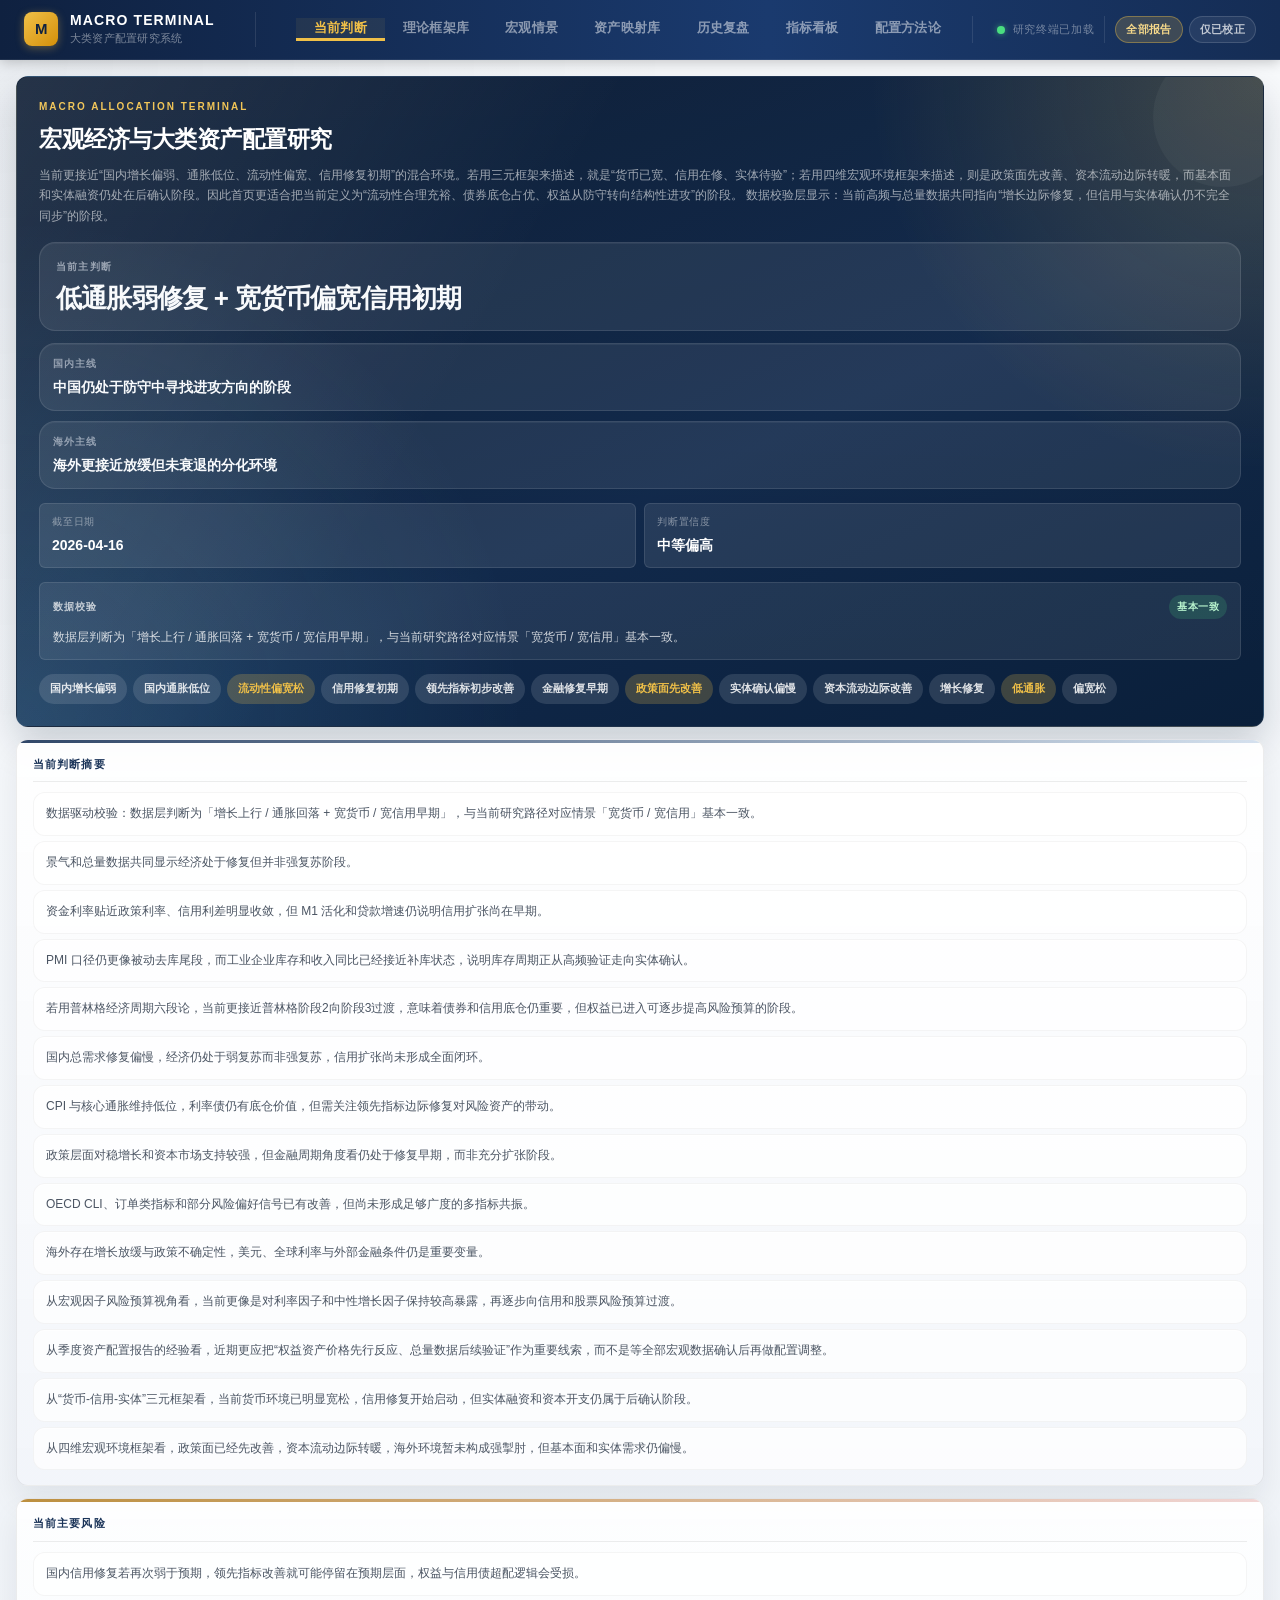
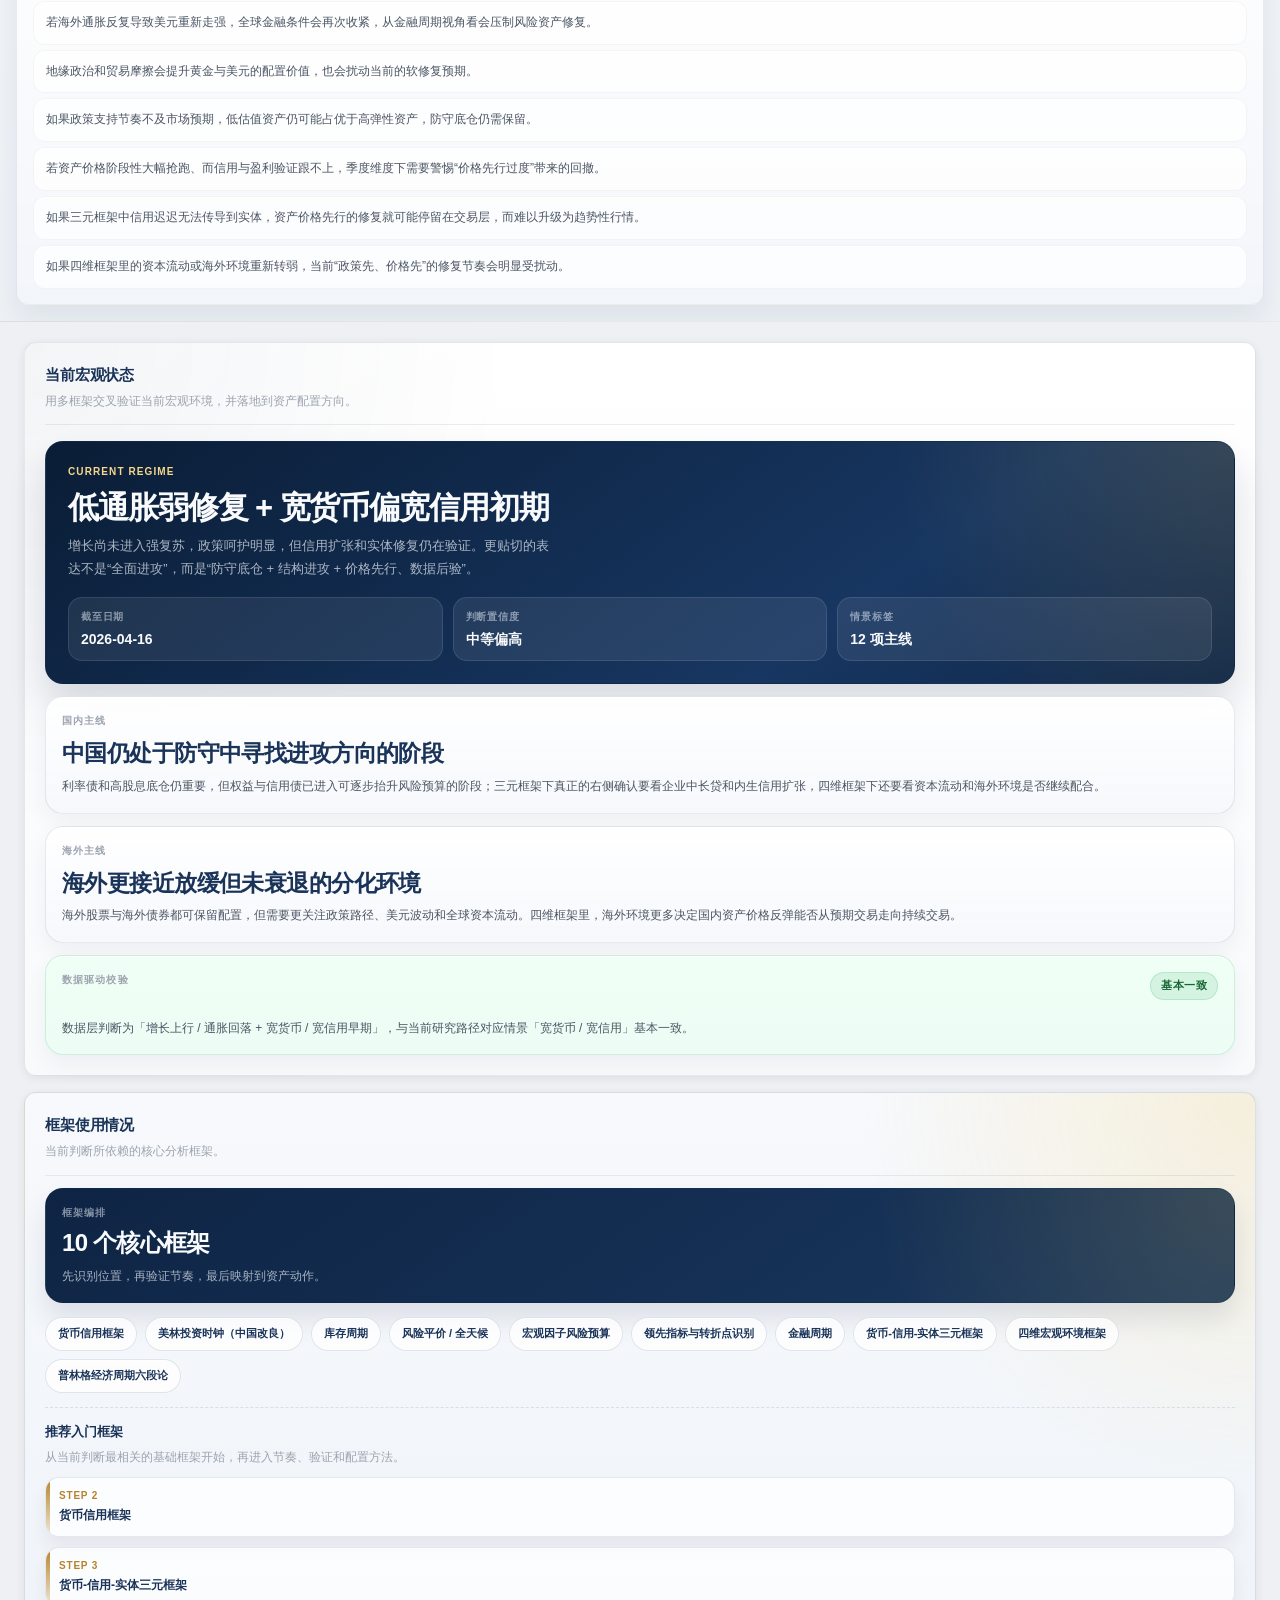
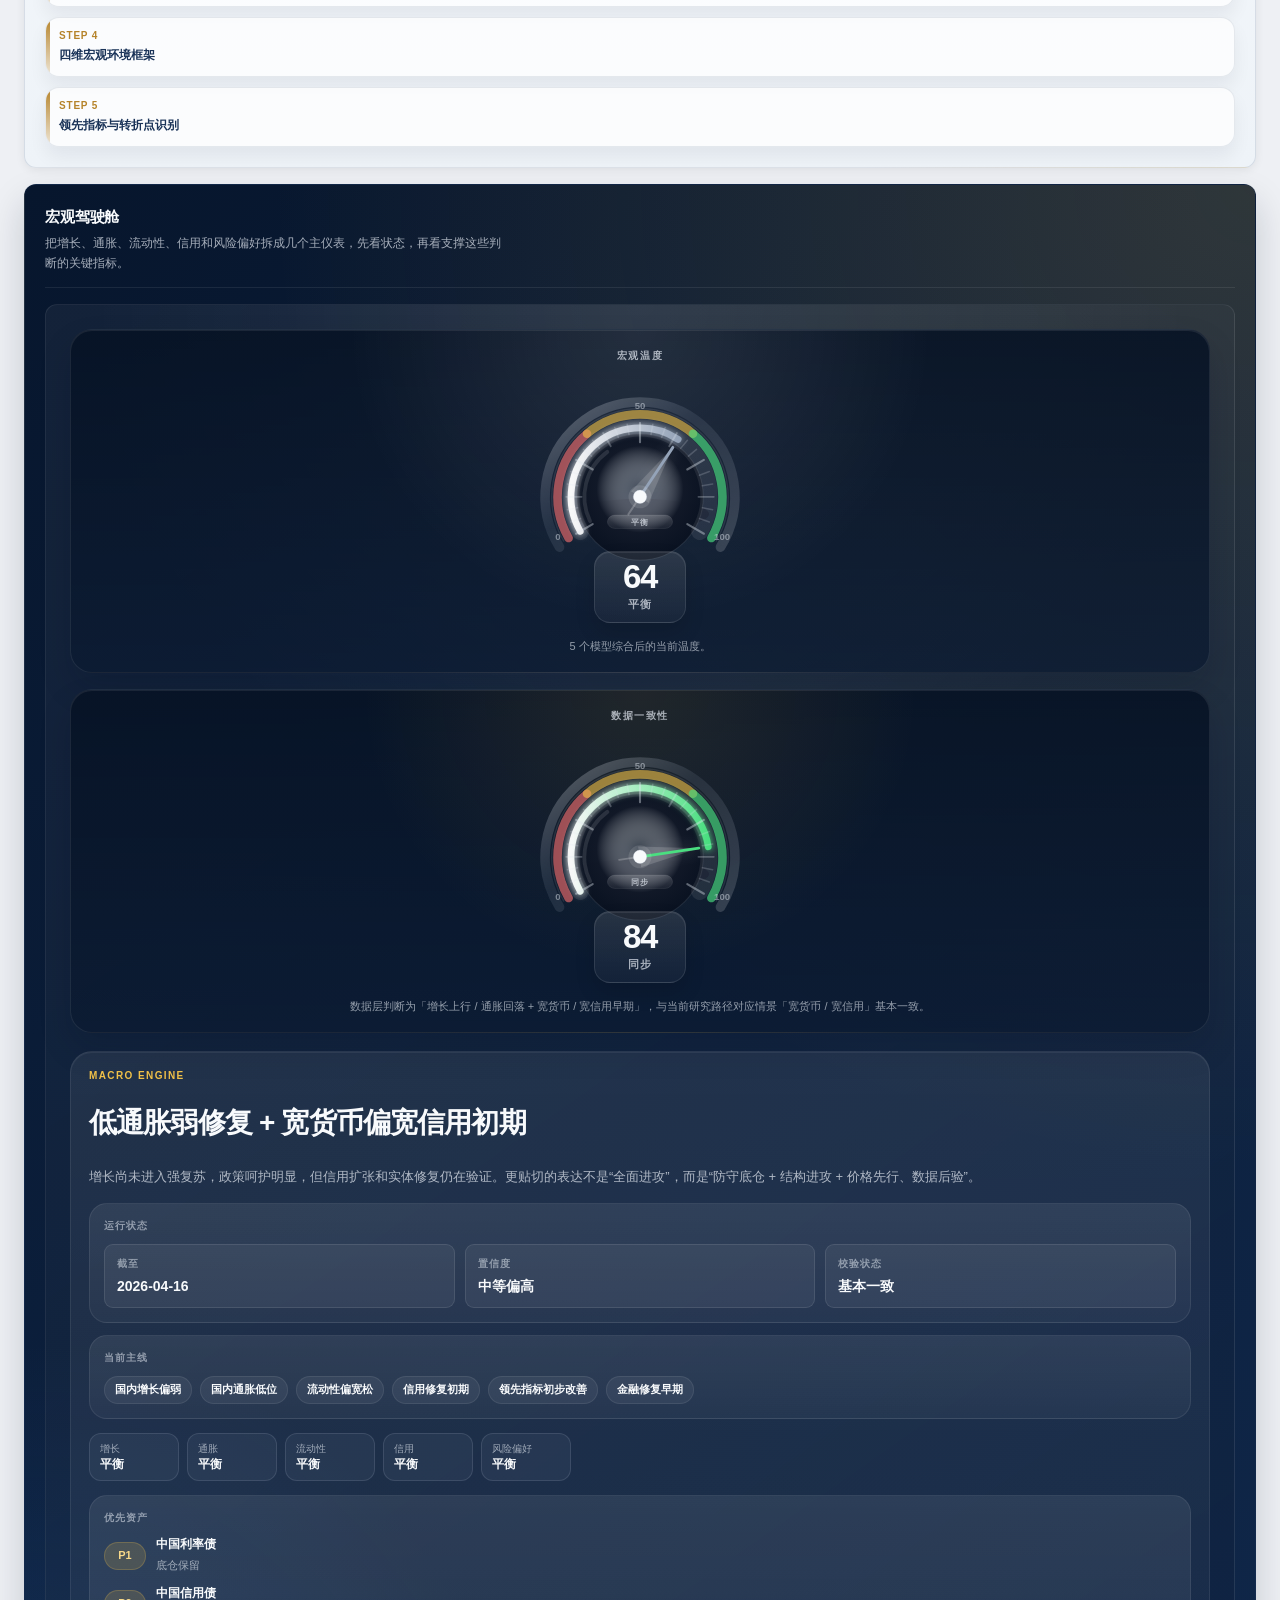
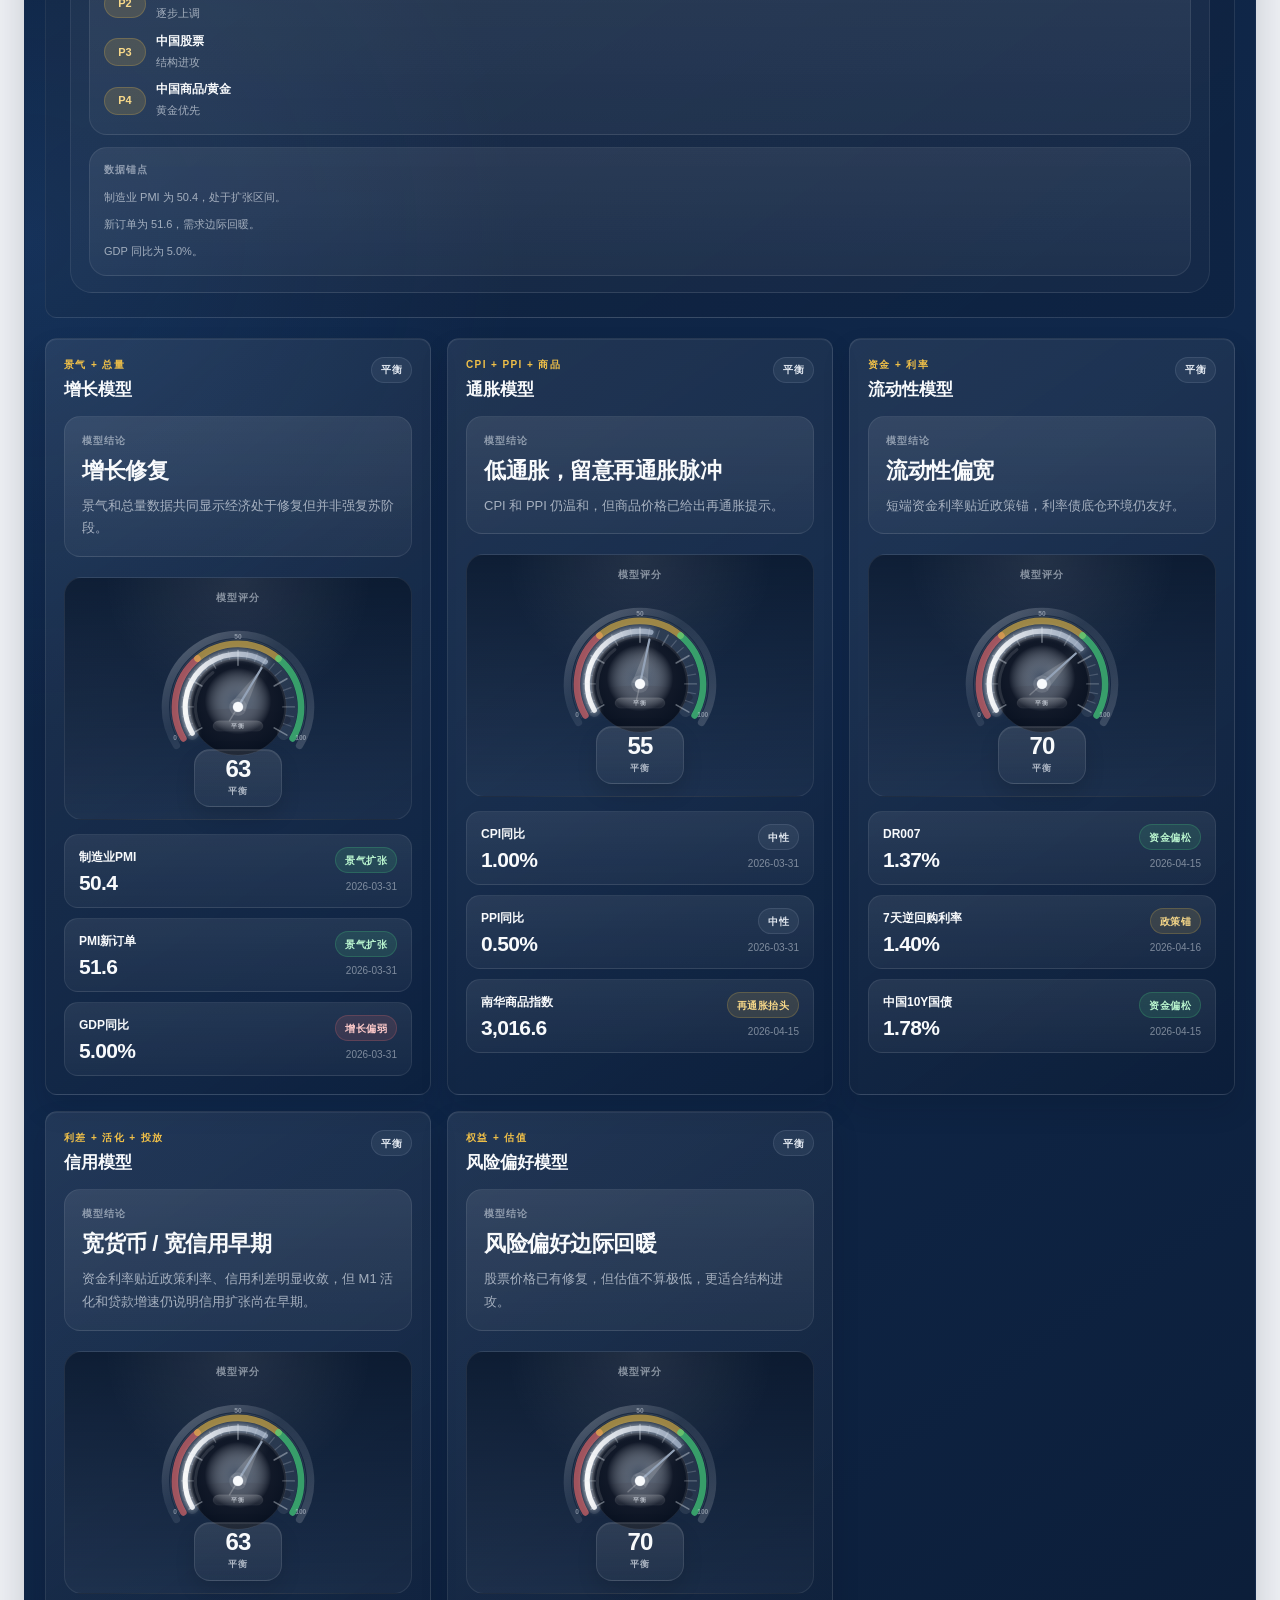
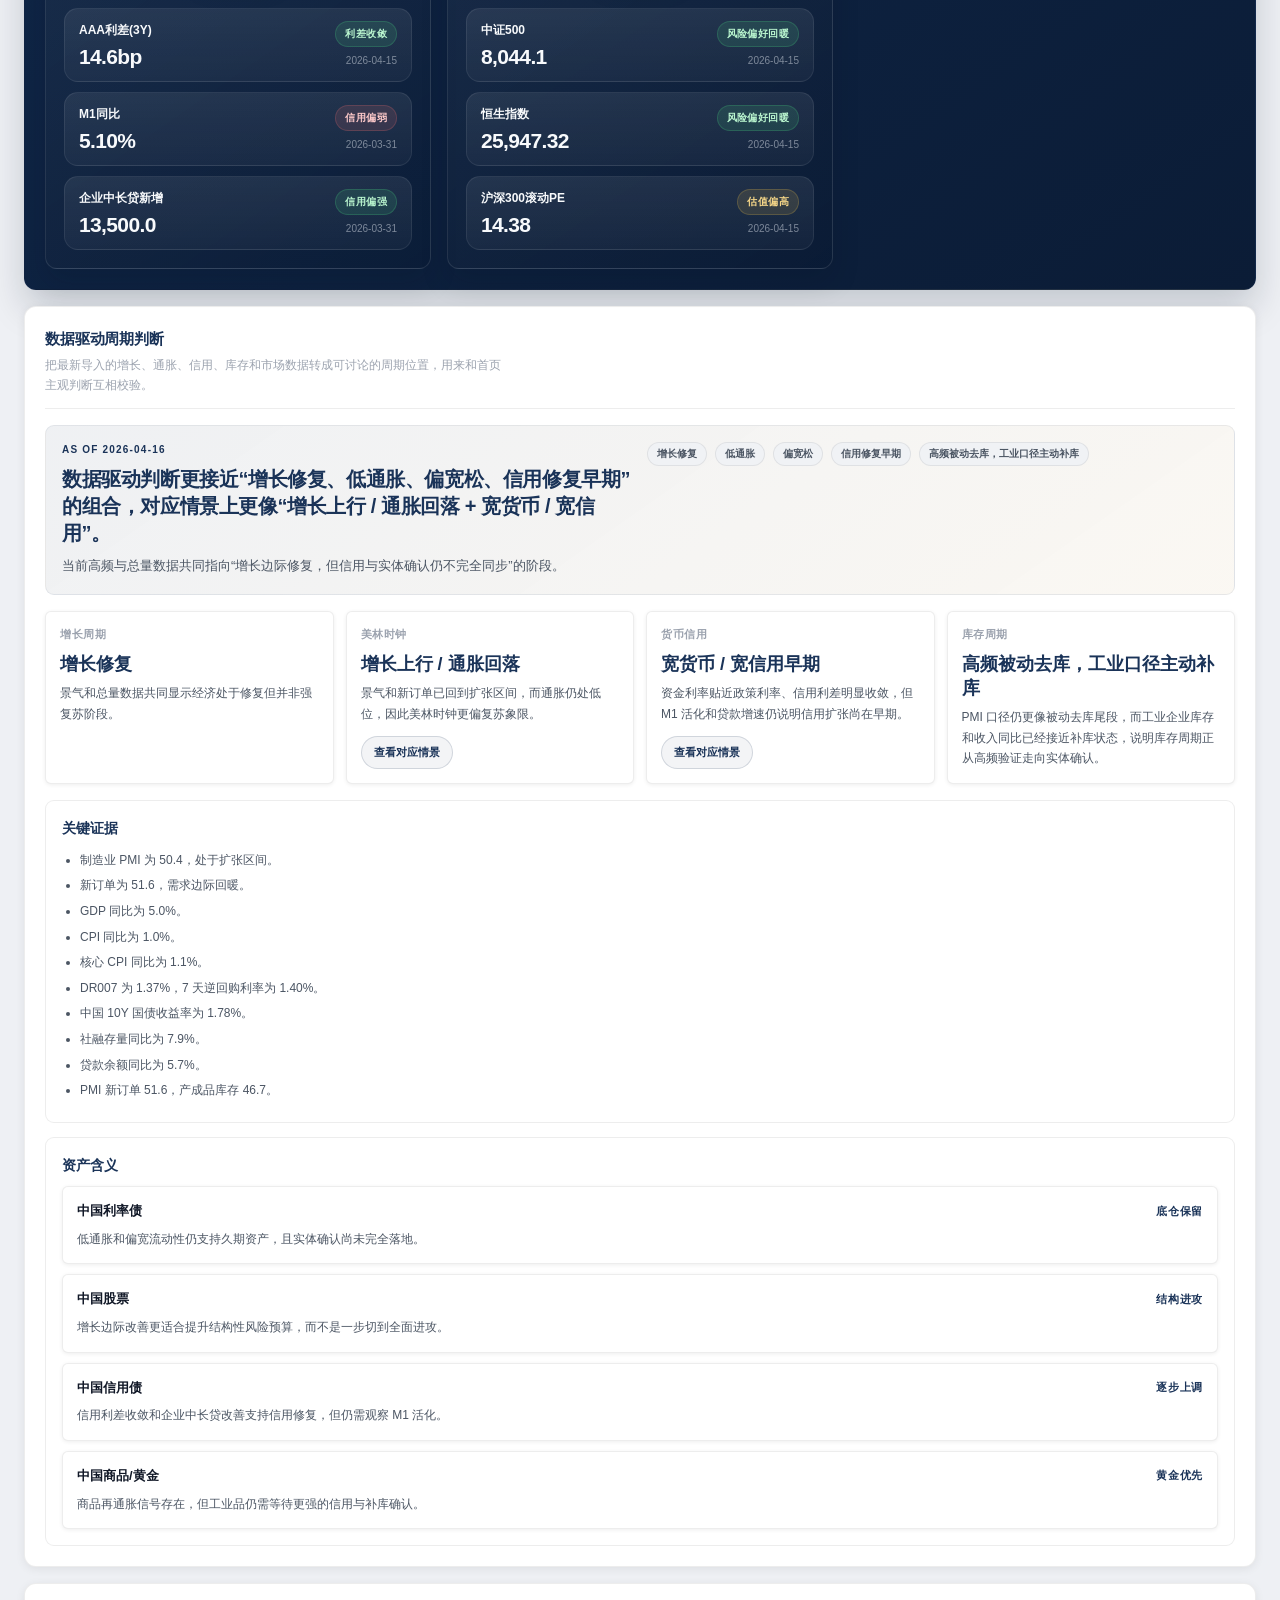
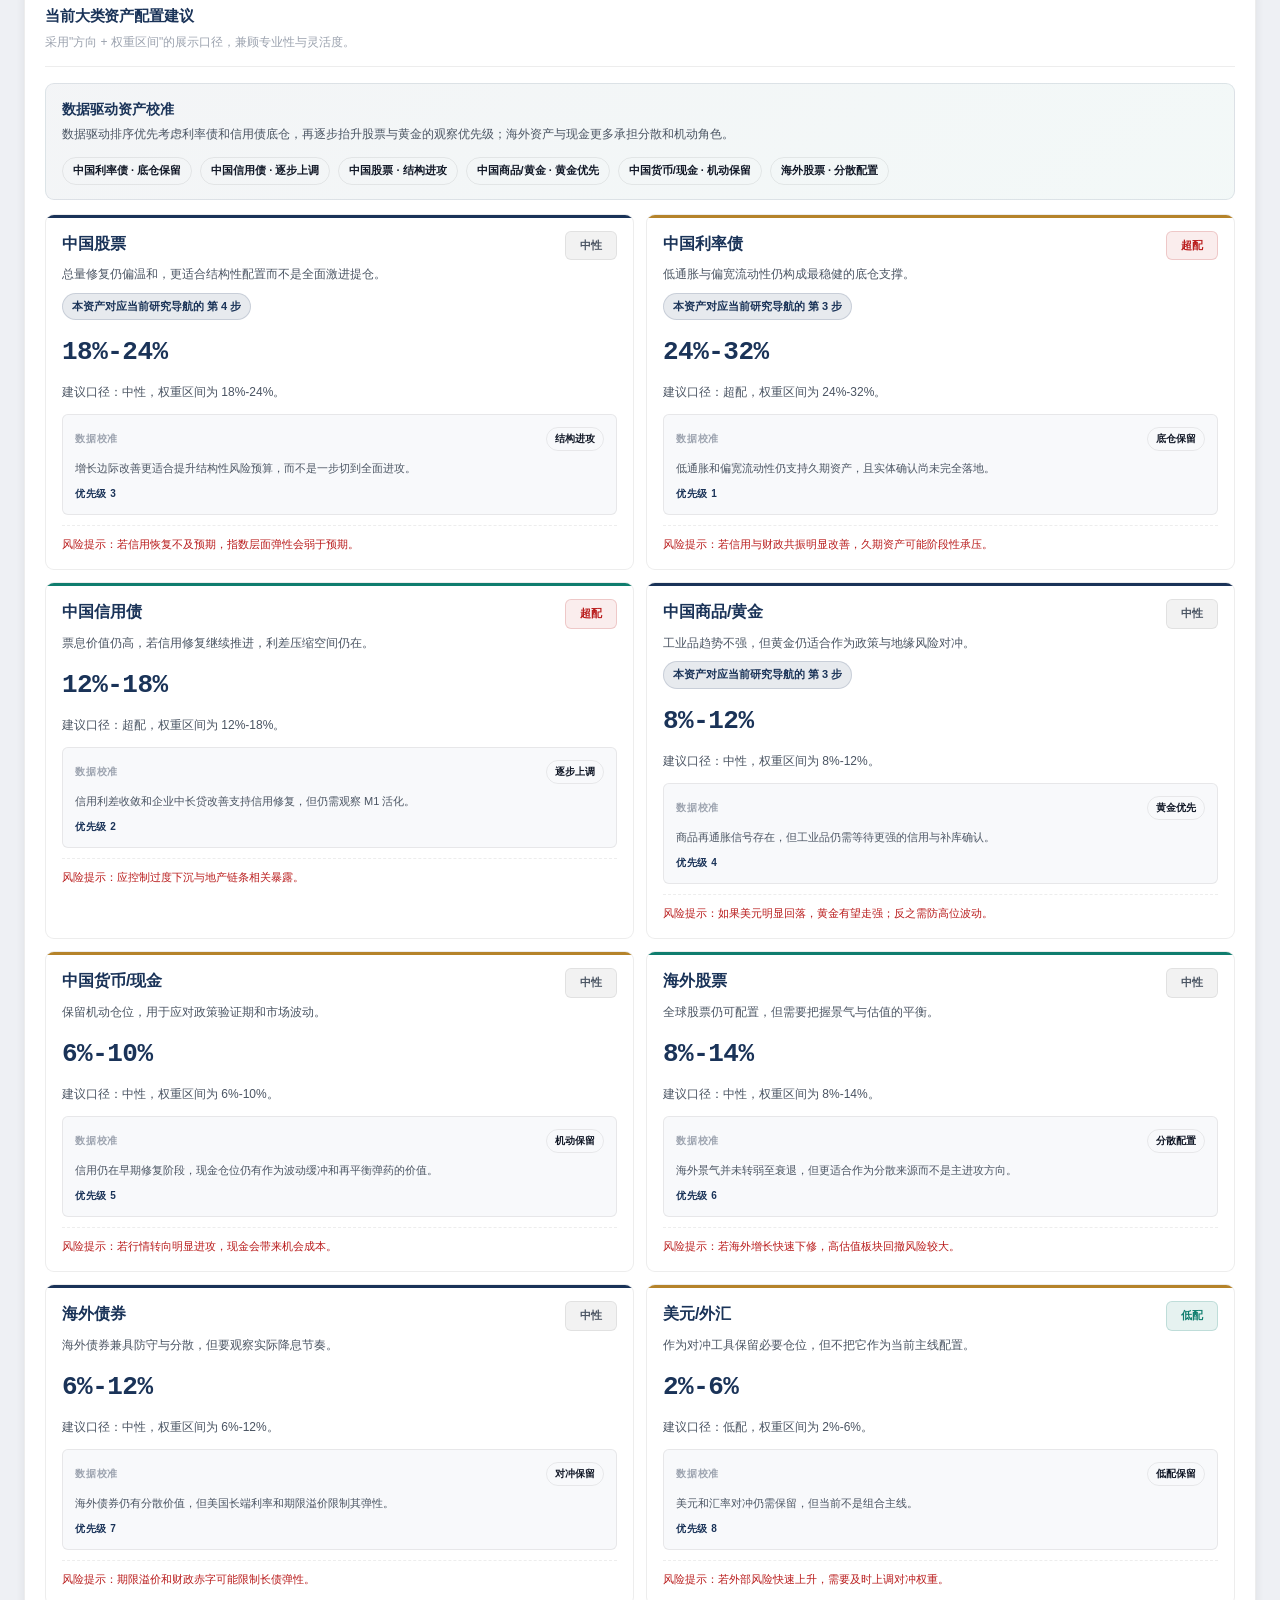
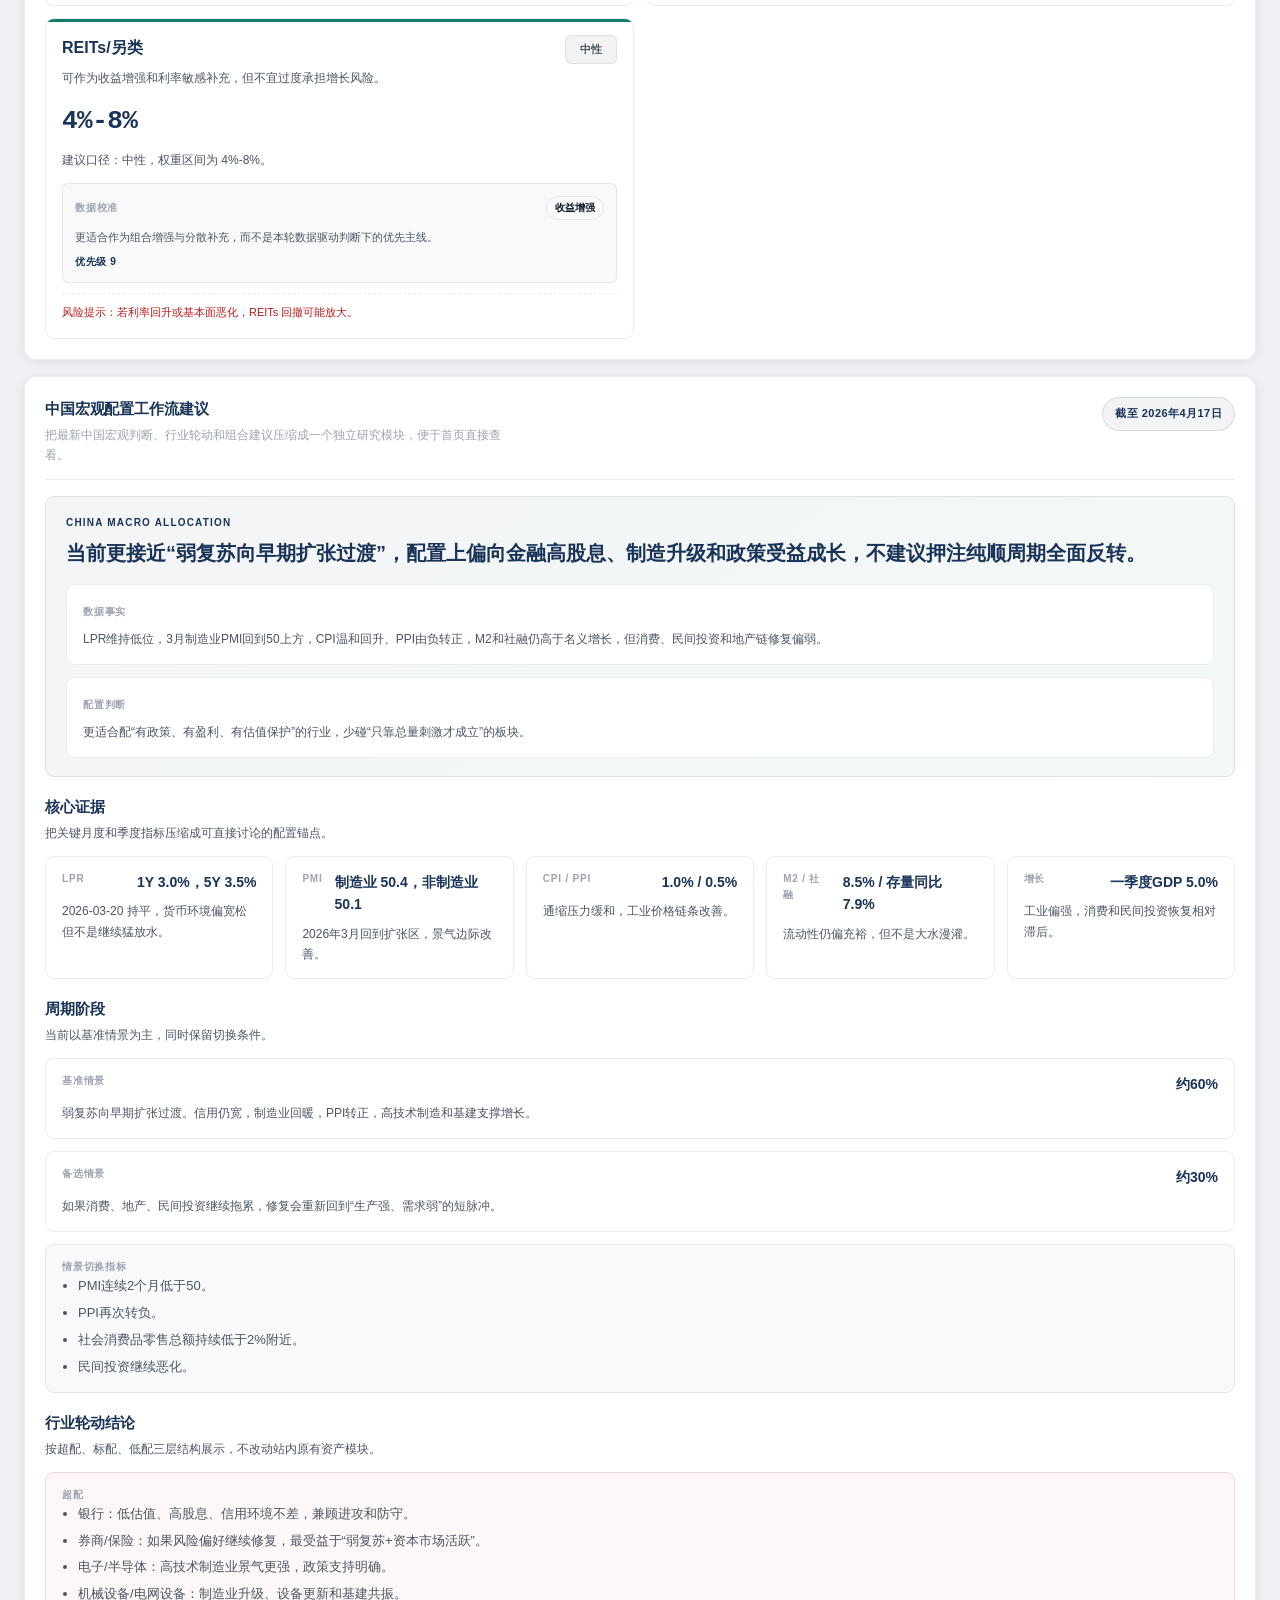
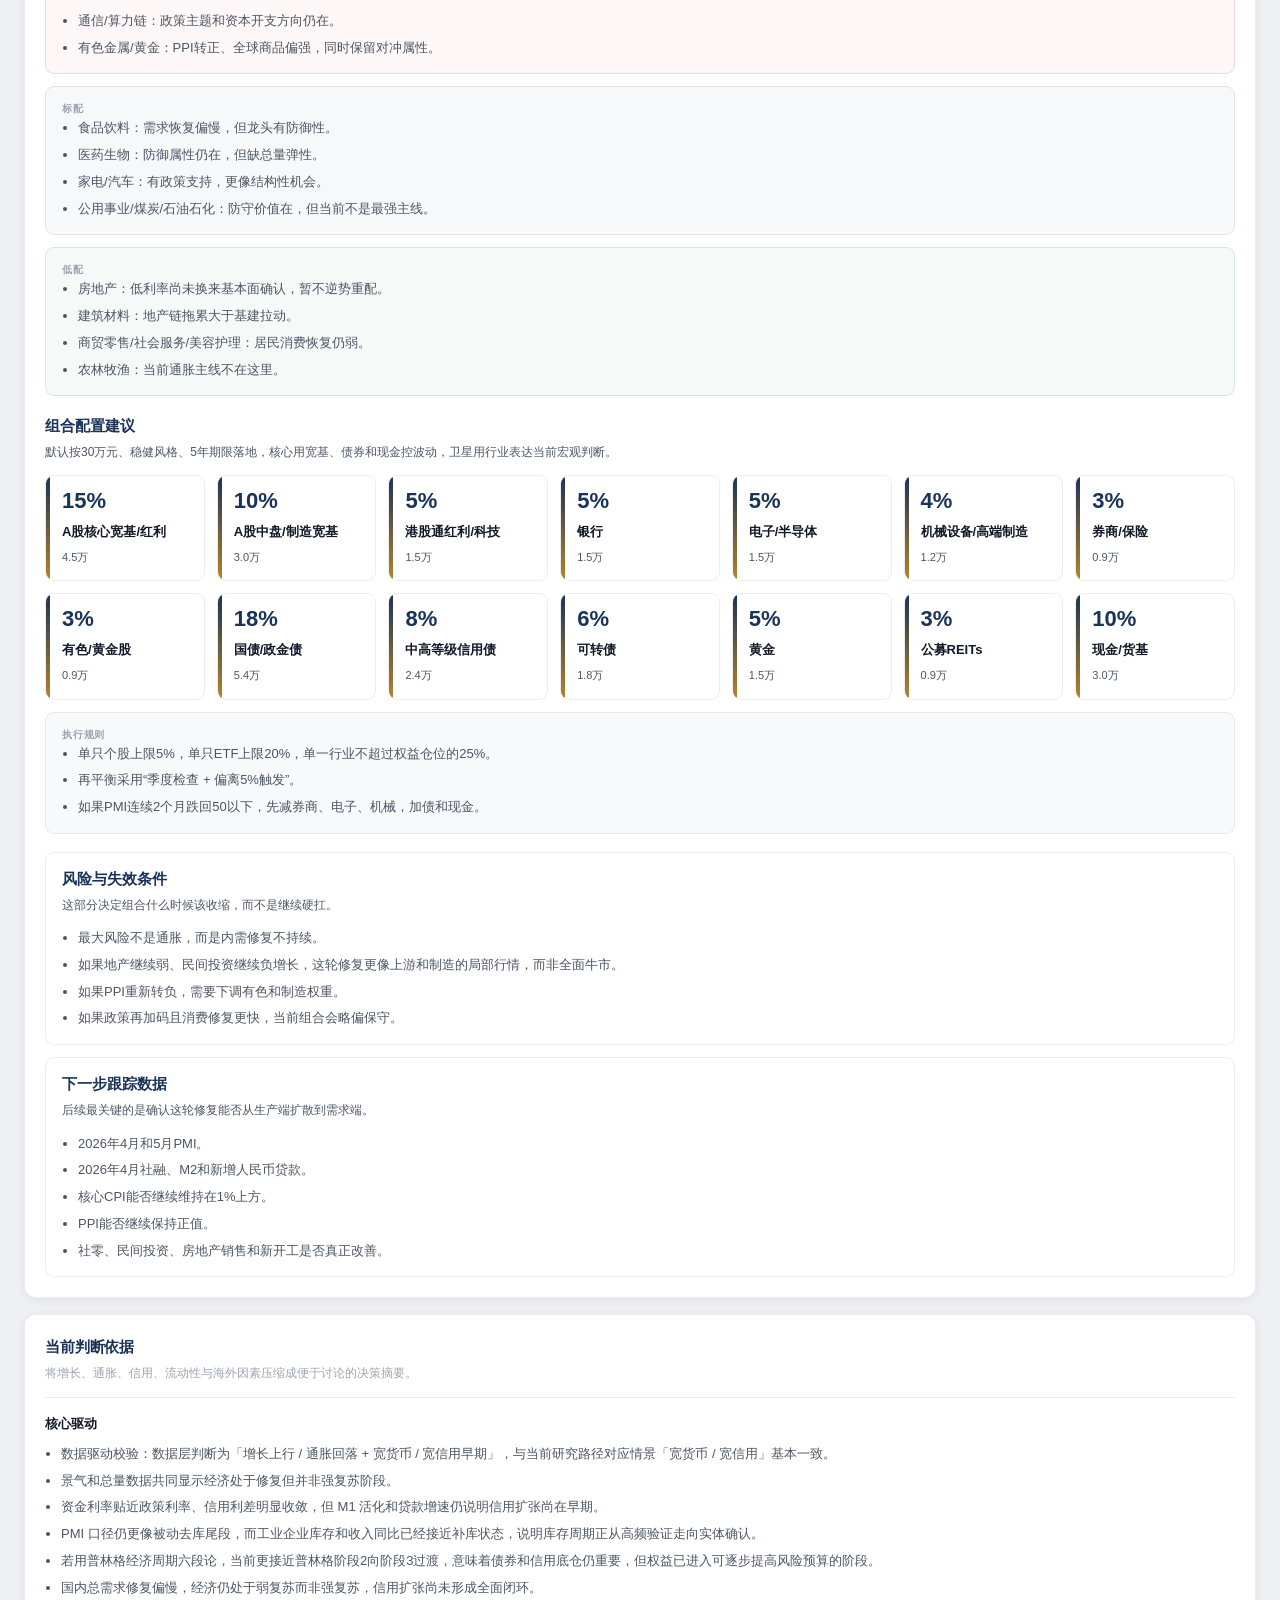
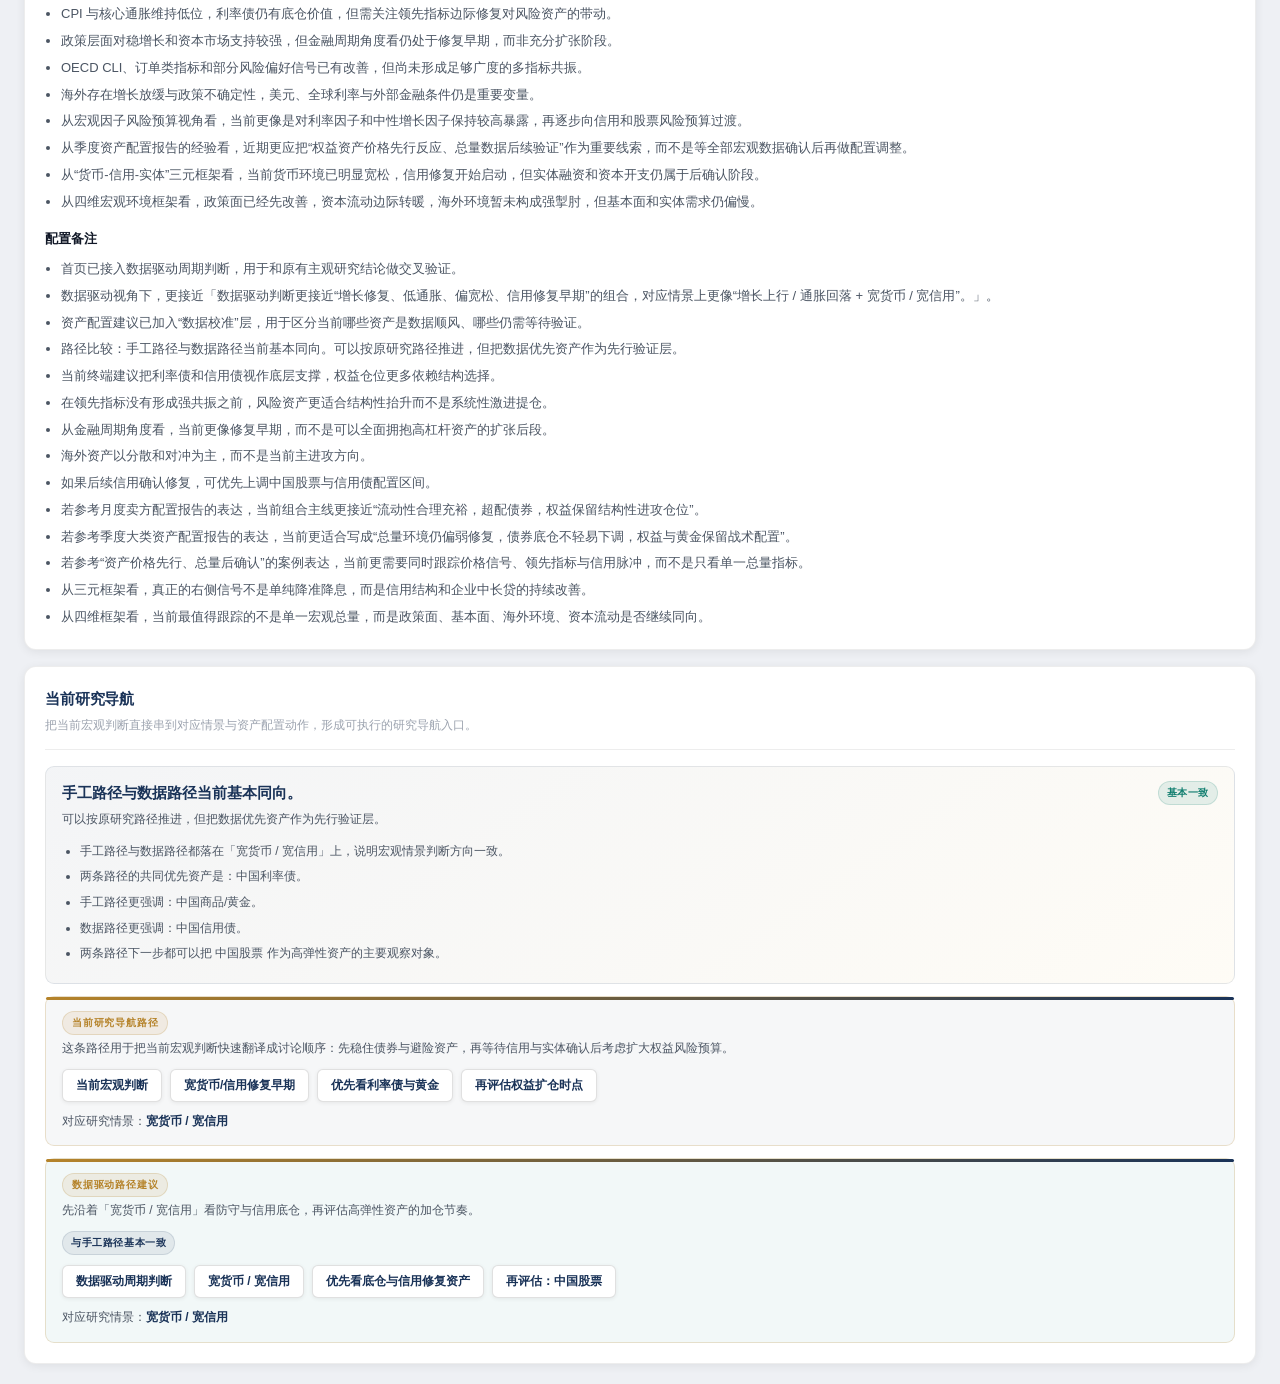
<file: index.html>
<!doctype html>
<html lang="zh-CN">
  <head>
    <meta charset="UTF-8" />
    <meta name="viewport" content="width=device-width, initial-scale=1.0" />
    <title>宏观配置终端 · Macro Allocation Terminal</title>
    <meta name="description" content="面向内部投研与FOF团队的宏观经济与大类资产配置展示终端。" />
    <link rel="stylesheet" href="./styles.css" />
  </head>
  <body>

    <!-- ── TOPBAR ─────────────────────────────────── -->
    <header class="topbar">
      <div class="topbar-brand">
        <div class="topbar-logo">M</div>
        <div>
          <div class="topbar-name">Macro Terminal</div>
          <div class="topbar-sub">大类资产配置研究系统</div>
        </div>
      </div>
      <nav class="topbar-tabs" id="main-tabs" role="tablist" aria-label="主导航"></nav>
      <div class="topbar-status">
        <div class="status-dot"></div>
        <span class="status-label">研究终端已加载</span>
        <div class="report-review-filter" id="report-review-filter" role="group" aria-label="外部报告筛选"></div>
      </div>
    </header>

    <!-- ── BODY SHELL ─────────────────────────────── -->
    <div class="shell">

      <!-- ── SIDEBAR ─────────────────────────────── -->
      <aside class="sidebar">
        <div class="sidebar-stack">
          <div class="hero-card">
            <div class="hero-kicker">Macro Allocation Terminal</div>
            <h1>宏观经济与大类资产配置研究</h1>
            <p id="hero-summary">用于统一展示宏观框架、历史复盘、当前判断与大类资产配置建议。</p>
            <div class="hero-brief-grid">
              <div class="hero-focus-card">
                <span class="hero-focus-label">当前主判断</span>
                <strong id="hero-state">—</strong>
              </div>
              <div class="hero-mini-stack">
                <div class="hero-mini-card">
                  <span>国内主线</span>
                  <strong id="hero-domestic">—</strong>
                </div>
                <div class="hero-mini-card">
                  <span>海外主线</span>
                  <strong id="hero-overseas">—</strong>
                </div>
              </div>
            </div>
            <div class="hero-meta">
              <div class="meta-item">
                <span class="meta-label">截至日期</span>
                <strong id="hero-date">—</strong>
              </div>
              <div class="meta-item">
                <span class="meta-label">判断置信度</span>
                <strong id="hero-confidence">—</strong>
              </div>
            </div>
            <div id="hero-validation"></div>
            <div class="tag-group" id="hero-regimes"></div>
          </div>

          <div class="sidebar-insight-grid">
            <div class="side-card side-card-summary">
              <div class="side-title">当前判断摘要</div>
              <div id="current-summary-points"></div>
            </div>

            <div class="side-card side-card-risk">
              <div class="side-title">当前主要风险</div>
              <div id="current-risk-points"></div>
            </div>
          </div>
        </div>
      </aside>

      <!-- ── MAIN ───────────────────────────────── -->
      <main class="main">

        <!-- Overview -->
        <section class="panel is-active" id="panel-overview" role="tabpanel" aria-labelledby="tab-overview" aria-hidden="false">
          <div class="overview-grid">
            <div class="card overview-main">
              <div class="section-head">
                <div>
                  <h2>当前宏观状态</h2>
                  <p>用多框架交叉验证当前宏观环境，并落地到资产配置方向。</p>
                </div>
              </div>
              <div class="summary-grid" id="macro-summary-cards"></div>
            </div>

            <div class="card overview-side">
              <div class="section-head compact">
                <div>
                  <h2>框架使用情况</h2>
                  <p>当前判断所依赖的核心分析框架。</p>
                </div>
              </div>
              <div id="framework-pills"></div>
              <div id="framework-reading-intro"></div>
            </div>
          </div>

          <div class="card">
            <div class="section-head">
              <div>
                <h2>数据驱动周期判断</h2>
                <p>把最新导入的增长、通胀、信用、库存和市场数据转成可讨论的周期位置，用来和首页主观判断互相校验。</p>
              </div>
            </div>
            <div id="overview-data-driven-view"></div>
          </div>

          <div class="card">
            <div class="section-head">
              <div>
                <h2>当前大类资产配置建议</h2>
                <p>采用"方向 + 权重区间"的展示口径，兼顾专业性与灵活度。</p>
              </div>
            </div>
            <div id="allocation-calibration-summary"></div>
            <div class="allocation-grid" id="allocation-grid"></div>
          </div>

          <div class="card">
            <div id="china-macro-allocation-module"></div>
          </div>

          <div class="card">
            <div class="section-head">
              <div>
                <h2>当前判断依据</h2>
                <p>将增长、通胀、信用、流动性与海外因素压缩成便于讨论的决策摘要。</p>
              </div>
            </div>
            <div class="reason-grid">
              <div>
                <h3 class="reason-title">核心驱动</h3>
                <ul class="bullet-list" id="driver-list"></ul>
              </div>
              <div>
                <h3 class="reason-title">配置备注</h3>
                <ul class="bullet-list" id="notes-list"></ul>
              </div>
            </div>
          </div>

          <div class="card">
            <div class="section-head">
              <div>
                <h2>当前研究导航</h2>
                <p>把当前宏观判断直接串到对应情景与资产配置动作，形成可执行的研究导航入口。</p>
              </div>
            </div>
            <div id="overview-research-path"></div>
          </div>
        </section>

        <!-- Frameworks -->
        <section class="panel" id="panel-frameworks" role="tabpanel" aria-labelledby="tab-frameworks" hidden aria-hidden="true">
          <div class="card">
            <div class="section-head">
              <div>
                <h2>理论框架库</h2>
                <p>按统一研究模板组织每个框架的思想、方法、机制、资产表现、指标、本土应用、历史表现与局限性。</p>
              </div>
            </div>
            <div class="framework-grid" id="framework-grid"></div>
            <div class="framework-knowledge-layout">
              <aside class="framework-outline" id="framework-outline"></aside>
              <div id="framework-detail"></div>
            </div>
          </div>
        </section>

        <!-- Scenarios -->
        <section class="panel" id="panel-scenarios" role="tabpanel" aria-labelledby="tab-scenarios" hidden aria-hidden="true">
          <div class="card">
            <div class="section-head">
              <div>
                <h2>宏观情景与资产表现</h2>
                <p>把不同框架映射成统一情景卡，再看各资产的理论排序与配置思路。</p>
              </div>
            </div>
            <div class="scenario-toggle" id="scenario-toggle"></div>
            <div class="panel-grid two-col">
              <div class="scenario-detail" id="scenario-detail"></div>
              <div class="scenario-assets" id="scenario-assets"></div>
            </div>
          </div>
        </section>

        <!-- Assets -->
        <section class="panel" id="panel-assets" role="tabpanel" aria-labelledby="tab-assets" hidden aria-hidden="true">
          <div class="card">
            <div class="section-head">
              <div>
                <h2>资产映射库</h2>
                <p>从资产本身出发，看核心驱动、配置角色、适用情景与常见误用，便于把宏观判断落实到具体资产语言。</p>
              </div>
            </div>
            <div class="index-intro-block" id="assets-index-intro"></div>
            <div id="asset-focus-banner"></div>
            <div class="asset-library-grid" id="asset-library-grid"></div>
          </div>
        </section>

        <!-- History -->
        <section class="panel" id="panel-history" role="tabpanel" aria-labelledby="tab-history" hidden aria-hidden="true">
          <div class="card">
            <div class="section-head">
              <div>
                <h2>历史阶段复盘</h2>
                <p>把理论框架落到具体时期，观察宏观背景、资产表现与可复盘结论。</p>
              </div>
            </div>
            <div class="history-grid" id="history-grid"></div>
          </div>
        </section>

        <!-- Indicators -->
        <section class="panel" id="panel-indicators" role="tabpanel" aria-labelledby="tab-indicators" hidden aria-hidden="true">
          <div class="card">
            <div class="section-head">
              <div>
                <h2>宏观经济仪表盘</h2>
                <p>优先接入外部宏观数据中的高频可用序列，同时保留人工研究判断，形成“价格先行 + 总量待验”的双层看板。</p>
              </div>
            </div>
            <div id="macro-dashboard-root"></div>
            <div class="indicator-manual-section">
              <div class="section-head compact">
                <div>
                  <h2>数据驱动补充</h2>
                  <p>把周期判断、高频商品信号和资产含义压缩成便于讨论的解释层，减少对静态手工分组的依赖。</p>
                </div>
              </div>
              <div class="indicator-groups" id="indicator-groups"></div>
            </div>
          </div>
        </section>

        <!-- Methods -->
        <section class="panel" id="panel-methods" role="tabpanel" aria-labelledby="tab-methods" hidden aria-hidden="true">
          <div class="card">
            <div class="section-head">
              <div>
                <h2>配置方法论</h2>
                <p>解释"方向判断"与"权重分配"如何衔接，避免只讲观点不讲组合。</p>
              </div>
            </div>
            <div class="index-intro-block" id="methods-index-intro"></div>
            <div class="method-grid" id="method-grid"></div>
          </div>
        </section>

      </main>
    </div>

    <script src="./data/macro_allocation_bundle.js"></script>
    <script src="./app.js"></script>
  </body>
</html>
</file>
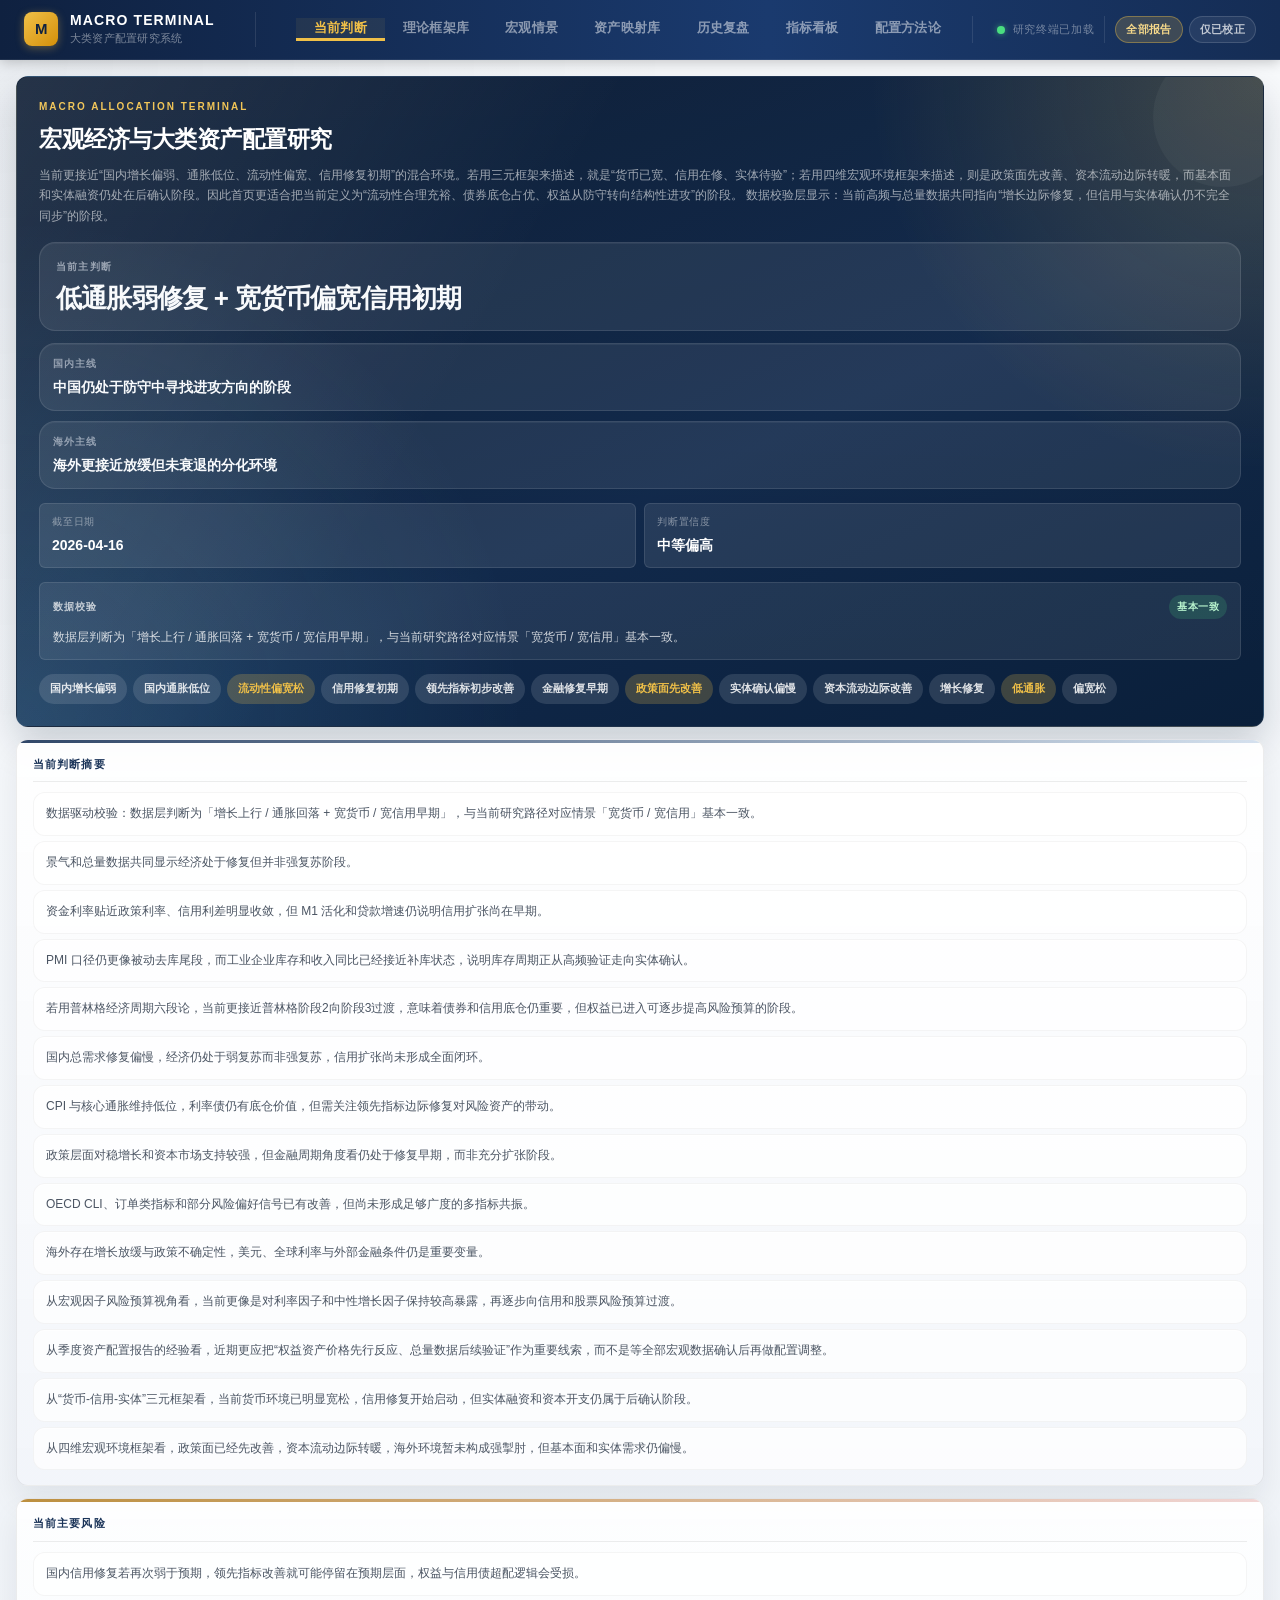
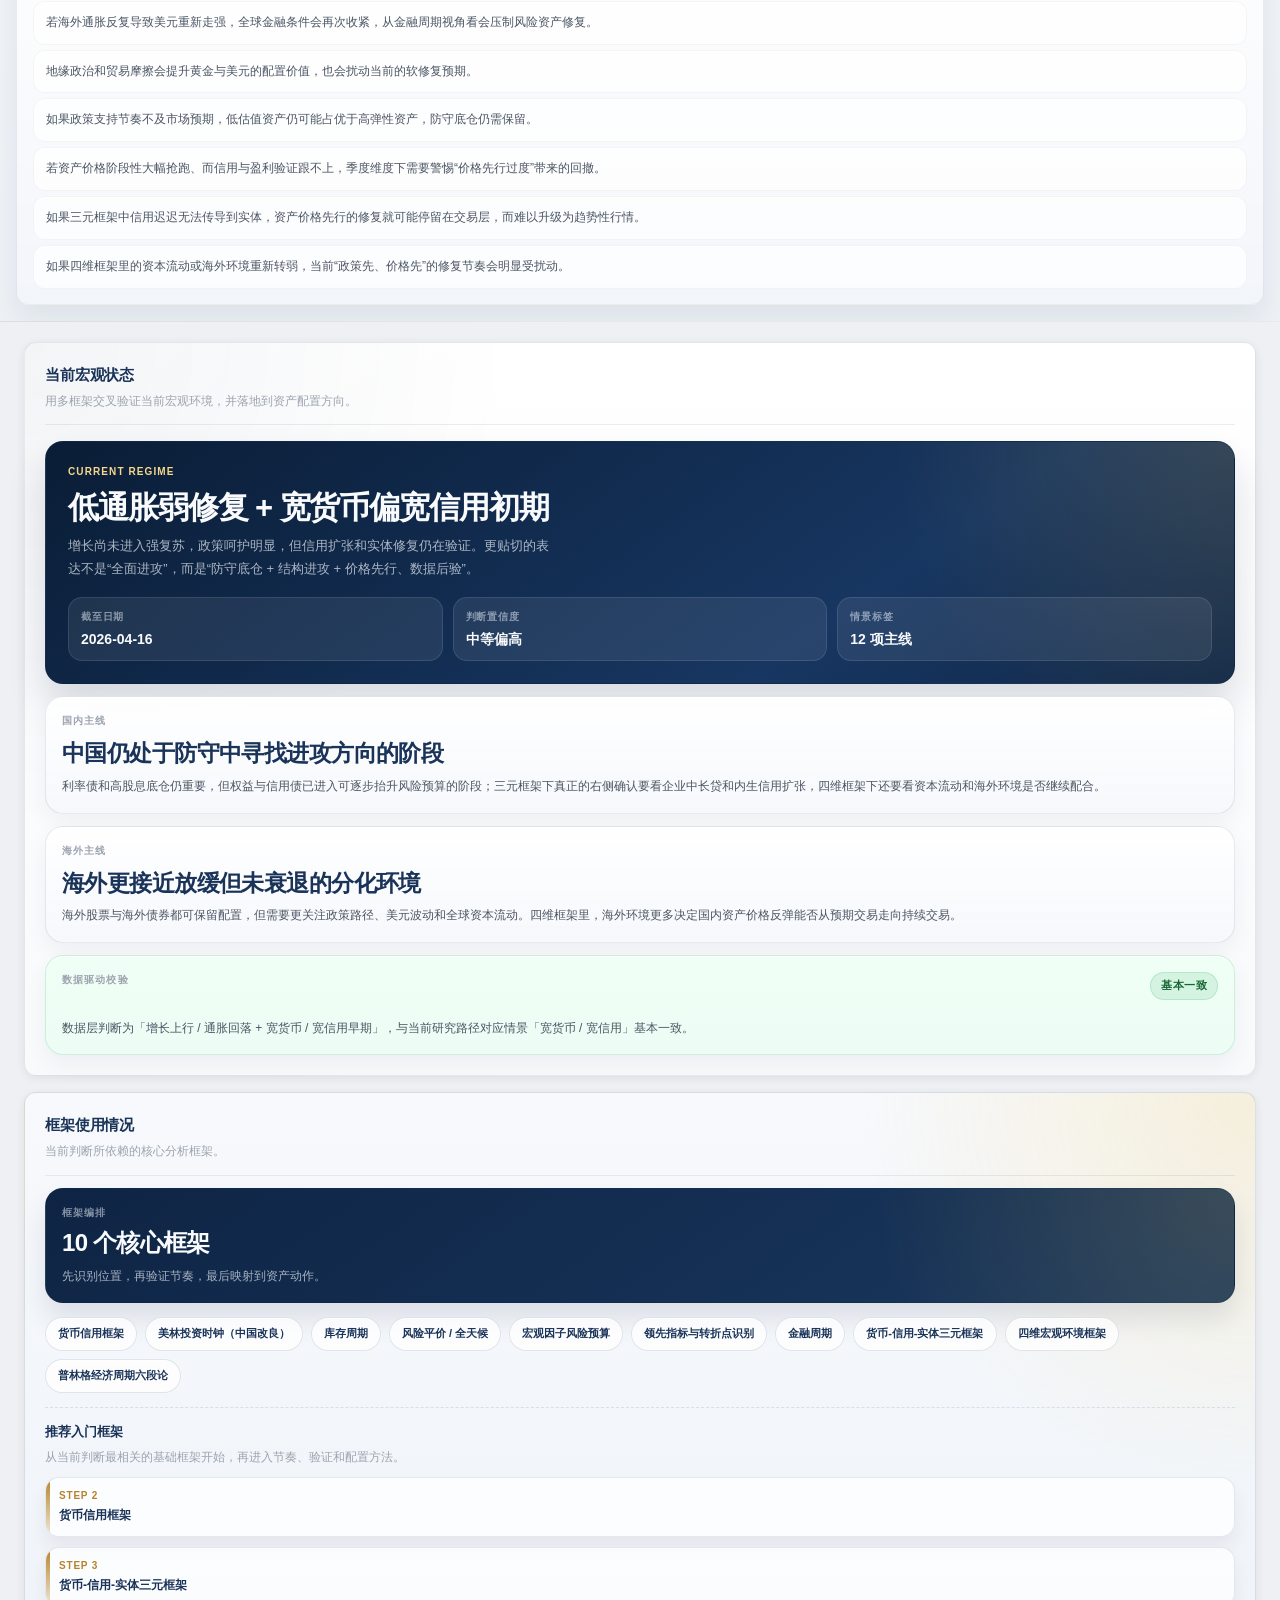
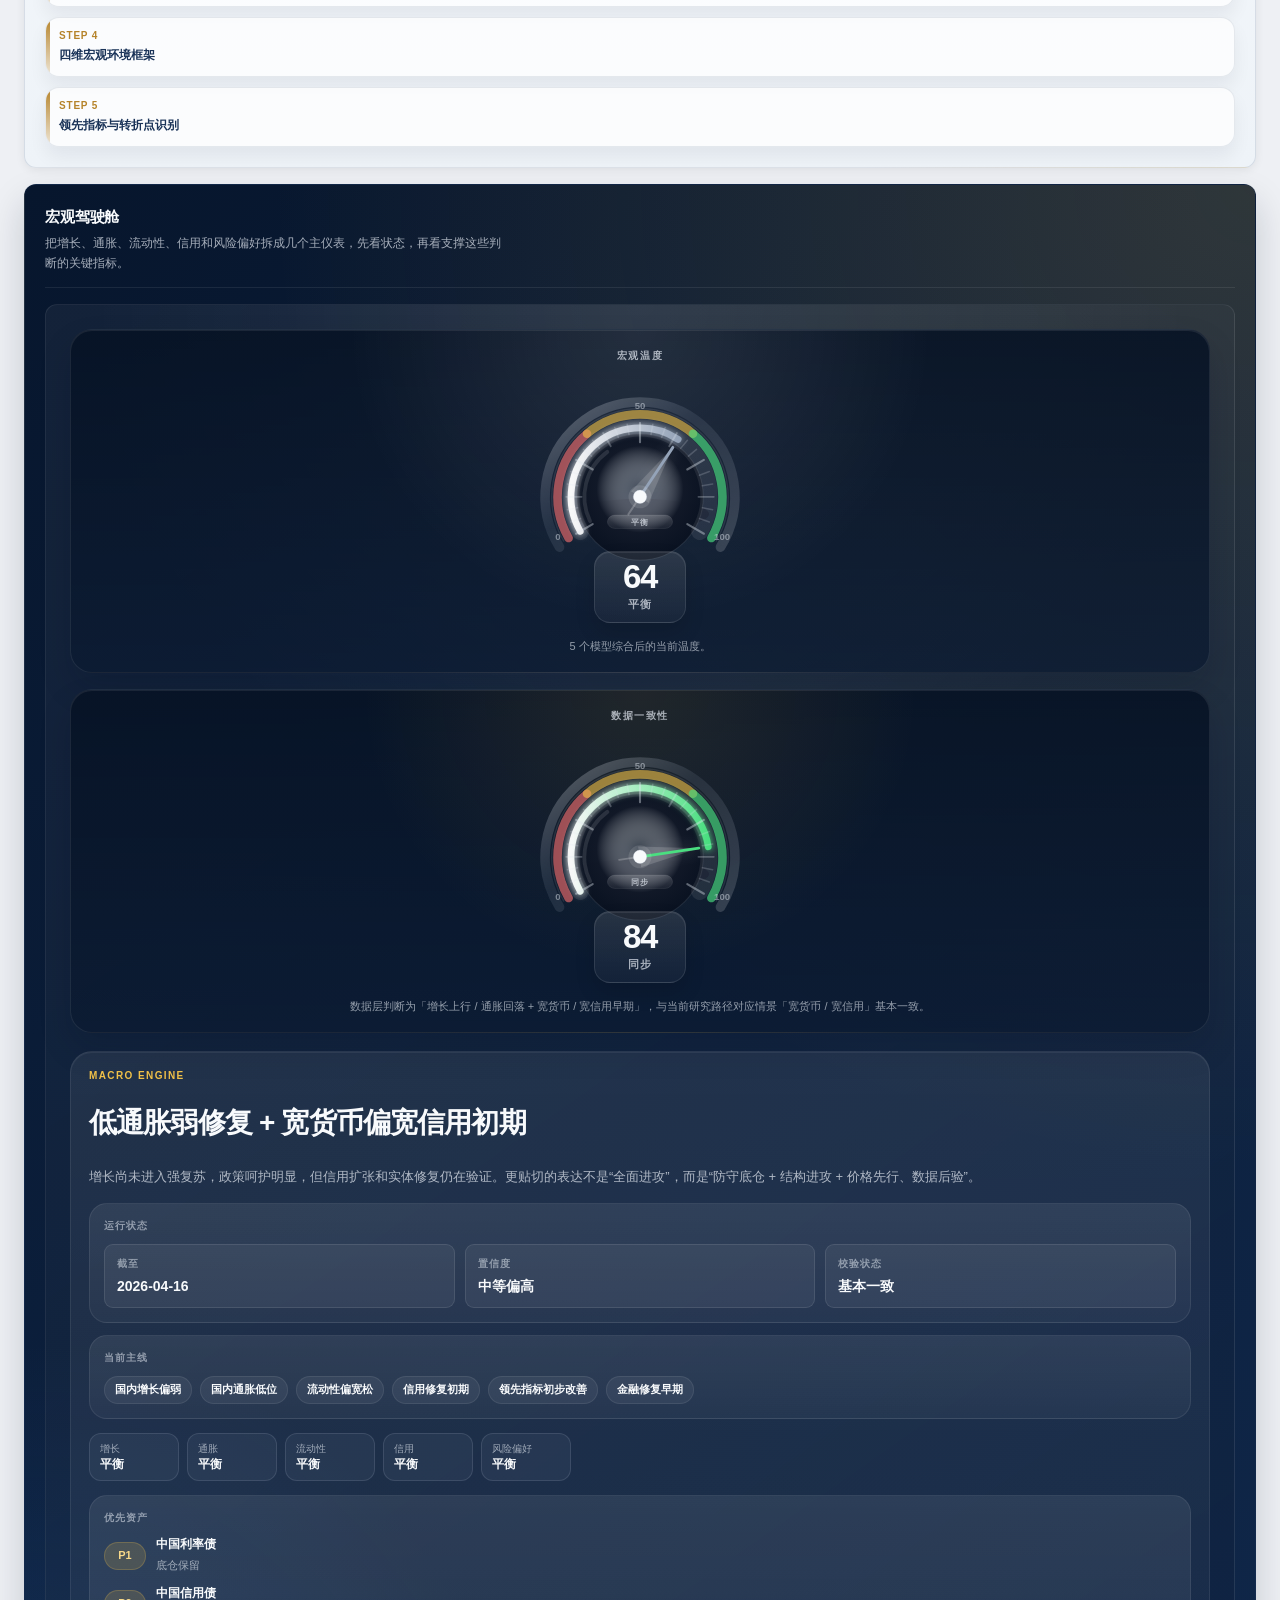
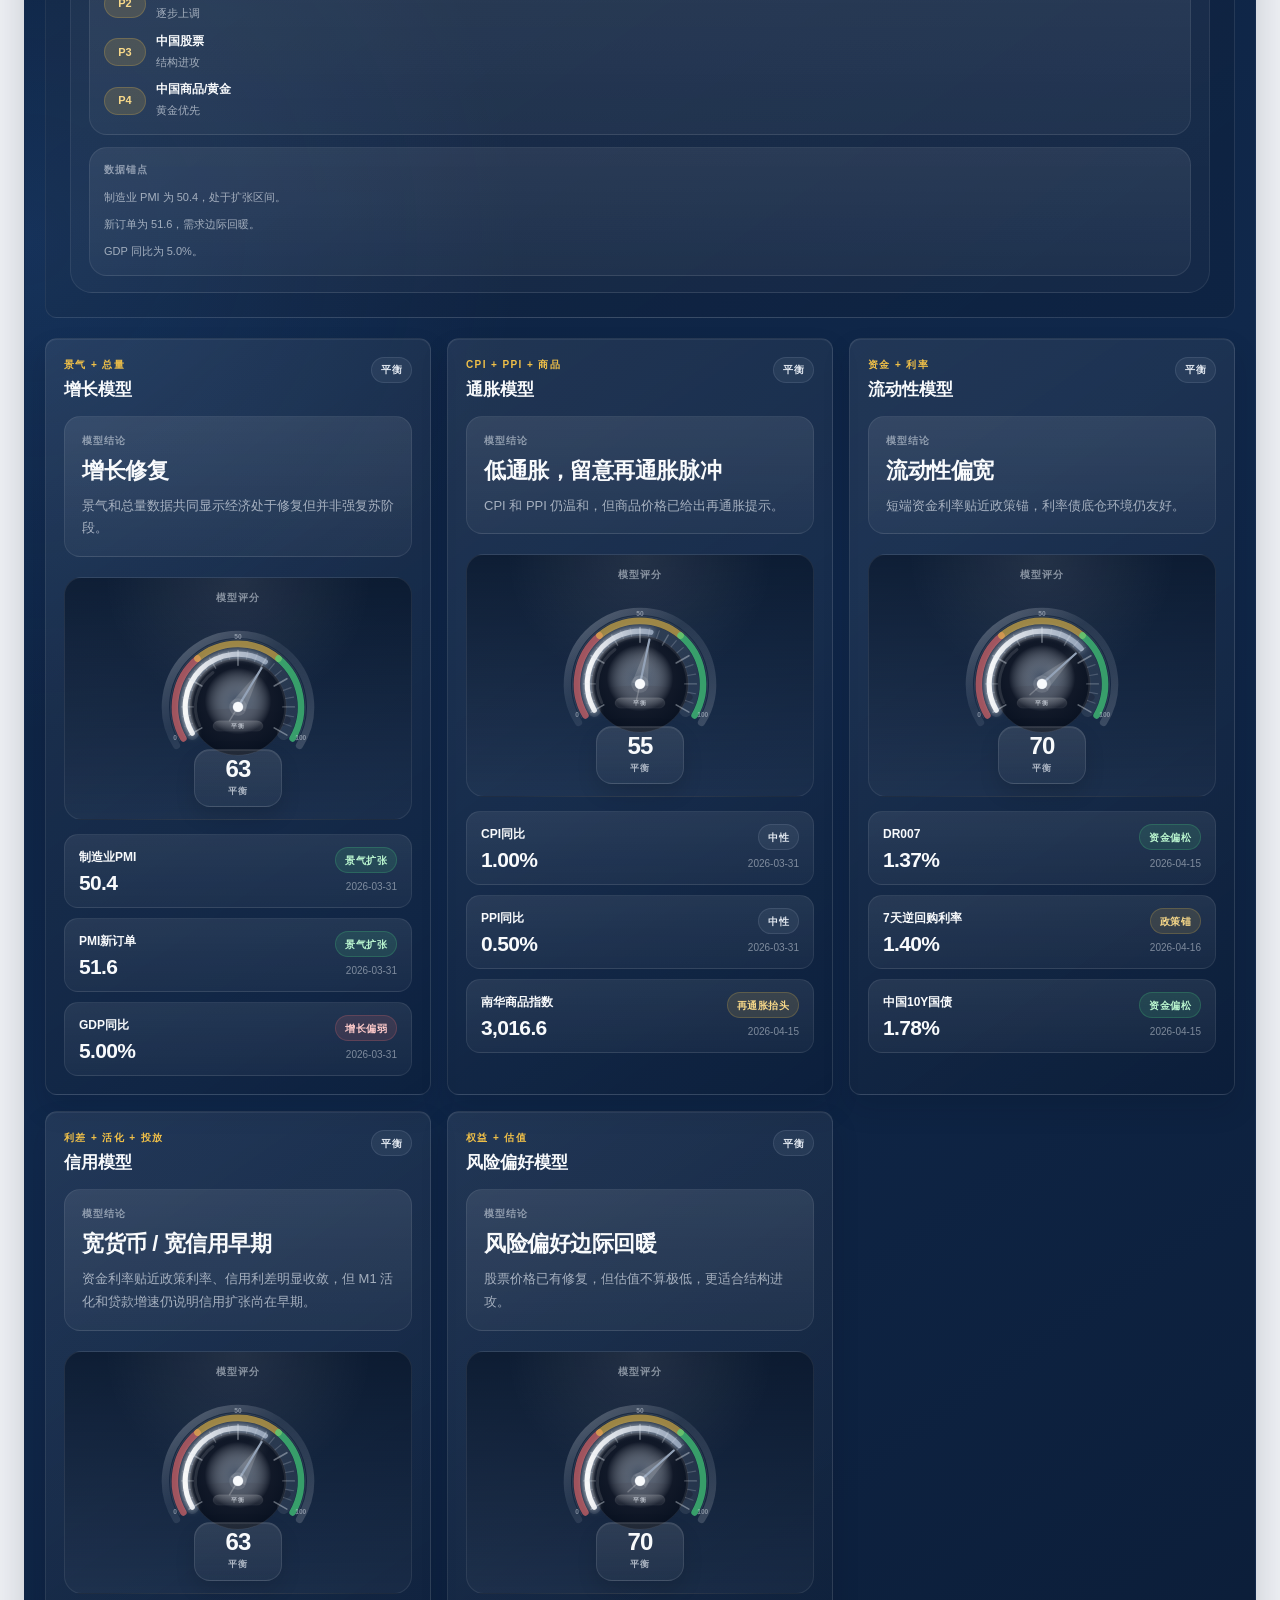
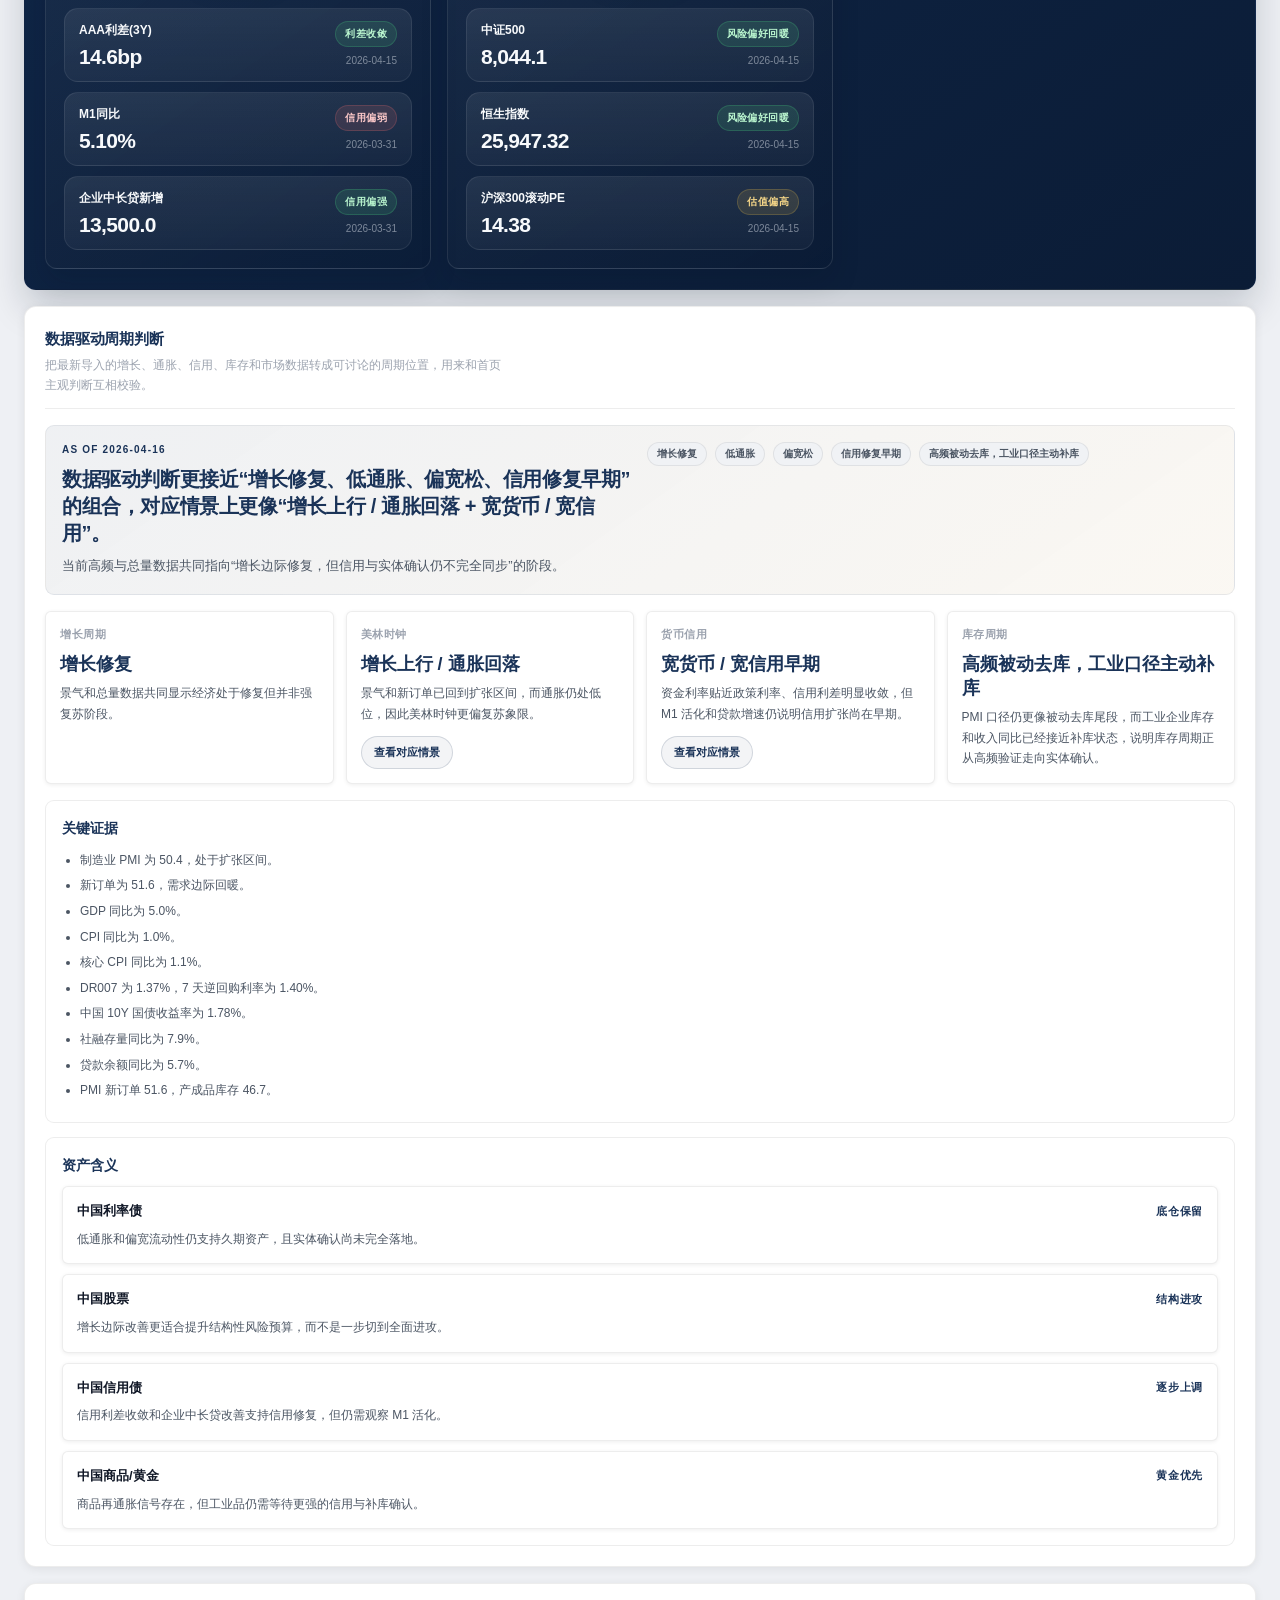
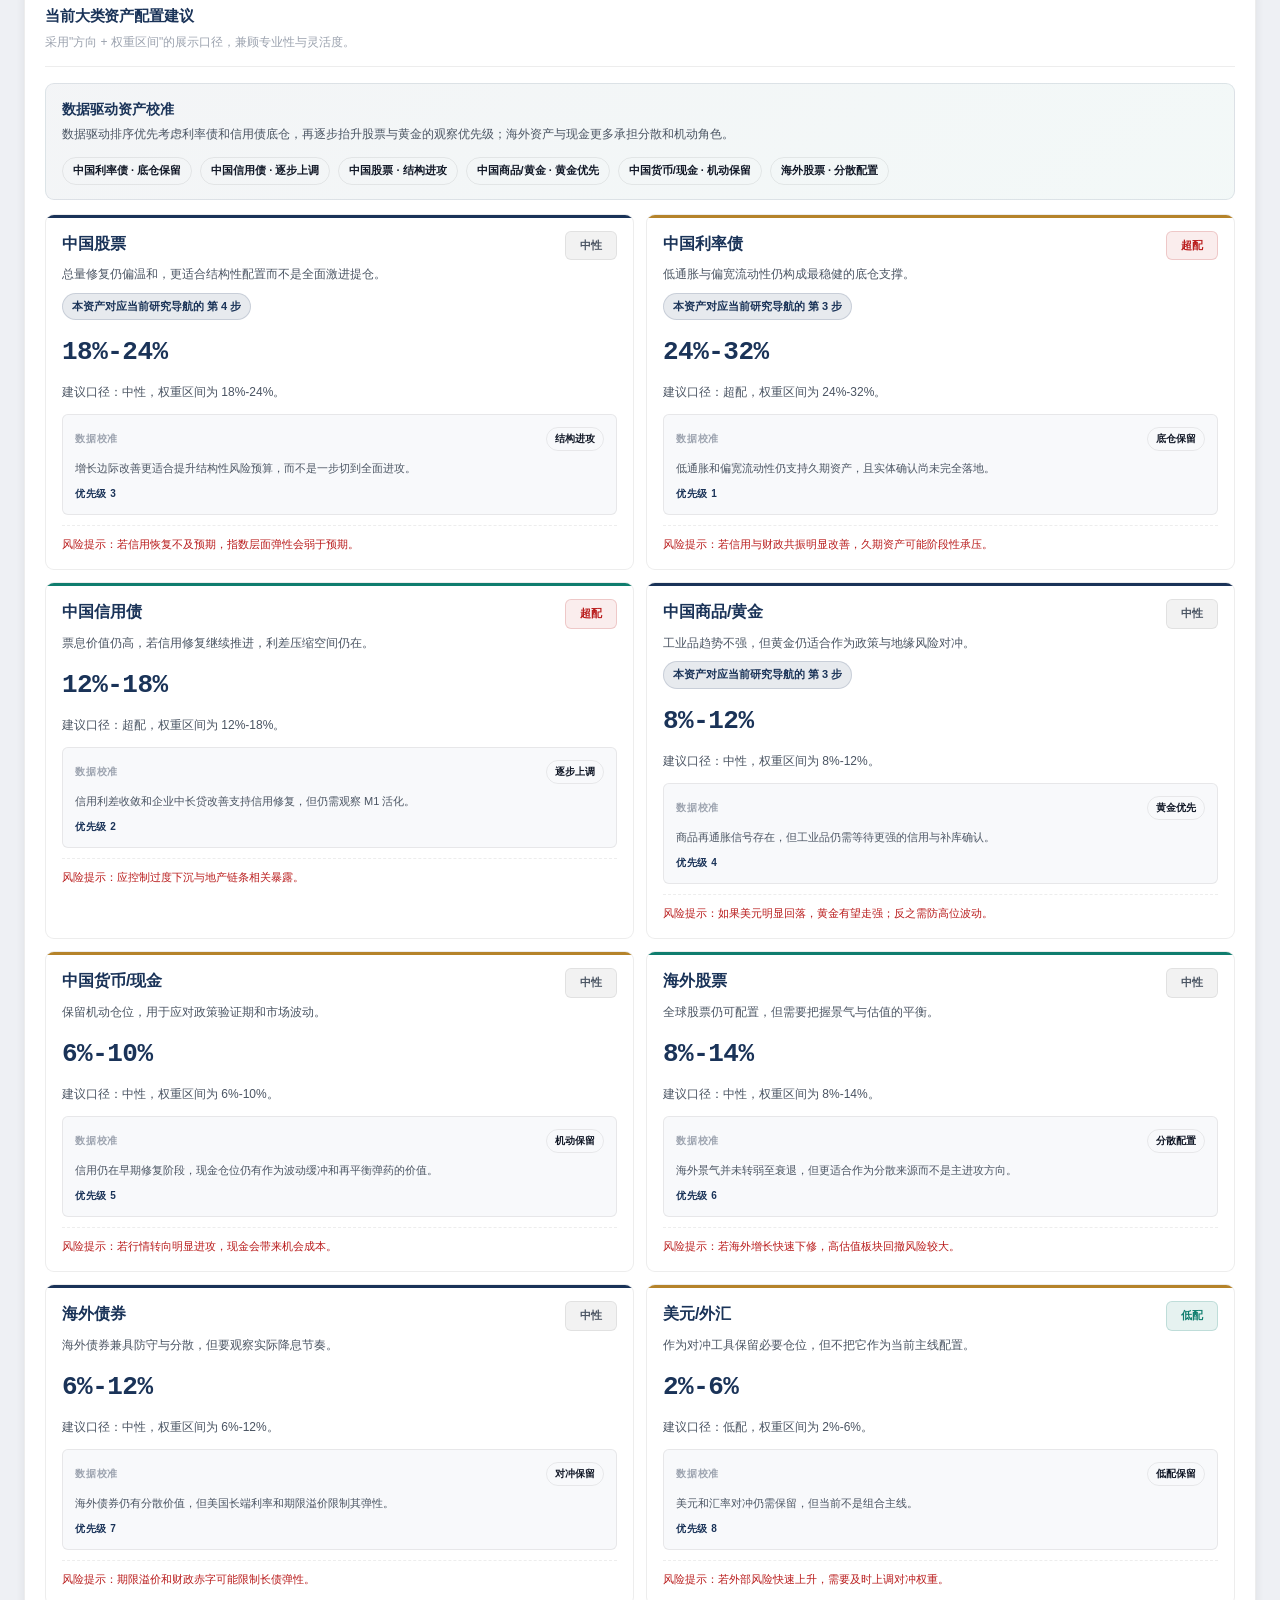
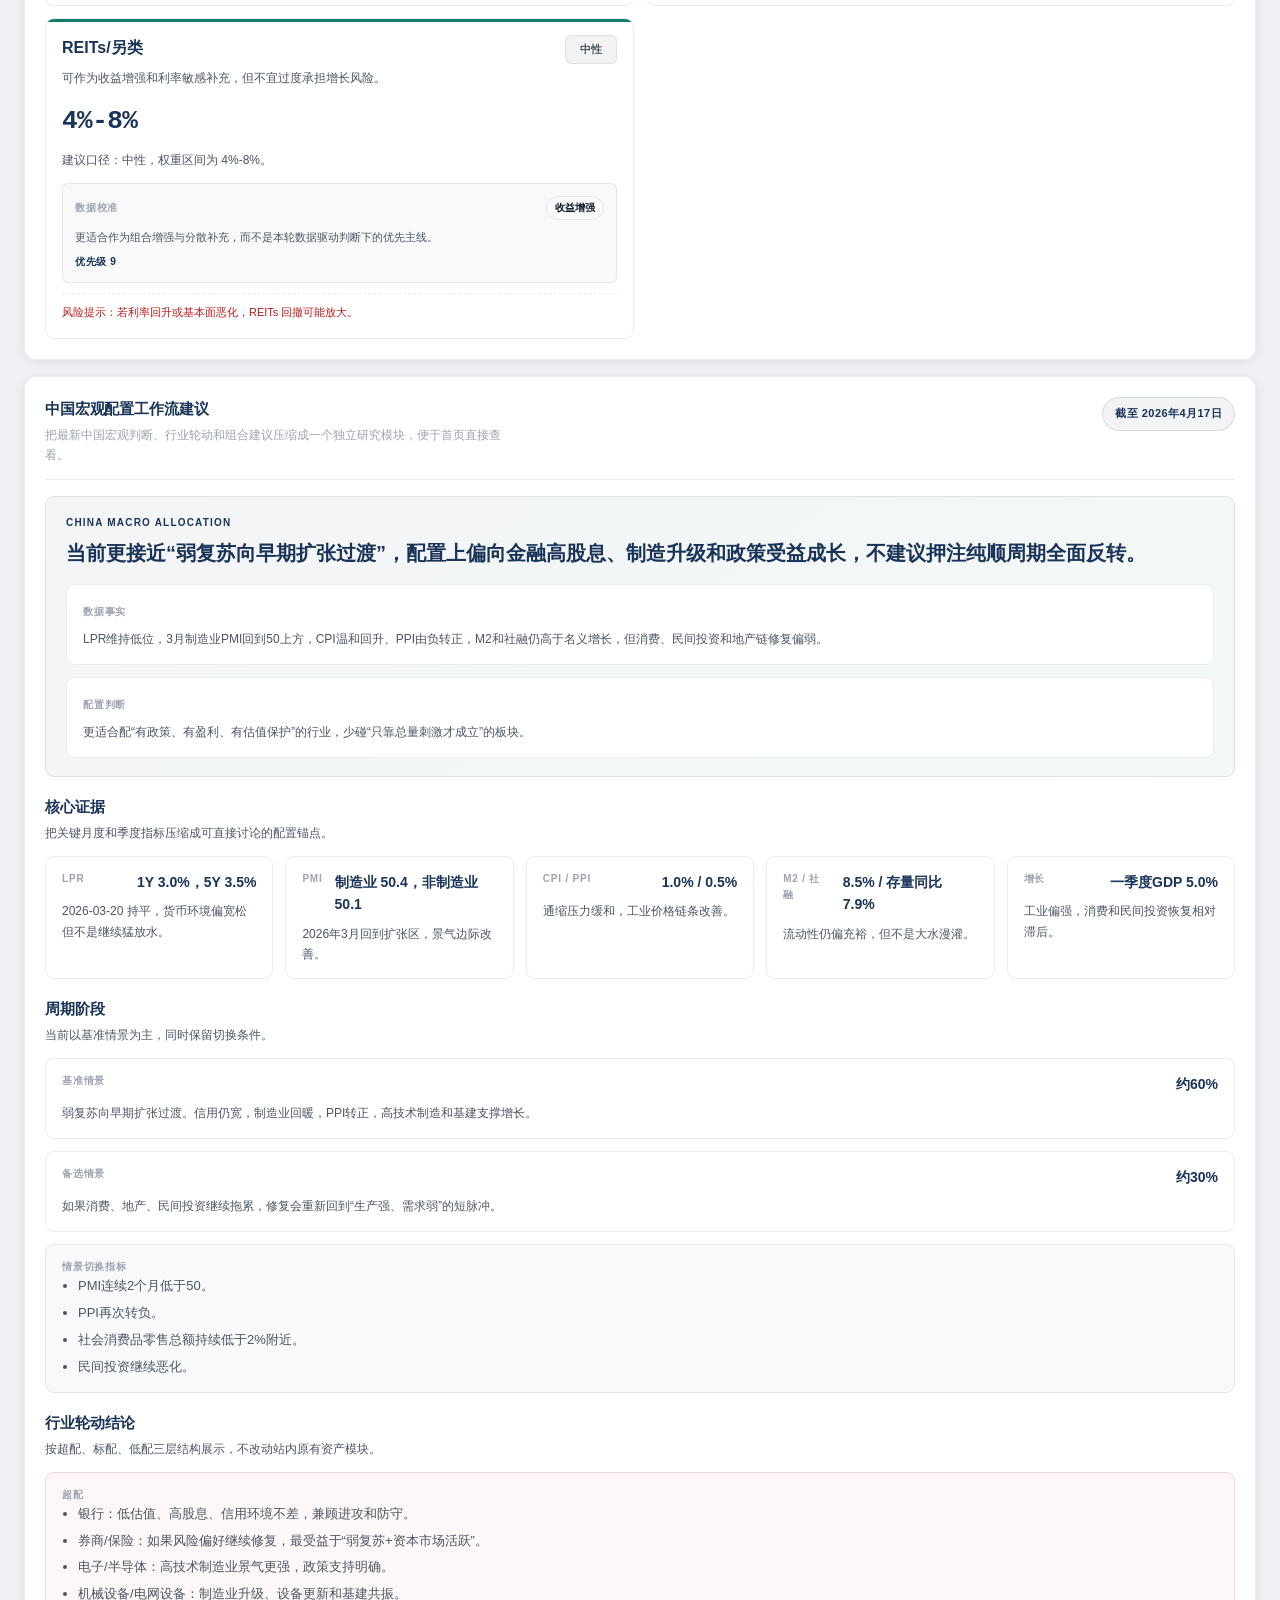
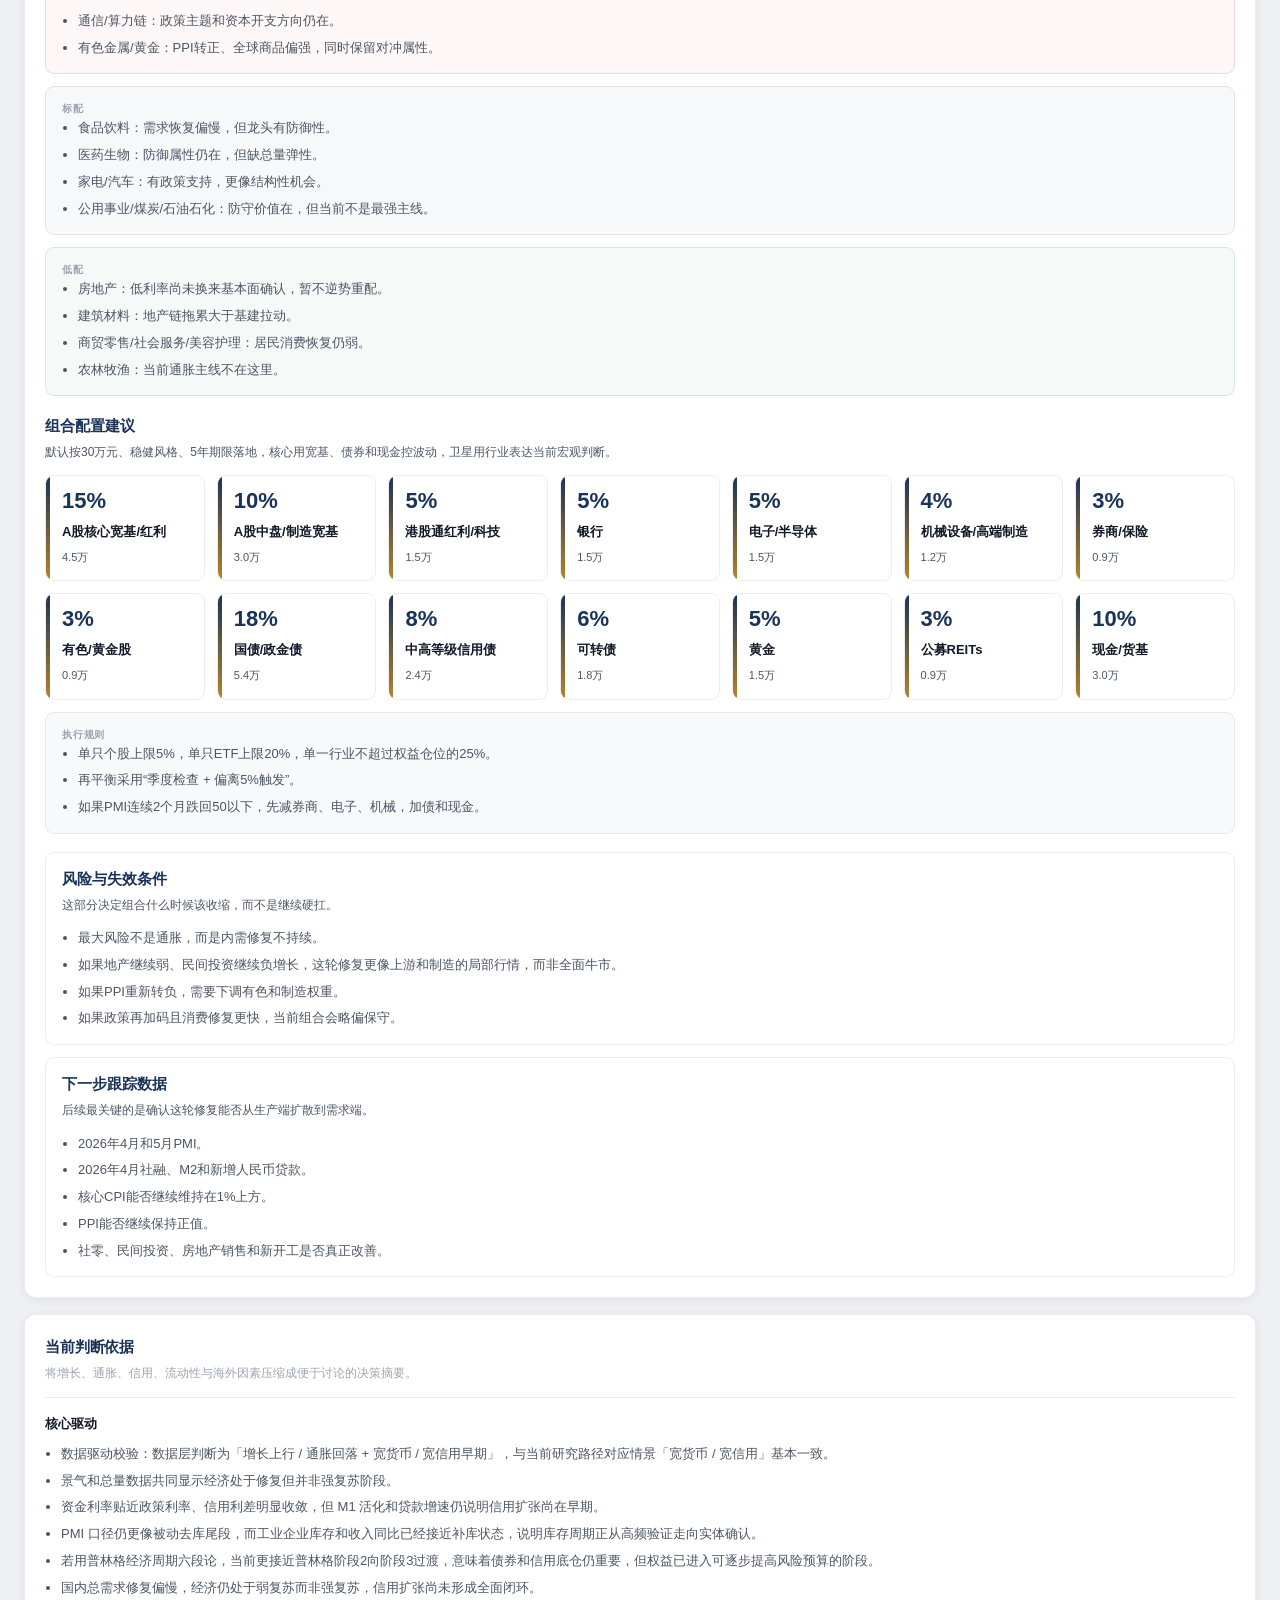
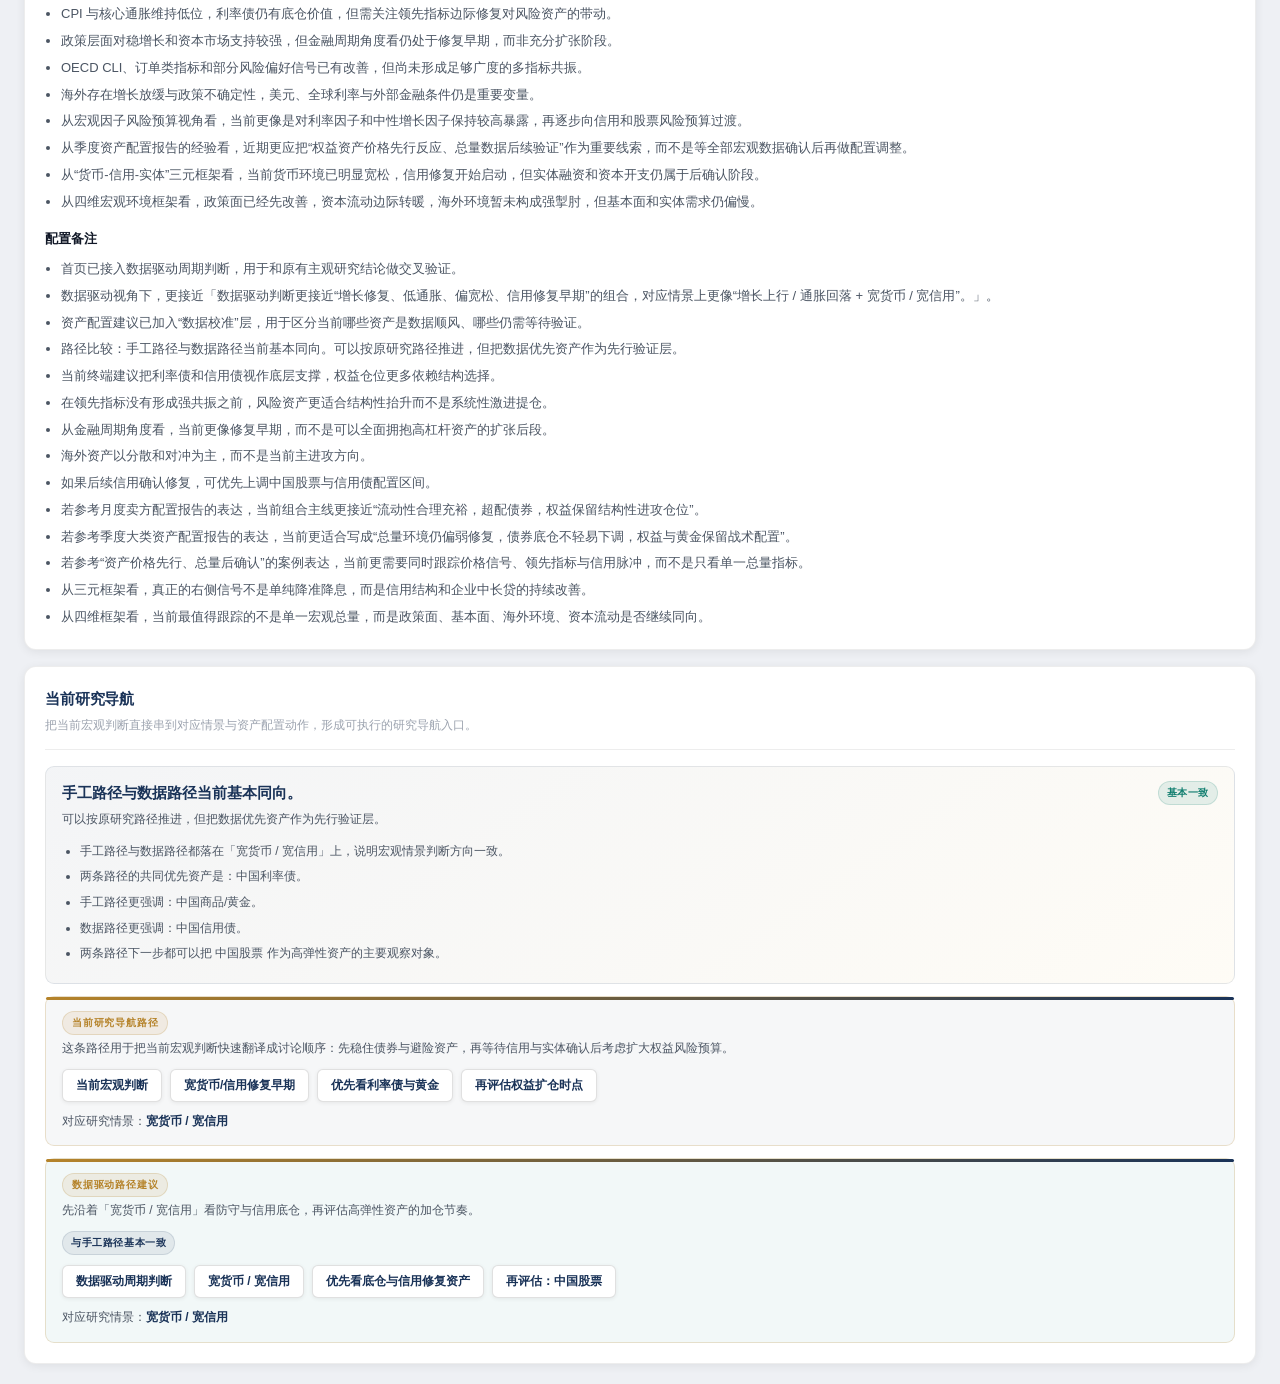
<file: .macro_terminal_preview.html>
<!doctype html>
<html lang="zh-CN">
  <head>
    <meta charset="UTF-8" />
    <meta name="viewport" content="width=device-width, initial-scale=1.0" />
    <title>宏观配置终端 · Macro Allocation Terminal</title>
    <meta name="description" content="面向内部投研与FOF团队的宏观经济与大类资产配置展示终端。" />
    <link rel="stylesheet" href="./styles.css?ts=1776644108" />
  </head>
  <body>

    <!-- ── TOPBAR ─────────────────────────────────── -->
    <header class="topbar">
      <div class="topbar-brand">
        <div class="topbar-logo">M</div>
        <div>
          <div class="topbar-name">Macro Terminal</div>
          <div class="topbar-sub">大类资产配置研究系统</div>
        </div>
      </div>
      <nav class="topbar-tabs" id="main-tabs" role="tablist" aria-label="主导航"></nav>
      <div class="topbar-status">
        <div class="status-dot"></div>
        <span class="status-label">研究终端已加载</span>
        <div class="report-review-filter" id="report-review-filter" role="group" aria-label="外部报告筛选"></div>
      </div>
    </header>

    <!-- ── BODY SHELL ─────────────────────────────── -->
    <div class="shell">

      <!-- ── SIDEBAR ─────────────────────────────── -->
      <aside class="sidebar">
        <div class="sidebar-stack">
          <div class="hero-card">
            <div class="hero-kicker">Macro Allocation Terminal</div>
            <h1>宏观经济与大类资产配置研究</h1>
            <p id="hero-summary">用于统一展示宏观框架、历史复盘、当前判断与大类资产配置建议。</p>
            <div class="hero-brief-grid">
              <div class="hero-focus-card">
                <span class="hero-focus-label">当前主判断</span>
                <strong id="hero-state">—</strong>
              </div>
              <div class="hero-mini-stack">
                <div class="hero-mini-card">
                  <span>国内主线</span>
                  <strong id="hero-domestic">—</strong>
                </div>
                <div class="hero-mini-card">
                  <span>海外主线</span>
                  <strong id="hero-overseas">—</strong>
                </div>
              </div>
            </div>
            <div class="hero-meta">
              <div class="meta-item">
                <span class="meta-label">截至日期</span>
                <strong id="hero-date">—</strong>
              </div>
              <div class="meta-item">
                <span class="meta-label">判断置信度</span>
                <strong id="hero-confidence">—</strong>
              </div>
            </div>
            <div id="hero-validation"></div>
            <div class="tag-group" id="hero-regimes"></div>
          </div>

          <div class="sidebar-insight-grid">
            <div class="side-card side-card-summary">
              <div class="side-title">当前判断摘要</div>
              <div id="current-summary-points"></div>
            </div>

            <div class="side-card side-card-risk">
              <div class="side-title">当前主要风险</div>
              <div id="current-risk-points"></div>
            </div>
          </div>
        </div>
      </aside>

      <!-- ── MAIN ───────────────────────────────── -->
      <main class="main">

        <!-- Overview -->
        <section class="panel is-active" id="panel-overview" role="tabpanel" aria-labelledby="tab-overview" aria-hidden="false">
          <div class="overview-grid">
            <div class="card overview-main">
              <div class="section-head">
                <div>
                  <h2>当前宏观状态</h2>
                  <p>用多框架交叉验证当前宏观环境，并落地到资产配置方向。</p>
                </div>
              </div>
              <div class="summary-grid" id="macro-summary-cards"></div>
            </div>

            <div class="card overview-side">
              <div class="section-head compact">
                <div>
                  <h2>框架使用情况</h2>
                  <p>当前判断所依赖的核心分析框架。</p>
                </div>
              </div>
              <div id="framework-pills"></div>
              <div id="framework-reading-intro"></div>
            </div>
          </div>

          <div class="card">
            <div class="section-head">
              <div>
                <h2>数据驱动周期判断</h2>
                <p>把最新导入的增长、通胀、信用、库存和市场数据转成可讨论的周期位置，用来和首页主观判断互相校验。</p>
              </div>
            </div>
            <div id="overview-data-driven-view"></div>
          </div>

          <div class="card">
            <div class="section-head">
              <div>
                <h2>当前大类资产配置建议</h2>
                <p>采用"方向 + 权重区间"的展示口径，兼顾专业性与灵活度。</p>
              </div>
            </div>
            <div id="allocation-calibration-summary"></div>
            <div class="allocation-grid" id="allocation-grid"></div>
          </div>

          <div class="card">
            <div id="china-macro-allocation-module"></div>
          </div>

          <div class="card">
            <div class="section-head">
              <div>
                <h2>当前判断依据</h2>
                <p>将增长、通胀、信用、流动性与海外因素压缩成便于讨论的决策摘要。</p>
              </div>
            </div>
            <div class="reason-grid">
              <div>
                <h3 class="reason-title">核心驱动</h3>
                <ul class="bullet-list" id="driver-list"></ul>
              </div>
              <div>
                <h3 class="reason-title">配置备注</h3>
                <ul class="bullet-list" id="notes-list"></ul>
              </div>
            </div>
          </div>

          <div class="card">
            <div class="section-head">
              <div>
                <h2>当前研究导航</h2>
                <p>把当前宏观判断直接串到对应情景与资产配置动作，形成可执行的研究导航入口。</p>
              </div>
            </div>
            <div id="overview-research-path"></div>
          </div>
        </section>

        <!-- Frameworks -->
        <section class="panel" id="panel-frameworks" role="tabpanel" aria-labelledby="tab-frameworks" hidden aria-hidden="true">
          <div class="card">
            <div class="section-head">
              <div>
                <h2>理论框架库</h2>
                <p>按统一研究模板组织每个框架的思想、方法、机制、资产表现、指标、本土应用、历史表现与局限性。</p>
              </div>
            </div>
            <div class="framework-grid" id="framework-grid"></div>
            <div class="framework-knowledge-layout">
              <aside class="framework-outline" id="framework-outline"></aside>
              <div id="framework-detail"></div>
            </div>
          </div>
        </section>

        <!-- Scenarios -->
        <section class="panel" id="panel-scenarios" role="tabpanel" aria-labelledby="tab-scenarios" hidden aria-hidden="true">
          <div class="card">
            <div class="section-head">
              <div>
                <h2>宏观情景与资产表现</h2>
                <p>把不同框架映射成统一情景卡，再看各资产的理论排序与配置思路。</p>
              </div>
            </div>
            <div class="scenario-toggle" id="scenario-toggle"></div>
            <div class="panel-grid two-col">
              <div class="scenario-detail" id="scenario-detail"></div>
              <div class="scenario-assets" id="scenario-assets"></div>
            </div>
          </div>
        </section>

        <!-- Assets -->
        <section class="panel" id="panel-assets" role="tabpanel" aria-labelledby="tab-assets" hidden aria-hidden="true">
          <div class="card">
            <div class="section-head">
              <div>
                <h2>资产映射库</h2>
                <p>从资产本身出发，看核心驱动、配置角色、适用情景与常见误用，便于把宏观判断落实到具体资产语言。</p>
              </div>
            </div>
            <div class="index-intro-block" id="assets-index-intro"></div>
            <div id="asset-focus-banner"></div>
            <div class="asset-library-grid" id="asset-library-grid"></div>
          </div>
        </section>

        <!-- History -->
        <section class="panel" id="panel-history" role="tabpanel" aria-labelledby="tab-history" hidden aria-hidden="true">
          <div class="card">
            <div class="section-head">
              <div>
                <h2>历史阶段复盘</h2>
                <p>把理论框架落到具体时期，观察宏观背景、资产表现与可复盘结论。</p>
              </div>
            </div>
            <div class="history-grid" id="history-grid"></div>
          </div>
        </section>

        <!-- Indicators -->
        <section class="panel" id="panel-indicators" role="tabpanel" aria-labelledby="tab-indicators" hidden aria-hidden="true">
          <div class="card">
            <div class="section-head">
              <div>
                <h2>宏观经济仪表盘</h2>
                <p>优先接入外部宏观数据中的高频可用序列，同时保留人工研究判断，形成“价格先行 + 总量待验”的双层看板。</p>
              </div>
            </div>
            <div id="macro-dashboard-root"></div>
            <div class="indicator-manual-section">
              <div class="section-head compact">
                <div>
                  <h2>数据驱动补充</h2>
                  <p>把周期判断、高频商品信号和资产含义压缩成便于讨论的解释层，减少对静态手工分组的依赖。</p>
                </div>
              </div>
              <div class="indicator-groups" id="indicator-groups"></div>
            </div>
          </div>
        </section>

        <!-- Methods -->
        <section class="panel" id="panel-methods" role="tabpanel" aria-labelledby="tab-methods" hidden aria-hidden="true">
          <div class="card">
            <div class="section-head">
              <div>
                <h2>配置方法论</h2>
                <p>解释"方向判断"与"权重分配"如何衔接，避免只讲观点不讲组合。</p>
              </div>
            </div>
            <div class="index-intro-block" id="methods-index-intro"></div>
            <div class="method-grid" id="method-grid"></div>
          </div>
        </section>

        <section class="panel" id="panel-allocation-system" role="tabpanel" aria-labelledby="tab-allocation-system" hidden aria-hidden="true">
          <div class="card">
            <div class="section-head">
              <div>
                <h2>资产配置系统</h2>
                <p>把当前宏观判断、参数约束和模型选择直接转成可执行组合，并支持人工调参。</p>
              </div>
            </div>
            <div class="index-intro-block" id="allocation-system-intro"></div>
            <div class="method-grid" id="allocation-system-grid"></div>
          </div>
        </section>

      </main>
    </div>

    <script src="./data/macro_allocation_bundle.js?ts=1776644108"></script>
    <script src="./app.js?ts=1776644108"></script>
  </body>
</html>
</file>
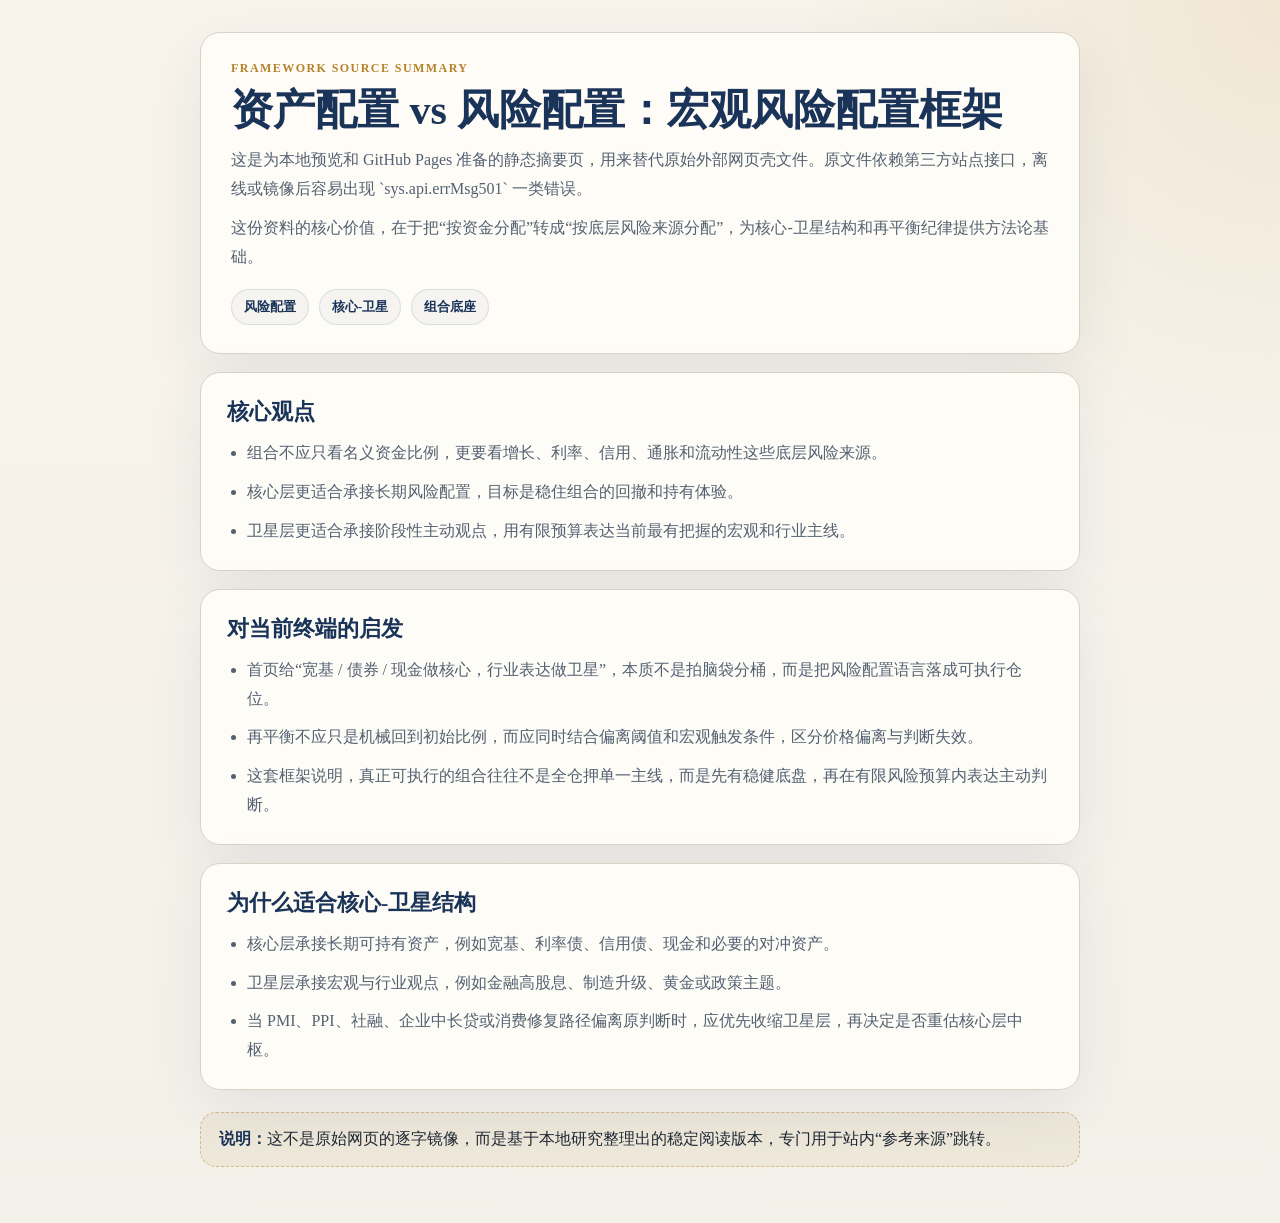
<file: data/framework-sources/asset-vs-risk-allocation-framework.html>
<!doctype html>
<html lang="zh-CN">
  <head>
    <meta charset="UTF-8" />
    <meta name="viewport" content="width=device-width, initial-scale=1.0" />
    <title>资产配置 vs 风险配置：宏观风险配置框架</title>
    <style>
      :root {
        --bg: #f4f1ea;
        --surface: #fffdf8;
        --ink: #1d2733;
        --ink-dim: #546171;
        --line: #d9d1c3;
        --navy: #1a3358;
        --gold: #b5832a;
      }

      * { box-sizing: border-box; }

      body {
        margin: 0;
        font-family: "PingFang SC", "Noto Serif SC", "Source Han Serif SC", serif;
        color: var(--ink);
        background:
          radial-gradient(circle at top right, rgba(181, 131, 42, 0.12), transparent 28%),
          linear-gradient(180deg, #f8f4ec 0%, var(--bg) 100%);
      }

      main {
        width: min(880px, calc(100vw - 32px));
        margin: 32px auto 56px;
      }

      .hero,
      .card {
        background: rgba(255, 253, 248, 0.94);
        border: 1px solid var(--line);
        border-radius: 20px;
        box-shadow: 0 20px 60px rgba(26, 51, 88, 0.08);
      }

      .hero {
        padding: 28px 30px;
      }

      .eyebrow {
        color: var(--gold);
        font-size: 12px;
        font-weight: 700;
        letter-spacing: 0.12em;
        text-transform: uppercase;
      }

      h1 {
        margin: 10px 0 12px;
        color: var(--navy);
        font-size: clamp(28px, 4vw, 42px);
        line-height: 1.15;
      }

      .hero p,
      .card p,
      li {
        margin: 0;
        color: var(--ink-dim);
        font-size: 16px;
        line-height: 1.8;
      }

      .hero p + p {
        margin-top: 10px;
      }

      .meta {
        margin-top: 18px;
        display: flex;
        flex-wrap: wrap;
        gap: 10px;
      }

      .pill {
        padding: 8px 12px;
        border-radius: 999px;
        border: 1px solid rgba(26, 51, 88, 0.12);
        background: rgba(26, 51, 88, 0.04);
        color: var(--navy);
        font-size: 13px;
        font-weight: 600;
      }

      .grid {
        margin-top: 18px;
        display: grid;
        gap: 18px;
      }

      .card {
        padding: 24px 26px;
      }

      h2 {
        margin: 0 0 10px;
        color: var(--navy);
        font-size: 22px;
      }

      ul {
        margin: 12px 0 0;
        padding-left: 20px;
      }

      li + li {
        margin-top: 10px;
      }

      .note {
        margin-top: 22px;
        padding: 16px 18px;
        border-radius: 16px;
        border: 1px dashed rgba(181, 131, 42, 0.45);
        background: rgba(181, 131, 42, 0.08);
      }

      .note strong {
        color: var(--navy);
      }
    </style>
  </head>
  <body>
    <main>
      <section class="hero">
        <div class="eyebrow">Framework Source Summary</div>
        <h1>资产配置 vs 风险配置：宏观风险配置框架</h1>
        <p>这是为本地预览和 GitHub Pages 准备的静态摘要页，用来替代原始外部网页壳文件。原文件依赖第三方站点接口，离线或镜像后容易出现 `sys.api.errMsg501` 一类错误。</p>
        <p>这份资料的核心价值，在于把“按资金分配”转成“按底层风险来源分配”，为核心-卫星结构和再平衡纪律提供方法论基础。</p>
        <div class="meta">
          <span class="pill">风险配置</span>
          <span class="pill">核心-卫星</span>
          <span class="pill">组合底座</span>
        </div>
      </section>

      <div class="grid">
        <section class="card">
          <h2>核心观点</h2>
          <ul>
            <li>组合不应只看名义资金比例，更要看增长、利率、信用、通胀和流动性这些底层风险来源。</li>
            <li>核心层更适合承接长期风险配置，目标是稳住组合的回撤和持有体验。</li>
            <li>卫星层更适合承接阶段性主动观点，用有限预算表达当前最有把握的宏观和行业主线。</li>
          </ul>
        </section>

        <section class="card">
          <h2>对当前终端的启发</h2>
          <ul>
            <li>首页给“宽基 / 债券 / 现金做核心，行业表达做卫星”，本质不是拍脑袋分桶，而是把风险配置语言落成可执行仓位。</li>
            <li>再平衡不应只是机械回到初始比例，而应同时结合偏离阈值和宏观触发条件，区分价格偏离与判断失效。</li>
            <li>这套框架说明，真正可执行的组合往往不是全仓押单一主线，而是先有稳健底盘，再在有限风险预算内表达主动判断。</li>
          </ul>
        </section>

        <section class="card">
          <h2>为什么适合核心-卫星结构</h2>
          <ul>
            <li>核心层承接长期可持有资产，例如宽基、利率债、信用债、现金和必要的对冲资产。</li>
            <li>卫星层承接宏观与行业观点，例如金融高股息、制造升级、黄金或政策主题。</li>
            <li>当 PMI、PPI、社融、企业中长贷或消费修复路径偏离原判断时，应优先收缩卫星层，再决定是否重估核心层中枢。</li>
          </ul>
        </section>
      </div>

      <section class="note">
        <strong>说明：</strong>这不是原始网页的逐字镜像，而是基于本地研究整理出的稳定阅读版本，专门用于站内“参考来源”跳转。
      </section>
    </main>
  </body>
</html>
</file>
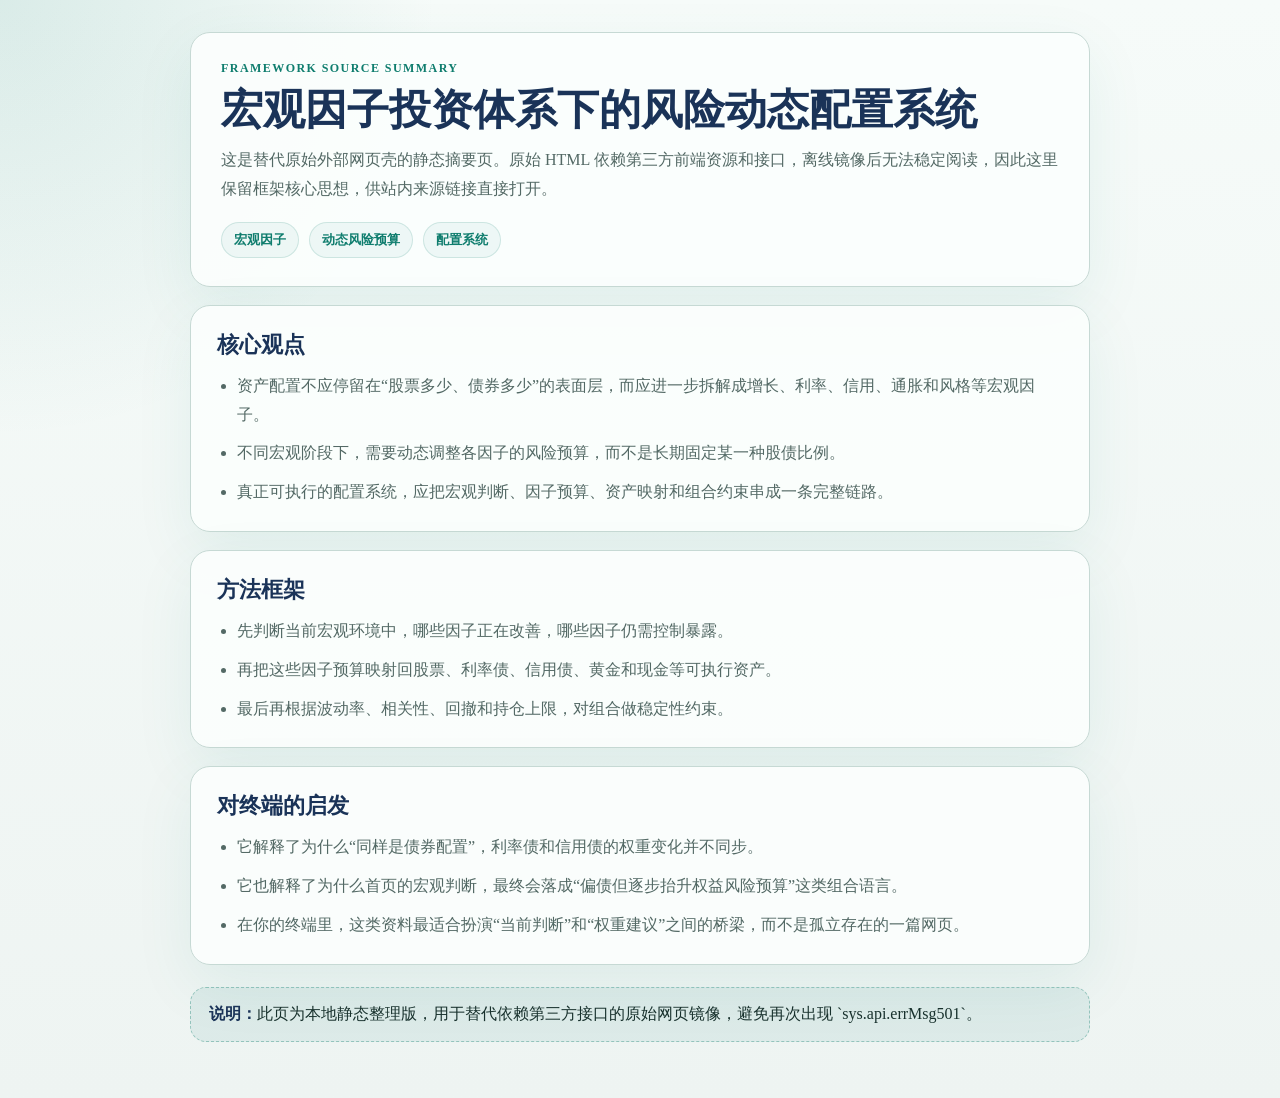
<file: data/framework-sources/macro-factor-dynamic-risk-system.html>
<!doctype html>
<html lang="zh-CN">
  <head>
    <meta charset="UTF-8" />
    <meta name="viewport" content="width=device-width, initial-scale=1.0" />
    <title>宏观因子投资体系下的风险动态配置系统</title>
    <style>
      :root {
        --bg: #eef4f2;
        --surface: #fbfefd;
        --ink: #18312d;
        --ink-dim: #536965;
        --line: #c6d9d4;
        --teal: #0f7d6e;
        --navy: #1a3358;
      }

      * { box-sizing: border-box; }

      body {
        margin: 0;
        font-family: "PingFang SC", "Noto Serif SC", "Source Han Serif SC", serif;
        color: var(--ink);
        background:
          radial-gradient(circle at top left, rgba(15, 125, 110, 0.12), transparent 26%),
          linear-gradient(180deg, #f6fbf9 0%, var(--bg) 100%);
      }

      main {
        width: min(900px, calc(100vw - 32px));
        margin: 32px auto 56px;
      }

      .hero,
      .card {
        background: rgba(251, 254, 253, 0.95);
        border: 1px solid var(--line);
        border-radius: 20px;
        box-shadow: 0 20px 60px rgba(15, 125, 110, 0.08);
      }

      .hero {
        padding: 28px 30px;
      }

      .eyebrow {
        color: var(--teal);
        font-size: 12px;
        font-weight: 700;
        letter-spacing: 0.12em;
        text-transform: uppercase;
      }

      h1 {
        margin: 10px 0 12px;
        color: var(--navy);
        font-size: clamp(28px, 4vw, 42px);
        line-height: 1.15;
      }

      .hero p,
      .card p,
      li {
        margin: 0;
        color: var(--ink-dim);
        font-size: 16px;
        line-height: 1.8;
      }

      .meta {
        margin-top: 18px;
        display: flex;
        flex-wrap: wrap;
        gap: 10px;
      }

      .pill {
        padding: 8px 12px;
        border-radius: 999px;
        border: 1px solid rgba(15, 125, 110, 0.15);
        background: rgba(15, 125, 110, 0.05);
        color: var(--teal);
        font-size: 13px;
        font-weight: 600;
      }

      .grid {
        margin-top: 18px;
        display: grid;
        gap: 18px;
      }

      .card {
        padding: 24px 26px;
      }

      h2 {
        margin: 0 0 10px;
        color: var(--navy);
        font-size: 22px;
      }

      ul {
        margin: 12px 0 0;
        padding-left: 20px;
      }

      li + li {
        margin-top: 10px;
      }

      .note {
        margin-top: 22px;
        padding: 16px 18px;
        border-radius: 16px;
        border: 1px dashed rgba(15, 125, 110, 0.35);
        background: rgba(15, 125, 110, 0.08);
      }

      .note strong {
        color: var(--navy);
      }
    </style>
  </head>
  <body>
    <main>
      <section class="hero">
        <div class="eyebrow">Framework Source Summary</div>
        <h1>宏观因子投资体系下的风险动态配置系统</h1>
        <p>这是替代原始外部网页壳的静态摘要页。原始 HTML 依赖第三方前端资源和接口，离线镜像后无法稳定阅读，因此这里保留框架核心思想，供站内来源链接直接打开。</p>
        <div class="meta">
          <span class="pill">宏观因子</span>
          <span class="pill">动态风险预算</span>
          <span class="pill">配置系统</span>
        </div>
      </section>

      <div class="grid">
        <section class="card">
          <h2>核心观点</h2>
          <ul>
            <li>资产配置不应停留在“股票多少、债券多少”的表面层，而应进一步拆解成增长、利率、信用、通胀和风格等宏观因子。</li>
            <li>不同宏观阶段下，需要动态调整各因子的风险预算，而不是长期固定某一种股债比例。</li>
            <li>真正可执行的配置系统，应把宏观判断、因子预算、资产映射和组合约束串成一条完整链路。</li>
          </ul>
        </section>

        <section class="card">
          <h2>方法框架</h2>
          <ul>
            <li>先判断当前宏观环境中，哪些因子正在改善，哪些因子仍需控制暴露。</li>
            <li>再把这些因子预算映射回股票、利率债、信用债、黄金和现金等可执行资产。</li>
            <li>最后再根据波动率、相关性、回撤和持仓上限，对组合做稳定性约束。</li>
          </ul>
        </section>

        <section class="card">
          <h2>对终端的启发</h2>
          <ul>
            <li>它解释了为什么“同样是债券配置”，利率债和信用债的权重变化并不同步。</li>
            <li>它也解释了为什么首页的宏观判断，最终会落成“偏债但逐步抬升权益风险预算”这类组合语言。</li>
            <li>在你的终端里，这类资料最适合扮演“当前判断”和“权重建议”之间的桥梁，而不是孤立存在的一篇网页。</li>
          </ul>
        </section>
      </div>

      <section class="note">
        <strong>说明：</strong>此页为本地静态整理版，用于替代依赖第三方接口的原始网页镜像，避免再次出现 `sys.api.errMsg501`。
      </section>
    </main>
  </body>
</html>
</file>
<file: styles.css>
:root {
  /* Backgrounds */
  --bg:         #eef0f4;
  --bg-2:       #f2f4f7;
  --surface:    #ffffff;
  --surface-2:  #f8f9fb;
  --surface-3:  #f0f2f5;

  /* Borders */
  --border:      rgba(0,0,0,0.07);
  --border-soft: rgba(0,0,0,0.04);
  --border-mid:  rgba(0,0,0,0.12);

  /* Text */
  --ink:       #111827;
  --ink-dim:   #4b5563;
  --ink-faint: #9ca3af;

  /* Brand — deep navy */
  --navy:      #1a3358;
  --navy-2:    #24487a;
  --navy-dim:  rgba(26,51,88,0.10);
  --navy-glow: rgba(26,51,88,0.14);

  /* Accents */
  --gold:       #b5832a;
  --gold-dim:   rgba(181,131,42,0.10);
  --teal:       #0f7d6e;
  --teal-dim:   rgba(15,125,110,0.10);
  --red:        #b91c1c;
  --red-dim:    rgba(185,28,28,0.08);
  --blue:       #1d5fa8;
  --blue-dim:   rgba(29,95,168,0.09);
  --green:      #15803d;

  /* Semantic views */
  --view-over:    var(--red);
  --view-over-bg: var(--red-dim);
  --view-under:   var(--teal);
  --view-under-bg:var(--teal-dim);
  --view-neu:     var(--ink-dim);
  --view-neu-bg:  rgba(0,0,0,0.05);

  /* Shadows */
  --shadow-xs: 0 1px 4px rgba(0,0,0,0.07);
  --shadow-sm: 0 2px 10px rgba(0,0,0,0.07);
  --shadow-md: 0 4px 20px rgba(0,0,0,0.09);
  --shadow-lg: 0 8px 32px rgba(0,0,0,0.10);

  /* Radii */
  --r-xl: 18px;
  --r-lg: 12px;
  --r-md:  9px;
  --r-sm:  6px;
  --topbar-offset: 60px;
}

* { box-sizing: border-box; }
html, body { margin: 0; padding: 0; height: 100%; }

body {
  color: var(--ink);
  background: var(--bg);
  font-family: "PingFang SC","SF Pro Text","Hiragino Sans GB","Microsoft YaHei",sans-serif;
  font-size: 14px;
  line-height: 1.6;
  -webkit-font-smoothing: antialiased;
  padding-top: var(--topbar-offset);
}

/* ── TOPBAR ─────────────────────────────────────────── */
.topbar {
  position: fixed;
  top: 0;
  left: 0;
  right: 0;
  z-index: 100;
  display: flex;
  flex-wrap: nowrap;
  align-items: center;
  min-height: 60px;
  background: linear-gradient(90deg, #0f2140 0%, #1a3a6e 60%, #152d55 100%);
  box-shadow: 0 2px 12px rgba(0,0,0,0.22);
  border-bottom: 1px solid rgba(255,255,255,0.07);
  padding: 0 24px;
}

.topbar-brand {
  display: flex;
  align-items: center;
  gap: 12px;
  margin-right: 40px;
  flex-shrink: 0;
  padding-right: 40px;
  border-right: 1px solid rgba(255,255,255,0.10);
}

.topbar-logo {
  width: 34px;
  height: 34px;
  border-radius: 8px;
  background: linear-gradient(135deg, #f0c048 0%, #d4900a 100%);
  display: flex;
  align-items: center;
  justify-content: center;
  font-size: 15px;
  font-weight: 900;
  color: #0f2140;
  letter-spacing: -0.02em;
  flex-shrink: 0;
  box-shadow: 0 2px 8px rgba(240,192,72,0.35);
}

.topbar-name {
  font-size: 14px;
  font-weight: 800;
  letter-spacing: 0.08em;
  text-transform: uppercase;
  color: #fff;
  line-height: 1.2;
}

.topbar-sub {
  font-size: 11px;
  color: rgba(255,255,255,0.45);
  letter-spacing: 0.02em;
  margin-top: 1px;
}

.topbar-tabs {
  display: flex;
  align-items: stretch;
  gap: 0;
  height: 100%;
  flex: 1;
  overflow-x: auto;
  scrollbar-width: none;
}
.topbar-tabs::-webkit-scrollbar { display: none; }

.tab {
  appearance: none;
  border: 0;
  border-bottom: 3px solid transparent;
  background: transparent;
  color: rgba(255,255,255,0.50);
  font: inherit;
  font-size: 13px;
  font-weight: 600;
  padding: 0 18px;
  cursor: pointer;
  white-space: nowrap;
  transition: color 0.15s, border-color 0.15s, background 0.15s;
  letter-spacing: 0.02em;
}
.tab:hover {
  color: #fff;
  background: rgba(255,255,255,0.06);
}
.tab.is-active {
  color: #f0c048;
  border-bottom-color: #f0c048;
  background: rgba(240,192,72,0.07);
}
.tab:focus-visible {
  outline: 2px solid rgba(240,192,72,0.92);
  outline-offset: -2px;
  color: #fff;
}

.topbar-status {
  margin-left: auto;
  display: flex;
  align-items: center;
  flex-wrap: wrap;
  gap: 8px;
  flex-shrink: 0;
  padding-left: 24px;
  border-left: 1px solid rgba(255,255,255,0.10);
  margin-left: 24px;
}

.status-dot {
  width: 8px; height: 8px;
  border-radius: 50%;
  background: #4ade80;
  box-shadow: 0 0 6px rgba(74,222,128,0.6);
  flex-shrink: 0;
}

.status-label {
  font-size: 11px;
  color: rgba(255,255,255,0.40);
  letter-spacing: 0.06em;
  text-transform: uppercase;
}

.report-review-filter {
  display: inline-flex;
  align-items: center;
  gap: 6px;
  padding-left: 10px;
  margin-left: 2px;
  border-left: 1px solid rgba(255,255,255,0.10);
}

.review-filter-button {
  appearance: none;
  border: 1px solid rgba(255,255,255,0.14);
  background: rgba(255,255,255,0.07);
  color: rgba(255,255,255,0.72);
  border-radius: 999px;
  padding: 4px 10px;
  font: inherit;
  font-size: 11px;
  font-weight: 700;
  letter-spacing: 0.03em;
  cursor: pointer;
  transition: background 0.15s, border-color 0.15s, color 0.15s;
}

.review-filter-button:hover {
  background: rgba(255,255,255,0.12);
  border-color: rgba(255,255,255,0.22);
  color: #fff;
}

.review-filter-button.is-active {
  background: rgba(240,192,72,0.18);
  border-color: rgba(240,192,72,0.38);
  color: #f6d98a;
}

/* ── LAYOUT SHELL ───────────────────────────────────── */
.shell {
  display: grid;
  grid-template-columns: 296px minmax(0,1fr);
  gap: 0;
  min-height: calc(100vh - var(--topbar-offset));
  width: 100%;
  max-width: 1680px;
  margin: 0 auto;
  align-items: start;
}

/* ── SIDEBAR ────────────────────────────────────────── */
.sidebar {
  background:
    radial-gradient(circle at top left, rgba(26,51,88,0.06) 0%, rgba(26,51,88,0) 30%),
    linear-gradient(180deg, #f8fafc 0%, #eef2f7 100%);
  border-right: 1px solid var(--border);
  padding: 20px 16px;
  min-width: 0;
  position: sticky;
  top: var(--topbar-offset);
  height: calc(100vh - var(--topbar-offset));
  overflow-y: auto;
  scrollbar-width: thin;
  scrollbar-color: var(--border-mid) transparent;
}
.sidebar::-webkit-scrollbar { width: 4px; }
.sidebar::-webkit-scrollbar-track { background: transparent; }
.sidebar::-webkit-scrollbar-thumb { background: var(--surface-3); border-radius: 4px; }

.sidebar-stack {
  display: grid;
  gap: 12px;
}

/* ── HERO CARD ──────────────────────────────────────── */
.hero-card {
  border-radius: var(--r-lg);
  padding: 22px;
  background:
    radial-gradient(circle at top right, rgba(240,192,72,0.20) 0%, rgba(240,192,72,0) 28%),
    radial-gradient(circle at bottom left, rgba(125,211,252,0.18) 0%, rgba(125,211,252,0) 36%),
    linear-gradient(155deg, #08182f 0%, #10284a 58%, #0a1f3a 100%);
  position: relative;
  overflow: hidden;
  border: 1px solid rgba(255,255,255,0.08);
  box-shadow: 0 18px 38px rgba(8,24,47,0.18);
}

.hero-card::before {
  content: "";
  position: absolute;
  inset: 0;
  background:
    linear-gradient(120deg, rgba(255,255,255,0.10) 0%, rgba(255,255,255,0) 38%),
    linear-gradient(180deg, rgba(255,255,255,0.02) 0%, rgba(255,255,255,0) 100%);
  pointer-events: none;
}

.hero-card::after {
  content: "";
  position: absolute;
  right: -30px; top: -30px;
  width: 140px; height: 140px;
  border-radius: 50%;
  background: rgba(255,255,255,0.04);
  pointer-events: none;
}

.hero-kicker {
  font-size: 10px;
  letter-spacing: 0.2em;
  text-transform: uppercase;
  color: #f0c048;
  font-weight: 700;
  margin-bottom: 10px;
}

.hero-card h1 {
  margin: 0;
  font-size: 23px;
  font-weight: 800;
  line-height: 1.3;
  letter-spacing: -0.02em;
  color: #fff;
  position: relative;
  z-index: 1;
}

.hero-card p {
  margin: 10px 0 0;
  font-size: 12px;
  color: rgba(255,255,255,0.6);
  line-height: 1.7;
  position: relative;
  z-index: 1;
}

.hero-brief-grid {
  position: relative;
  z-index: 1;
  display: grid;
  grid-template-columns: minmax(0,1.35fr) minmax(0,1fr);
  gap: 12px;
  margin-top: 16px;
}

.hero-focus-card,
.hero-mini-card {
  border-radius: 16px;
  border: 1px solid rgba(255,255,255,0.10);
  background: rgba(255,255,255,0.08);
  box-shadow: inset 0 1px 0 rgba(255,255,255,0.05);
}

.hero-focus-card {
  display: grid;
  align-content: start;
  gap: 8px;
  padding: 16px;
}

.hero-focus-label {
  color: rgba(226,232,240,0.60);
  font-size: 10px;
  font-weight: 800;
  letter-spacing: 0.12em;
  text-transform: uppercase;
}

.hero-focus-card strong {
  color: #f8fafc;
  font-size: 26px;
  line-height: 1.2;
  font-weight: 800;
  letter-spacing: -0.03em;
}

.hero-mini-stack {
  display: grid;
  gap: 10px;
}

.hero-mini-card {
  display: grid;
  gap: 5px;
  padding: 12px 13px;
}

.hero-mini-card span {
  color: rgba(226,232,240,0.56);
  font-size: 10px;
  font-weight: 700;
  letter-spacing: 0.10em;
  text-transform: uppercase;
}

.hero-mini-card strong {
  color: #f8fafc;
  font-size: 14px;
  line-height: 1.5;
  font-weight: 700;
}

.hero-validation-card {
  margin-top: 14px;
  padding: 12px 13px;
  border-radius: var(--r-sm);
  background: rgba(255,255,255,0.08);
  border: 1px solid rgba(255,255,255,0.10);
  position: relative;
  z-index: 1;
}

.hero-validation-top {
  display: flex;
  justify-content: space-between;
  gap: 10px;
  align-items: center;
}

.hero-validation-kicker {
  color: rgba(255,255,255,0.72);
  font-size: 10px;
  font-weight: 800;
  letter-spacing: 0.10em;
  text-transform: uppercase;
}

.hero-validation-status {
  display: inline-flex;
  align-items: center;
  min-height: 24px;
  padding: 0 8px;
  border-radius: 999px;
  font-size: 10px;
  font-weight: 800;
  letter-spacing: 0.04em;
}

.hero-validation-status.is-supportive {
  background: rgba(74,222,128,0.16);
  color: #bbf7d0;
}

.hero-validation-status.is-watch {
  background: rgba(240,192,72,0.16);
  color: #f7d889;
}

.hero-validation-status.is-pressured {
  background: rgba(248,113,113,0.16);
  color: #fecaca;
}

.hero-validation-text {
  margin-top: 8px;
  color: rgba(255,255,255,0.80);
  font-size: 12px;
  line-height: 1.7;
}

.hero-meta {
  display: grid;
  grid-template-columns: repeat(2, minmax(0,1fr));
  gap: 8px;
  margin-top: 14px;
  position: relative;
  z-index: 1;
}

.meta-item {
  padding: 10px 12px;
  border-radius: var(--r-sm);
  background: rgba(255,255,255,0.09);
  border: 1px solid rgba(255,255,255,0.10);
}

.meta-label {
  display: block;
  color: rgba(255,255,255,0.45);
  font-size: 10px;
  letter-spacing: 0.08em;
  text-transform: uppercase;
  margin-bottom: 4px;
}

.meta-item strong {
  font-size: 14px;
  color: #fff;
  font-weight: 700;
}

.tag-group {
  display: flex;
  flex-wrap: wrap;
  gap: 6px;
  margin-top: 14px;
  position: relative;
  z-index: 1;
}

.tag {
  display: inline-flex;
  align-items: center;
  padding: 5px 10px;
  border-radius: 999px;
  font-size: 11px;
  font-weight: 600;
  border: 1px solid transparent;
}
.tag.blue  { background: rgba(255,255,255,0.12); color: rgba(255,255,255,0.85); }
.tag.red   { background: rgba(255,255,255,0.12); color: rgba(255,255,255,0.85); }
.tag.gold  { background: rgba(240,192,72,0.22);  color: #f0c048; }
.tag.green { background: rgba(255,255,255,0.12); color: rgba(255,255,255,0.85); }

/* ── SIDE CARDS ─────────────────────────────────────── */
.sidebar-insight-grid {
  display: grid;
  gap: 12px;
}

.side-card {
  border-radius: var(--r-lg);
  padding: 16px 16px 15px;
  background:
    linear-gradient(180deg, rgba(255,255,255,0.92) 0%, rgba(242,245,250,0.96) 100%);
  border: 1px solid var(--border);
  box-shadow: 0 16px 30px rgba(15,23,42,0.07);
  position: relative;
  overflow: hidden;
}

.side-card::before {
  content: "";
  position: absolute;
  top: 0;
  left: 0;
  width: 100%;
  height: 3px;
  background: linear-gradient(90deg, rgba(26,51,88,0.85) 0%, rgba(26,51,88,0.15) 100%);
}

.side-card-summary::before {
  background: linear-gradient(90deg, rgba(26,51,88,0.90) 0%, rgba(29,95,168,0.18) 100%);
}

.side-card-risk::before {
  background: linear-gradient(90deg, rgba(181,131,42,0.90) 0%, rgba(185,28,28,0.18) 100%);
}

.side-title {
  font-size: 11px;
  font-weight: 700;
  letter-spacing: 0.10em;
  text-transform: uppercase;
  color: var(--navy);
  margin-bottom: 10px;
  padding-bottom: 8px;
  border-bottom: 1px solid var(--border);
}

.point-list { display: grid; gap: 5px; }

.point-item {
  padding: 11px 12px;
  border-radius: 12px;
  background: rgba(255,255,255,0.72);
  border: 1px solid var(--border-soft);
  font-size: 12px;
  color: var(--ink-dim);
  line-height: 1.65;
  box-shadow: inset 0 1px 0 rgba(255,255,255,0.6);
}

/* ── MAIN CONTENT ───────────────────────────────────── */
.main {
  padding: 20px 24px;
  min-width: 0;
  background: var(--bg);
  overflow-x: hidden;
}

/* ── PANELS ─────────────────────────────────────────── */
.panel { display: none; }
.panel.is-active { display: block; }

/* ── CARDS ──────────────────────────────────────────── */
.card {
  border-radius: var(--r-lg);
  padding: 20px;
  margin-bottom: 16px;
  background: var(--surface);
  border: 1px solid var(--border);
  box-shadow: var(--shadow-sm);
}
.card:last-child { margin-bottom: 0; }

/* ── SECTION HEAD ───────────────────────────────────── */
.section-head {
  display: flex;
  justify-content: space-between;
  gap: 14px;
  align-items: flex-start;
  margin-bottom: 16px;
  padding-bottom: 13px;
  border-bottom: 1px solid var(--border);
}

.section-head h2 {
  margin: 0;
  font-size: 15px;
  font-weight: 700;
  color: var(--navy);
  letter-spacing: -0.01em;
}

.section-head p {
  margin: 5px 0 0;
  color: var(--ink-faint);
  font-size: 12px;
  line-height: 1.65;
  max-width: 70ch;
}

.section-head.compact { margin-bottom: 12px; }

/* ── GRIDS ──────────────────────────────────────────── */
.overview-grid {
  display: grid;
  grid-template-columns: minmax(0,1.55fr) minmax(320px,0.95fr);
  gap: 16px;
  margin-bottom: 16px;
}
.overview-main,
.overview-side { margin-bottom: 0; }

.overview-main {
  background:
    radial-gradient(circle at top left, rgba(26,51,88,0.05) 0%, rgba(26,51,88,0) 34%),
    linear-gradient(180deg, #ffffff 0%, #f8fafc 100%);
  border-color: rgba(26,51,88,0.10);
}

.overview-side {
  background:
    radial-gradient(circle at top right, rgba(240,192,72,0.18) 0%, rgba(240,192,72,0) 28%),
    linear-gradient(180deg, #f7f9fc 0%, #eef3f8 100%);
  border-color: rgba(26,51,88,0.12);
}

.panel-grid.two-col {
  display: grid;
  grid-template-columns: minmax(0,1.2fr) minmax(0,1fr);
  gap: 16px;
}

.reason-grid {
  display: grid;
  grid-template-columns: repeat(2,minmax(0,1fr));
  gap: 16px;
}

.reason-title {
  margin: 0 0 8px;
  font-size: 13px;
  font-weight: 700;
  color: var(--ink);
}

/* ── SUMMARY CARDS ──────────────────────────────────── */
.summary-grid {
  display: block;
}

.overview-state-grid {
  display: grid;
  grid-template-columns: repeat(2, minmax(0,1fr));
  gap: 12px;
}

.overview-state-card {
  border-radius: 18px;
  border: 1px solid rgba(26,51,88,0.10);
  background:
    linear-gradient(180deg, rgba(255,255,255,0.94) 0%, rgba(246,248,252,0.98) 100%);
  padding: 16px;
  box-shadow:
    inset 0 1px 0 rgba(255,255,255,0.72),
    0 10px 24px rgba(15,23,42,0.05);
  min-width: 0;
}

.overview-state-card.is-hero {
  grid-column: 1 / -1;
  padding: 22px;
  background:
    radial-gradient(circle at top right, rgba(240,192,72,0.15) 0%, rgba(240,192,72,0) 28%),
    linear-gradient(145deg, #0a1d36 0%, #173661 68%, #10284a 100%);
  border-color: rgba(16,40,74,0.38);
  box-shadow: 0 22px 38px rgba(8,24,47,0.14);
}

.overview-state-eyebrow,
.overview-state-label {
  color: var(--ink-faint);
  font-size: 10px;
  font-weight: 800;
  letter-spacing: 0.11em;
  text-transform: uppercase;
}

.overview-state-eyebrow {
  color: #f7d889;
}

.overview-state-card.is-hero h3 {
  margin: 10px 0 0;
  color: #f8fafc;
  font-size: 31px;
  line-height: 1.15;
  font-weight: 800;
  letter-spacing: -0.035em;
}

.overview-state-copy {
  margin-top: 8px;
  color: rgba(226,232,240,0.74);
  font-size: 13px;
  line-height: 1.8;
  max-width: 68ch;
}

.overview-state-meta {
  margin-top: 16px;
  display: grid;
  grid-template-columns: repeat(3, minmax(0,1fr));
  gap: 10px;
}

.overview-state-meta-item {
  padding: 11px 12px;
  border-radius: 14px;
  background: rgba(255,255,255,0.08);
  border: 1px solid rgba(255,255,255,0.10);
}

.overview-state-meta-item span {
  display: block;
  color: rgba(226,232,240,0.56);
  font-size: 10px;
  font-weight: 700;
  letter-spacing: 0.08em;
  text-transform: uppercase;
}

.overview-state-meta-item strong {
  display: block;
  margin-top: 5px;
  color: #f8fafc;
  font-size: 14px;
  line-height: 1.4;
}

.overview-state-value {
  margin-top: 10px;
  color: var(--navy);
  font-size: 23px;
  line-height: 1.25;
  font-weight: 800;
  letter-spacing: -0.025em;
}

.overview-state-note {
  margin-top: 8px;
  color: var(--ink-dim);
  font-size: 12px;
  line-height: 1.7;
}

.overview-state-topline {
  display: flex;
  justify-content: space-between;
  gap: 12px;
  align-items: flex-start;
}

.overview-state-card.is-validation {
  grid-column: 1 / -1;
  display: grid;
  gap: 10px;
}

.overview-state-card.is-validation.is-supportive {
  background: linear-gradient(180deg, rgba(240,255,245,0.98) 0%, rgba(236,253,245,0.98) 100%);
  border-color: rgba(22,163,74,0.16);
}

.overview-state-card.is-validation.is-watch {
  background: linear-gradient(180deg, rgba(255,251,235,0.98) 0%, rgba(255,247,237,0.98) 100%);
  border-color: rgba(217,119,6,0.16);
}

.overview-state-card.is-validation.is-pressured {
  background: linear-gradient(180deg, rgba(254,242,242,0.98) 0%, rgba(255,247,237,0.98) 100%);
  border-color: rgba(220,38,38,0.16);
}

.overview-state-badge {
  display: inline-flex;
  align-items: center;
  min-height: 28px;
  padding: 0 10px;
  border-radius: 999px;
  border: 1px solid transparent;
  font-size: 11px;
  font-weight: 800;
  letter-spacing: 0.04em;
}

.overview-state-badge.is-supportive {
  color: #166534;
  background: rgba(22,163,74,0.12);
  border-color: rgba(22,163,74,0.16);
}

.overview-state-badge.is-watch {
  color: #b45309;
  background: rgba(245,158,11,0.12);
  border-color: rgba(245,158,11,0.16);
}

.overview-state-badge.is-pressured {
  color: #b91c1c;
  background: rgba(239,68,68,0.12);
  border-color: rgba(239,68,68,0.16);
}

.overview-state-badge.is-neutral {
  color: var(--ink-dim);
  background: rgba(148,163,184,0.12);
  border-color: rgba(148,163,184,0.16);
}

/* ── OVERVIEW COCKPIT ─────────────────────────────── */
.overview-cockpit-card-shell {
  background:
    radial-gradient(circle at top right, rgba(240,192,72,0.16) 0%, rgba(240,192,72,0) 28%),
    radial-gradient(circle at left center, rgba(61,124,204,0.18) 0%, rgba(61,124,204,0) 24%),
    linear-gradient(145deg, #07162d 0%, #10284b 62%, #0b1c36 100%);
  border-color: rgba(26,51,88,0.35);
  box-shadow: 0 18px 36px rgba(7,22,45,0.18);
}

.overview-cockpit-head {
  border-bottom-color: rgba(255,255,255,0.08);
}

.overview-cockpit-head h2 {
  color: #f8fafc;
}

.overview-cockpit-head p {
  color: rgba(226,232,240,0.72);
}

.overview-cockpit-layout {
  display: grid;
  gap: 20px;
}

.overview-cockpit-hero {
  display: grid;
  grid-template-columns: minmax(250px,320px) minmax(0,1fr);
  gap: 18px;
  align-items: stretch;
  padding: 24px;
  border-radius: var(--r-lg);
  background:
    radial-gradient(circle at top center, rgba(255,255,255,0.08) 0%, rgba(255,255,255,0) 32%),
    linear-gradient(145deg, rgba(255,255,255,0.05) 0%, rgba(8,20,40,0.22) 100%);
  border: 1px solid rgba(255,255,255,0.08);
}

.overview-cockpit-gauge-column {
  display: grid;
  grid-template-rows: repeat(2, minmax(0, 1fr));
  gap: 16px;
  align-self: stretch;
}

.overview-cockpit-kicker,
.overview-model-kicker {
  color: #f0c048;
  font-size: 10px;
  font-weight: 800;
  letter-spacing: 0.14em;
  text-transform: uppercase;
}

.overview-cockpit-copy h3 {
  margin: 8px 0 0;
  color: #f8fafc;
  font-size: 28px;
  line-height: 1.24;
  font-weight: 800;
  letter-spacing: -0.03em;
}

.overview-cockpit-copy p {
  margin: 10px 0 0;
  color: rgba(226,232,240,0.74);
  font-size: 13px;
  line-height: 1.85;
}

.overview-cluster-gauge-card {
  display: grid;
  align-content: start;
  justify-items: center;
  gap: 14px;
  min-height: 100%;
  padding: 18px 14px 16px;
  border-radius: 22px;
  background:
    radial-gradient(circle at top, rgba(255,255,255,0.10) 0%, rgba(255,255,255,0) 44%),
    linear-gradient(180deg, rgba(6,18,36,0.88) 0%, rgba(10,25,48,0.70) 100%);
  border: 1px solid rgba(255,255,255,0.08);
  box-shadow:
    inset 0 1px 0 rgba(255,255,255,0.08),
    0 16px 32px rgba(5,14,29,0.16);
}

.overview-cluster-gauge-card.is-secondary {
  background:
    radial-gradient(circle at top, rgba(240,192,72,0.10) 0%, rgba(255,255,255,0) 42%),
    linear-gradient(180deg, rgba(6,18,36,0.88) 0%, rgba(10,25,48,0.70) 100%);
}

.overview-cluster-caption {
  color: rgba(226,232,240,0.72);
  font-size: 10px;
  font-weight: 800;
  letter-spacing: 0.16em;
  text-transform: uppercase;
}

.overview-cluster-foot {
  color: rgba(226,232,240,0.64);
  font-size: 11px;
  line-height: 1.7;
  text-align: center;
}

.overview-cockpit-copy {
  min-width: 0;
  display: grid;
  gap: 14px;
  padding: 16px 18px;
  border-radius: 22px;
  background:
    linear-gradient(180deg, rgba(255,255,255,0.07) 0%, rgba(255,255,255,0.03) 100%);
  border: 1px solid rgba(255,255,255,0.08);
  box-shadow: inset 0 1px 0 rgba(255,255,255,0.06);
}

.overview-cockpit-bridge-grid,
.overview-cockpit-strip-grid {
  display: grid;
  grid-template-columns: repeat(2, minmax(0,1fr));
  gap: 12px;
}

.overview-cockpit-panel,
.overview-cockpit-strip-card {
  min-width: 0;
  padding: 14px;
  border-radius: 18px;
  background:
    linear-gradient(180deg, rgba(255,255,255,0.08) 0%, rgba(255,255,255,0.04) 100%);
  border: 1px solid rgba(255,255,255,0.08);
}

.overview-cockpit-panel-label {
  color: rgba(226,232,240,0.56);
  font-size: 10px;
  font-weight: 800;
  letter-spacing: 0.10em;
  text-transform: uppercase;
}

.overview-cockpit-meta {
  margin-top: 10px;
  display: grid;
  grid-template-columns: repeat(3,minmax(0,1fr));
  gap: 10px;
}

.overview-cockpit-meta-item {
  padding: 11px 12px;
  border-radius: var(--r-md);
  background: rgba(255,255,255,0.06);
  border: 1px solid rgba(255,255,255,0.10);
}

.overview-cockpit-meta-item span {
  display: block;
  color: rgba(226,232,240,0.54);
  font-size: 10px;
  font-weight: 700;
  letter-spacing: 0.10em;
  text-transform: uppercase;
}

.overview-cockpit-meta-item strong {
  display: block;
  margin-top: 5px;
  color: #f8fafc;
  font-size: 14px;
  line-height: 1.35;
}

.overview-cockpit-lights {
  margin-top: 0;
  display: flex;
  flex-wrap: wrap;
  gap: 8px;
}

.overview-cockpit-light {
  display: inline-grid;
  gap: 2px;
  min-width: 90px;
  padding: 8px 10px;
  border-radius: 12px;
  border: 1px solid rgba(255,255,255,0.12);
  background: rgba(255,255,255,0.05);
}

.overview-cockpit-light span {
  color: rgba(226,232,240,0.64);
  font-size: 10px;
  line-height: 1.3;
}

.overview-cockpit-light strong {
  color: #f8fafc;
  font-size: 12px;
  line-height: 1.3;
}

.overview-cockpit-chip-row {
  margin-top: 10px;
  display: flex;
  flex-wrap: wrap;
  gap: 8px;
}

.overview-cockpit-chip {
  display: inline-flex;
  align-items: center;
  min-height: 28px;
  padding: 0 10px;
  border-radius: 999px;
  background: rgba(255,255,255,0.06);
  border: 1px solid rgba(255,255,255,0.08);
  color: #f8fafc;
  font-size: 11px;
  font-weight: 700;
}

.overview-cockpit-priority-list,
.overview-cockpit-evidence-list {
  margin-top: 10px;
  display: grid;
  gap: 9px;
}

.overview-cockpit-priority-item {
  display: grid;
  grid-template-columns: 42px minmax(0,1fr);
  gap: 10px;
  align-items: center;
}

.overview-cockpit-priority-rank {
  display: inline-flex;
  align-items: center;
  justify-content: center;
  height: 28px;
  border-radius: 999px;
  background: rgba(240,192,72,0.16);
  border: 1px solid rgba(240,192,72,0.22);
  color: #f7d889;
  font-size: 11px;
  font-weight: 800;
}

.overview-cockpit-priority-item strong {
  display: block;
  color: #f8fafc;
  font-size: 12px;
  line-height: 1.4;
}

.overview-cockpit-priority-item span:last-child,
.overview-cockpit-evidence-item {
  color: rgba(226,232,240,0.66);
  font-size: 11px;
  line-height: 1.65;
}

.overview-cockpit-light.is-supportive {
  border-color: rgba(74,222,128,0.22);
  background: rgba(74,222,128,0.10);
}

.overview-cockpit-light.is-neutral {
  border-color: rgba(148,163,184,0.20);
  background: rgba(148,163,184,0.08);
}

.overview-cockpit-light.is-watch {
  border-color: rgba(240,192,72,0.24);
  background: rgba(240,192,72,0.10);
}

.overview-cockpit-light.is-pressured {
  border-color: rgba(248,113,113,0.24);
  background: rgba(248,113,113,0.10);
}

.cockpit-gauge {
  --gauge-accent: #7dd3fc;
  position: relative;
  display: grid;
  justify-items: center;
  gap: 10px;
  width: 230px;
  max-width: 100%;
}

.cockpit-gauge.is-compact {
  width: 176px;
  gap: 8px;
}

.cockpit-gauge.is-supportive { --gauge-accent: #4ade80; }
.cockpit-gauge.is-neutral { --gauge-accent: #94a3b8; }
.cockpit-gauge.is-watch { --gauge-accent: #f0c048; }
.cockpit-gauge.is-pressured { --gauge-accent: #f87171; }

.cockpit-gauge-dial {
  width: 100%;
}

.cockpit-gauge-svg {
  display: block;
  width: 100%;
  height: auto;
  overflow: visible;
}

.cockpit-gauge-shadow {
  fill: rgba(2, 6, 23, 0.32);
}

.cockpit-gauge-face-disc {
  stroke: rgba(255,255,255,0.08);
  stroke-width: 1.2;
}

.cockpit-gauge-bezel,
.cockpit-gauge-bezel-inner,
.cockpit-gauge-zone,
.cockpit-gauge-track,
.cockpit-gauge-progress,
.cockpit-gauge-tick,
.cockpit-gauge-needle-line,
.cockpit-gauge-tail-line,
.cockpit-gauge-reflection {
  fill: none;
  stroke-linecap: round;
}

.cockpit-gauge-bezel {
  stroke-width: 10;
  opacity: 0.58;
}

.cockpit-gauge-bezel-inner {
  stroke: rgba(255,255,255,0.10);
  stroke-width: 1.5;
  opacity: 0.9;
}

.cockpit-gauge-reflection {
  stroke: rgba(255,255,255,0.16);
  stroke-width: 4;
  opacity: 0.7;
}

.cockpit-gauge-zone {
  stroke-width: 9;
  opacity: 0.78;
}

.cockpit-gauge-zone.is-low { stroke: rgba(248,113,113,0.78); }
.cockpit-gauge-zone.is-mid { stroke: rgba(240,192,72,0.78); }
.cockpit-gauge-zone.is-high { stroke: rgba(74,222,128,0.84); }

.cockpit-gauge-track {
  stroke: rgba(255,255,255,0.08);
  stroke-width: 18;
}

.cockpit-gauge-progress {
  stroke-width: 7;
}

.cockpit-gauge-tick {
  stroke: rgba(226,232,240,0.20);
  stroke-width: 1.6;
}

.cockpit-gauge-tick.is-major {
  stroke: rgba(226,232,240,0.40);
  stroke-width: 2.2;
}

.cockpit-gauge-tick.is-mid {
  stroke: rgba(226,232,240,0.28);
  stroke-width: 1.9;
}

.cockpit-gauge-mark {
  fill: rgba(226,232,240,0.48);
  font-size: 10px;
  font-weight: 800;
  text-anchor: middle;
}

.cockpit-gauge.is-compact .cockpit-gauge-mark {
  font-size: 9px;
}

.cockpit-gauge-needle-fill {
  fill: rgba(255,255,255,0.84);
  opacity: 0.18;
}

.cockpit-gauge-tail-line {
  stroke: rgba(255,255,255,0.34);
  stroke-width: 2;
  opacity: 0.66;
}

.cockpit-gauge-needle-line {
  stroke: var(--gauge-accent);
  stroke-width: 3;
  filter: drop-shadow(0 0 8px rgba(255,255,255,0.28));
}

.cockpit-gauge-hud {
  stroke: rgba(255,255,255,0.08);
  stroke-width: 1;
}

.cockpit-gauge-hud-text {
  fill: rgba(226,232,240,0.72);
  font-size: 8px;
  font-weight: 800;
  letter-spacing: 0.18em;
  text-anchor: middle;
  text-transform: uppercase;
}

.cockpit-gauge-hub-ring {
  fill: rgba(255,255,255,0.12);
}

.cockpit-gauge-hub {
  fill: #f8fafc;
  stroke: rgba(203,213,225,0.30);
  stroke-width: 1;
}

.cockpit-gauge-readout {
  display: grid;
  justify-items: center;
  gap: 3px;
  min-width: 92px;
  padding: 8px 14px 9px;
  border-radius: 16px;
  background: linear-gradient(180deg, rgba(255,255,255,0.10) 0%, rgba(255,255,255,0.04) 100%);
  border: 1px solid rgba(255,255,255,0.10);
  box-shadow:
    inset 0 1px 0 rgba(255,255,255,0.08),
    0 10px 20px rgba(0,0,0,0.12);
}

.cockpit-gauge-readout strong {
  color: #f8fafc;
  font-size: 33px;
  line-height: 1;
  font-weight: 800;
  letter-spacing: -0.04em;
}

.cockpit-gauge-readout span {
  color: rgba(226,232,240,0.72);
  font-size: 11px;
  font-weight: 700;
  letter-spacing: 0.06em;
  text-transform: uppercase;
  text-align: center;
}

.cockpit-gauge.is-compact .cockpit-gauge-readout strong {
  font-size: 24px;
}

.cockpit-gauge.is-compact .cockpit-gauge-readout span {
  font-size: 9px;
}

.cockpit-gauge.is-compact .cockpit-gauge-readout {
  min-width: 88px;
  padding: 7px 11px 8px;
}

.overview-cockpit-model-grid {
  display: grid;
  grid-template-columns: repeat(auto-fit,minmax(360px,1fr));
  gap: 16px;
}

.overview-model-card {
  border-radius: var(--r-lg);
  border: 1px solid rgba(255,255,255,0.10);
  background:
    linear-gradient(145deg, rgba(255,255,255,0.08) 0%, rgba(7,22,45,0.34) 100%);
  padding: 18px;
  box-shadow:
    inset 0 1px 0 rgba(255,255,255,0.06),
    0 14px 28px rgba(5,14,29,0.14);
}

.overview-model-head {
  display: flex;
  justify-content: space-between;
  gap: 12px;
  align-items: flex-start;
}

.overview-model-head h3 {
  margin: 6px 0 0;
  color: #f8fafc;
  font-size: 17px;
  line-height: 1.35;
  font-weight: 800;
}

.overview-model-status,
.overview-indicator-badge {
  display: inline-flex;
  align-items: center;
  min-height: 26px;
  padding: 0 9px;
  border-radius: 999px;
  border: 1px solid rgba(255,255,255,0.10);
  font-size: 10px;
  font-weight: 800;
  letter-spacing: 0.04em;
  white-space: normal;
  line-height: 1.3;
}

.overview-model-status.is-supportive,
.overview-indicator-badge.is-supportive {
  color: #bbf7d0;
  background: rgba(74,222,128,0.12);
  border-color: rgba(74,222,128,0.20);
}

.overview-model-status.is-neutral,
.overview-indicator-badge.is-neutral {
  color: #e2e8f0;
  background: rgba(148,163,184,0.10);
  border-color: rgba(148,163,184,0.18);
}

.overview-model-status.is-watch,
.overview-indicator-badge.is-watch {
  color: #f7d889;
  background: rgba(240,192,72,0.12);
  border-color: rgba(240,192,72,0.20);
}

.overview-model-status.is-pressured,
.overview-indicator-badge.is-pressured {
  color: #fecaca;
  background: rgba(248,113,113,0.12);
  border-color: rgba(248,113,113,0.20);
}

.overview-model-body {
  margin-top: 14px;
  display: grid;
  grid-template-columns: minmax(0,1fr) 220px;
  gap: 20px;
  align-items: stretch;
}

.overview-model-summary {
  min-width: 0;
}

.overview-model-panel {
  height: 100%;
  padding: 16px 17px;
  border-radius: 16px;
  background:
    linear-gradient(180deg, rgba(255,255,255,0.09) 0%, rgba(255,255,255,0.04) 100%);
  border: 1px solid rgba(255,255,255,0.08);
}

.overview-model-panel-label,
.overview-model-meter-label {
  color: rgba(226,232,240,0.54);
  font-size: 10px;
  font-weight: 800;
  letter-spacing: 0.10em;
  text-transform: uppercase;
}

.overview-model-meter {
  display: grid;
  justify-items: center;
  align-content: center;
  gap: 10px;
  padding: 12px 10px;
  border-radius: 18px;
  background:
    radial-gradient(circle at top, rgba(255,255,255,0.09) 0%, rgba(255,255,255,0) 45%),
    linear-gradient(180deg, rgba(6,18,36,0.62) 0%, rgba(255,255,255,0.03) 100%);
  border: 1px solid rgba(255,255,255,0.08);
}

.overview-model-verdict {
  margin-top: 8px;
  color: #f8fafc;
  font-size: 22px;
  line-height: 1.28;
  font-weight: 800;
  letter-spacing: -0.02em;
}

.overview-model-note {
  margin-top: 10px;
  color: rgba(226,232,240,0.68);
  font-size: 13px;
  line-height: 1.75;
}

.overview-model-indicator-list {
  margin-top: 14px;
  display: grid;
  gap: 10px;
}

.overview-indicator-row {
  display: flex;
  justify-content: space-between;
  gap: 16px;
  align-items: center;
  padding: 12px 14px;
  border-radius: 14px;
  border: 1px solid rgba(255,255,255,0.08);
  background:
    linear-gradient(180deg, rgba(255,255,255,0.08) 0%, rgba(255,255,255,0.04) 100%);
}

.overview-indicator-main,
.overview-indicator-side {
  display: grid;
  gap: 6px;
  min-width: 0;
}

.overview-indicator-name {
  color: #f8fafc;
  font-size: 12px;
  line-height: 1.45;
  font-weight: 700;
  min-width: 0;
}

.overview-indicator-main strong {
  color: #f8fafc;
  font-size: 21px;
  line-height: 1.05;
  font-weight: 800;
  letter-spacing: -0.03em;
  max-width: 100%;
  word-break: break-word;
}

.overview-indicator-side {
  justify-items: end;
}

.overview-indicator-side span:last-child {
  color: rgba(226,232,240,0.50);
  font-size: 10px;
}

/* ── PILLS ──────────────────────────────────────────── */
.pill-row {
  display: flex;
  flex-wrap: wrap;
  gap: 6px;
}

.overview-framework-shell {
  display: grid;
  gap: 14px;
}

.overview-framework-stat {
  padding: 16px;
  border-radius: 18px;
  background:
    radial-gradient(circle at top right, rgba(240,192,72,0.16) 0%, rgba(240,192,72,0) 30%),
    linear-gradient(145deg, #0e2444 0%, #19385f 100%);
  border: 1px solid rgba(16,40,74,0.26);
  box-shadow: 0 16px 28px rgba(8,24,47,0.10);
}

.overview-framework-stat span {
  display: block;
  color: rgba(226,232,240,0.56);
  font-size: 10px;
  font-weight: 800;
  letter-spacing: 0.10em;
  text-transform: uppercase;
}

.overview-framework-stat strong {
  display: block;
  margin-top: 8px;
  color: #f8fafc;
  font-size: 24px;
  line-height: 1.2;
  font-weight: 800;
  letter-spacing: -0.03em;
}

.overview-framework-stat p {
  margin: 8px 0 0;
  color: rgba(226,232,240,0.72);
  font-size: 12px;
  line-height: 1.7;
}

.overview-framework-cloud {
  display: flex;
  flex-wrap: wrap;
  gap: 8px;
}

.pill {
  display: inline-flex;
  align-items: center;
  min-height: 34px;
  padding: 0 12px;
  border-radius: 999px;
  font-size: 11px;
  font-weight: 700;
  border: 1px solid rgba(26,51,88,0.12);
  background: rgba(255,255,255,0.78);
  color: var(--navy);
  box-shadow: inset 0 1px 0 rgba(255,255,255,0.55);
}

.framework-reading-intro-card {
  margin-top: 14px;
  padding-top: 14px;
  border-top: 1px dashed rgba(26,51,88,0.12);
}

.framework-reading-intro-head h3 {
  margin: 0 0 4px;
  color: var(--navy);
  font-size: 13px;
  font-weight: 800;
}

.framework-reading-intro-head p {
  margin: 0;
  color: var(--ink-faint);
  font-size: 12px;
  line-height: 1.7;
}

.framework-reading-intro-list {
  margin-top: 10px;
  display: grid;
  gap: 10px;
}

.framework-reading-intro-item {
  appearance: none;
  border: 1px solid rgba(26,51,88,0.10);
  background: rgba(255,255,255,0.75);
  border-radius: 14px;
  padding: 12px 13px;
  display: grid;
  gap: 5px;
  text-align: left;
  cursor: pointer;
  box-shadow: 0 10px 18px rgba(15,23,42,0.06);
  position: relative;
  overflow: hidden;
}

.framework-reading-intro-item:hover {
  border-color: rgba(26,51,88,0.26);
  box-shadow: 0 14px 24px rgba(15,23,42,0.09);
}

.framework-reading-intro-item::before {
  content: "";
  position: absolute;
  inset: 0 auto 0 0;
  width: 4px;
  background: linear-gradient(180deg, var(--gold) 0%, rgba(181,131,42,0.18) 100%);
}

.framework-reading-intro-title {
  color: var(--navy);
  font-size: 12px;
  font-weight: 700;
  line-height: 1.5;
}

/* ── ALLOCATION GRID ────────────────────────────────── */
.allocation-grid {
  display: grid;
  grid-template-columns: repeat(3,minmax(0,1fr));
  gap: 12px;
}

.allocation-calibration-card {
  margin-bottom: 14px;
  padding: 14px 16px;
  border-radius: var(--r-md);
  background: linear-gradient(145deg, rgba(26,51,88,0.05) 0%, rgba(15,125,110,0.05) 100%);
  border: 1px solid rgba(26,51,88,0.10);
}

.allocation-calibration-head h3 {
  margin: 0 0 4px;
  color: var(--navy);
  font-size: 14px;
  font-weight: 800;
}

.allocation-calibration-head p {
  margin: 0;
  color: var(--ink-dim);
  font-size: 12px;
  line-height: 1.7;
}

.allocation-calibration-tags {
  margin-top: 12px;
  display: flex;
  flex-wrap: wrap;
  gap: 8px;
}

.allocation-calibration-tag {
  display: inline-flex;
  align-items: center;
  min-height: 28px;
  padding: 0 10px;
  border-radius: 999px;
  border: 1px solid var(--border);
  font-size: 11px;
  font-weight: 700;
}

.allocation-card {
  border-radius: var(--r-md);
  border: 1px solid var(--border);
  background: var(--surface);
  padding: 16px;
  position: relative;
  overflow: hidden;
  transition: border-color 0.2s, transform 0.2s, box-shadow 0.2s;
}

.allocation-card::before {
  content: "";
  position: absolute;
  top: 0; left: 0;
  width: 100%; height: 3px;
}
.allocation-card:nth-child(3n+1)::before { background: var(--navy); }
.allocation-card:nth-child(3n+2)::before { background: var(--gold); }
.allocation-card:nth-child(3n+3)::before { background: var(--teal); }

.allocation-card.is-clickable { cursor: pointer; }
.allocation-card.is-clickable:hover {
  border-color: var(--border-mid);
  transform: translateY(-2px);
  box-shadow: var(--shadow-md);
}
.allocation-card.is-clickable:focus-visible {
  outline: 2px solid rgba(26,51,88,0.92);
  outline-offset: 2px;
  border-color: var(--navy);
  transform: translateY(-2px);
  box-shadow: var(--shadow-md);
}

.allocation-head {
  display: flex;
  justify-content: space-between;
  gap: 10px;
  align-items: flex-start;
}

.allocation-card h3 { margin: 0; font-size: 16px; font-weight: 700; color: var(--navy); }
.framework-card h3  { margin: 0; font-size: 15px; font-weight: 700; color: var(--navy); }
.history-card h3    { margin: 0; font-size: 15px; font-weight: 700; color: var(--navy); }
.method-card h3     { margin: 0; font-size: 15px; font-weight: 700; color: var(--navy); }

.view-badge {
  display: inline-flex;
  align-items: center;
  justify-content: center;
  min-width: 52px;
  padding: 5px 9px;
  border-radius: var(--r-sm);
  font-size: 11px;
  font-weight: 700;
  flex-shrink: 0;
}

.view-overweight  { background: var(--view-over-bg);  color: var(--view-over);  border: 1px solid rgba(185,28,28,0.18); }
.view-neutral     { background: var(--view-neu-bg);   color: var(--ink-dim);    border: 1px solid var(--border); }
.view-underweight { background: var(--view-under-bg); color: var(--view-under); border: 1px solid rgba(15,125,110,0.18); }

.weight-band {
  margin-top: 12px;
  font-size: 26px;
  font-weight: 800;
  color: var(--navy);
  font-family: "SF Mono","Menlo","Consolas",monospace;
  letter-spacing: -0.02em;
}

.allocation-text {
  margin-top: 8px;
  color: var(--ink-dim);
  font-size: 12px;
  line-height: 1.7;
}

.allocation-calibration-inline {
  margin-top: 12px;
  padding: 12px;
  border-radius: var(--r-sm);
  background: var(--surface-2);
  border: 1px solid var(--border);
}

.allocation-calibration-inline-top {
  display: flex;
  justify-content: space-between;
  gap: 10px;
  align-items: center;
}

.allocation-calibration-inline-label {
  color: var(--ink-faint);
  font-size: 10px;
  font-weight: 800;
  letter-spacing: 0.08em;
  text-transform: uppercase;
}

.allocation-calibration-inline-badge {
  display: inline-flex;
  align-items: center;
  min-height: 24px;
  padding: 0 8px;
  border-radius: 999px;
  border: 1px solid var(--border);
  font-size: 10px;
  font-weight: 800;
}

.allocation-calibration-inline-note {
  margin-top: 8px;
  color: var(--ink-dim);
  font-size: 11px;
  line-height: 1.7;
}

.allocation-calibration-inline-rank {
  margin-top: 8px;
  color: var(--navy);
  font-size: 10px;
  font-weight: 800;
  letter-spacing: 0.06em;
  text-transform: uppercase;
}

.allocation-path-hint,
.asset-path-hint {
  margin-top: 8px;
  display: inline-flex;
  align-items: center;
  padding: 4px 9px;
  border-radius: 999px;
  background: var(--navy-dim);
  color: var(--navy);
  border: 1px solid rgba(26,51,88,0.15);
  font-size: 11px;
  font-weight: 600;
}

.allocation-risk {
  margin-top: 10px;
  padding-top: 10px;
  border-top: 1px dashed var(--border);
  color: var(--red);
  font-size: 11px;
  line-height: 1.6;
}

/* ── CHINA MACRO ALLOCATION MODULE ─────────────────── */
.china-macro-allocation-head {
  display: flex;
  justify-content: space-between;
  gap: 18px;
  align-items: flex-start;
}

.china-macro-allocation-asof {
  flex-shrink: 0;
  display: inline-flex;
  align-items: center;
  min-height: 34px;
  padding: 0 12px;
  border-radius: 999px;
  background: rgba(26,51,88,0.06);
  border: 1px solid rgba(26,51,88,0.12);
  color: var(--navy);
  font-size: 11px;
  font-weight: 800;
  letter-spacing: 0.04em;
}

.china-macro-allocation-hero {
  padding: 18px 20px;
  border-radius: var(--r-md);
  border: 1px solid rgba(26,51,88,0.10);
  background: linear-gradient(145deg, rgba(26,51,88,0.05) 0%, rgba(15,125,110,0.05) 100%);
}

.china-macro-allocation-kicker {
  color: var(--navy);
  font-size: 10px;
  font-weight: 800;
  letter-spacing: 0.12em;
  text-transform: uppercase;
}

.china-macro-allocation-hero h3 {
  margin: 8px 0 0;
  color: var(--navy);
  font-size: 20px;
  line-height: 1.45;
}

.china-macro-allocation-copy-grid,
.china-macro-phase-grid,
.china-macro-allocation-tail {
  display: grid;
  grid-template-columns: repeat(2, minmax(0, 1fr));
  gap: 12px;
}

.china-macro-allocation-copy-grid {
  margin-top: 16px;
}

.china-macro-copy-card,
.china-macro-phase-card,
.china-macro-trigger-card,
.china-macro-rule-card,
.china-macro-tail-card {
  padding: 14px 16px;
  border-radius: var(--r-md);
  border: 1px solid var(--border);
  background: var(--surface);
}

.china-macro-copy-card span,
.china-macro-trigger-title {
  color: var(--ink-faint);
  font-size: 10px;
  font-weight: 800;
  letter-spacing: 0.08em;
  text-transform: uppercase;
}

.china-macro-copy-card p,
.china-macro-phase-card p {
  margin: 8px 0 0;
  color: var(--ink-dim);
  font-size: 12px;
  line-height: 1.75;
}

.china-macro-allocation-section {
  margin-top: 18px;
}

.china-macro-section-head {
  margin-bottom: 12px;
}

.china-macro-section-head h3 {
  margin: 0 0 4px;
  color: var(--navy);
  font-size: 15px;
  font-weight: 800;
}

.china-macro-section-head p {
  margin: 0;
  color: var(--ink-dim);
  font-size: 12px;
  line-height: 1.7;
}

.china-macro-evidence-grid,
.china-macro-sector-grid,
.china-macro-portfolio-grid {
  display: grid;
  gap: 12px;
}

.china-macro-evidence-grid {
  grid-template-columns: repeat(auto-fit, minmax(220px, 1fr));
}

.china-macro-sector-grid {
  grid-template-columns: repeat(3, minmax(0, 1fr));
}

.china-macro-portfolio-grid {
  grid-template-columns: repeat(auto-fit, minmax(150px, 1fr));
}

.china-macro-evidence-card,
.china-macro-sector-card,
.china-macro-portfolio-card {
  padding: 14px 16px;
  border-radius: var(--r-md);
  border: 1px solid var(--border);
  background: var(--surface);
}

.china-macro-evidence-top,
.china-macro-phase-top {
  display: flex;
  justify-content: space-between;
  gap: 12px;
  align-items: flex-start;
}

.china-macro-evidence-label,
.china-macro-phase-top span,
.china-macro-sector-title {
  color: var(--ink-faint);
  font-size: 10px;
  font-weight: 800;
  letter-spacing: 0.08em;
  text-transform: uppercase;
}

.china-macro-evidence-top strong,
.china-macro-phase-top strong {
  color: var(--navy);
  font-size: 14px;
  font-weight: 800;
}

.china-macro-evidence-card p {
  margin: 8px 0 0;
  color: var(--ink-dim);
  font-size: 12px;
  line-height: 1.7;
}

.china-macro-trigger-card,
.china-macro-rule-card {
  margin-top: 12px;
  background: var(--surface-2);
}

.china-macro-sector-card.is-overweight {
  border-color: rgba(185,28,28,0.14);
  background: rgba(185,28,28,0.03);
}

.china-macro-sector-card.is-neutral {
  border-color: rgba(26,51,88,0.10);
  background: rgba(26,51,88,0.03);
}

.china-macro-sector-card.is-underweight {
  border-color: rgba(15,125,110,0.14);
  background: rgba(15,125,110,0.04);
}

.china-macro-portfolio-card {
  position: relative;
  overflow: hidden;
}

.china-macro-portfolio-card::before {
  content: "";
  position: absolute;
  inset: 0 auto 0 0;
  width: 4px;
  background: linear-gradient(180deg, var(--navy) 0%, var(--gold) 100%);
}

.china-macro-portfolio-weight {
  color: var(--navy);
  font-size: 22px;
  font-weight: 800;
  line-height: 1;
}

.china-macro-portfolio-name {
  margin-top: 10px;
  color: var(--ink);
  font-size: 13px;
  font-weight: 700;
  line-height: 1.6;
}

.china-macro-portfolio-amount {
  margin-top: 6px;
  color: var(--ink-dim);
  font-size: 11px;
}

/* ── BULLET LISTS ───────────────────────────────────── */
.bullet-list {
  margin: 0;
  padding-left: 16px;
  color: var(--ink-dim);
  font-size: 13px;
}
.bullet-list li { line-height: 1.75; }
.bullet-list li + li { margin-top: 4px; }

/* ── FRAMEWORK / HISTORY / METHOD GRIDS ─────────────── */
.framework-grid {
  display: grid;
  gap: 14px;
}

.framework-group-section {
  border-radius: var(--r-md);
  border: 1px solid var(--border);
  background: linear-gradient(160deg, #fff 0%, var(--surface-2) 100%);
  padding: 16px;
  box-shadow: var(--shadow-xs);
}

.framework-reading-card {
  margin-bottom: 14px;
  padding: 14px 16px;
  border-radius: var(--r-md);
  border: 1px solid rgba(26,51,88,0.10);
  background: linear-gradient(145deg, rgba(26,51,88,0.05) 0%, rgba(181,131,42,0.05) 100%);
}

.framework-reading-head h3 {
  margin: 0 0 4px;
  color: var(--navy);
  font-size: 15px;
  font-weight: 800;
}

.framework-reading-head p {
  margin: 0;
  color: var(--ink-dim);
  font-size: 12px;
  line-height: 1.7;
}

.framework-reading-flow {
  margin-top: 12px;
  display: flex;
  flex-wrap: wrap;
  gap: 8px;
  align-items: center;
}

.framework-reading-node {
  appearance: none;
  border: 1px solid var(--border);
  background: var(--surface);
  border-radius: var(--r-sm);
  padding: 8px 11px;
  display: grid;
  gap: 3px;
  text-align: left;
  cursor: pointer;
  box-shadow: var(--shadow-xs);
}

.framework-reading-node:hover {
  border-color: var(--navy);
  box-shadow: var(--shadow-sm);
}

.framework-reading-step {
  color: var(--gold);
  font-size: 10px;
  font-weight: 800;
  letter-spacing: 0.08em;
  text-transform: uppercase;
}

.framework-reading-label {
  color: var(--navy);
  font-size: 12px;
  font-weight: 700;
  line-height: 1.5;
}

.framework-reading-sep {
  color: var(--ink-faint);
  font-size: 16px;
  font-weight: 800;
}

.framework-group-head {
  display: flex;
  justify-content: space-between;
  gap: 12px;
  align-items: flex-start;
  margin-bottom: 12px;
}

.framework-group-head h3 {
  margin: 0 0 4px;
  color: var(--navy);
  font-size: 15px;
  font-weight: 800;
}

.framework-group-head p {
  margin: 0;
  color: var(--ink-faint);
  font-size: 12px;
  line-height: 1.7;
}

.framework-group-count {
  display: inline-flex;
  align-items: center;
  min-height: 26px;
  padding: 0 9px;
  border-radius: 999px;
  background: rgba(26,51,88,0.06);
  color: var(--navy);
  border: 1px solid rgba(26,51,88,0.12);
  font-size: 11px;
  font-weight: 800;
  white-space: nowrap;
}

.framework-group-grid {
  display: grid;
  grid-template-columns: repeat(2,minmax(0,1fr));
  gap: 12px;
}

.framework-card-top {
  display: flex;
  justify-content: space-between;
  gap: 10px;
  align-items: center;
}

.framework-step-pill {
  display: inline-flex;
  align-items: center;
  min-height: 24px;
  padding: 0 8px;
  border-radius: 999px;
  background: rgba(181,131,42,0.10);
  color: var(--gold);
  border: 1px solid rgba(181,131,42,0.18);
  font-size: 10px;
  font-weight: 800;
  letter-spacing: 0.06em;
  text-transform: uppercase;
  white-space: nowrap;
}

.history-grid,
.method-grid {
  display: grid;
  grid-template-columns: repeat(3,minmax(0,1fr));
  gap: 12px;
}

.method-system-card {
  grid-column: 1 / -1;
  padding: 20px;
  background: linear-gradient(145deg, rgba(26,51,88,0.05) 0%, rgba(15,125,110,0.05) 100%);
}

.method-system-head h3 {
  margin: 4px 0 0;
  font-size: 19px;
  font-weight: 800;
  color: var(--navy);
}

.method-system-kicker {
  color: var(--gold);
  font-size: 10px;
  font-weight: 800;
  letter-spacing: 0.12em;
  text-transform: uppercase;
}

.method-system-grid {
  margin-top: 14px;
  display: grid;
  grid-template-columns: repeat(auto-fit, minmax(220px, 1fr));
  gap: 12px;
}

.method-system-step-card {
  border-radius: var(--r-sm);
  border: 1px solid var(--border);
  background: rgba(255,255,255,0.82);
  padding: 14px;
  display: grid;
  gap: 10px;
}

.method-system-step-top {
  display: grid;
  gap: 6px;
}

.method-system-step-no {
  display: inline-flex;
  align-items: center;
  width: fit-content;
  padding: 3px 8px;
  border-radius: 999px;
  background: var(--navy-dim);
  color: var(--navy);
  border: 1px solid rgba(26,51,88,0.12);
  font-size: 10px;
  font-weight: 700;
  letter-spacing: 0.06em;
  text-transform: uppercase;
}

.method-system-step-title {
  color: var(--navy);
  font-size: 14px;
  font-weight: 700;
  line-height: 1.45;
}

.method-system-methods {
  display: flex;
  flex-wrap: wrap;
  gap: 6px;
}

.method-system-playbook {
  margin-top: 14px;
  border-radius: var(--r-sm);
  border: 1px solid rgba(15,125,110,0.18);
  background: rgba(15,125,110,0.05);
  padding: 16px;
}

.method-system-playbook-head h4 {
  margin: 0 0 4px;
  font-size: 15px;
  font-weight: 800;
  color: var(--navy);
}

.method-system-playbook-head p {
  margin: 0;
}

.allocation-workbench-card {
  grid-column: 1 / -1;
  padding: 20px;
  background: linear-gradient(145deg, rgba(15,125,110,0.06) 0%, rgba(26,51,88,0.05) 100%);
}

.allocation-workbench-layout {
  margin-top: 14px;
  display: grid;
  grid-template-columns: minmax(280px, 320px) minmax(0, 1fr);
  gap: 14px;
  align-items: start;
}

.allocation-control-panel,
.allocation-output-panel {
  border-radius: var(--r-md);
  border: 1px solid var(--border);
  background: rgba(255,255,255,0.88);
  padding: 16px;
}

.allocation-control-grid {
  display: grid;
  gap: 10px;
}

.allocation-control-card {
  display: grid;
  gap: 8px;
  padding: 12px;
  border-radius: var(--r-sm);
  border: 1px solid var(--border);
  background: var(--surface-2);
}

.allocation-control-card span {
  color: var(--ink-faint);
  font-size: 11px;
  font-weight: 700;
  letter-spacing: 0.04em;
  text-transform: uppercase;
}

.allocation-control-card input[type="number"] {
  width: 100%;
  border-radius: var(--r-sm);
  border: 1px solid var(--border-mid);
  background: var(--surface);
  padding: 10px 12px;
  color: var(--ink);
  font: inherit;
  font-size: 14px;
  font-weight: 600;
}

.allocation-control-card input[type="range"] {
  width: 100%;
}

.allocation-control-card strong {
  color: var(--navy);
  font-size: 14px;
}

.allocation-control-card small {
  color: var(--ink-dim);
  font-size: 11px;
  line-height: 1.6;
}

.allocation-choice-group {
  display: grid;
  gap: 8px;
}

.allocation-choice-group.is-model {
  grid-template-columns: repeat(auto-fit, minmax(180px, 1fr));
  gap: 10px;
}

.allocation-choice-button {
  appearance: none;
  width: 100%;
  text-align: left;
  border-radius: var(--r-sm);
  border: 1px solid var(--border);
  background: var(--surface-2);
  padding: 10px 12px;
  cursor: pointer;
  display: grid;
  gap: 3px;
}

.allocation-choice-button.is-model {
  align-content: start;
  min-height: 88px;
  padding: 14px 14px 12px;
  border-color: rgba(26,51,88,0.12);
  background:
    linear-gradient(180deg, rgba(255,255,255,0.96) 0%, rgba(244,247,251,0.96) 100%);
  box-shadow: 0 8px 22px rgba(26,51,88,0.05);
  position: relative;
  overflow: hidden;
}

.allocation-choice-button.is-model::before {
  content: "";
  position: absolute;
  inset: 0 auto 0 0;
  width: 4px;
  background: linear-gradient(180deg, var(--navy) 0%, var(--teal) 100%);
  opacity: 0.22;
}

.allocation-choice-button span {
  color: var(--ink);
  font-size: 13px;
  font-weight: 700;
}

.allocation-choice-button.is-model span {
  color: var(--navy);
  font-size: 14px;
  font-weight: 800;
  line-height: 1.35;
  padding-right: 10px;
}

.allocation-choice-button small {
  color: var(--ink-dim);
  font-size: 11px;
  line-height: 1.55;
}

.allocation-choice-button.is-model small {
  color: var(--ink-dim);
  font-size: 11px;
  line-height: 1.6;
}

.allocation-choice-button.is-active {
  border-color: rgba(26,51,88,0.22);
  background: linear-gradient(145deg, rgba(26,51,88,0.08) 0%, rgba(15,125,110,0.06) 100%);
  box-shadow: 0 0 0 1px rgba(26,51,88,0.06);
}

.allocation-choice-button.is-model.is-active {
  border-color: rgba(26,51,88,0.22);
  background:
    radial-gradient(circle at top right, rgba(181,131,42,0.14) 0%, rgba(181,131,42,0) 34%),
    linear-gradient(145deg, rgba(26,51,88,0.1) 0%, rgba(15,125,110,0.08) 100%);
  box-shadow: 0 0 0 1px rgba(26,51,88,0.08), 0 12px 28px rgba(26,51,88,0.08);
}

.allocation-choice-button.is-model.is-active::before {
  opacity: 1;
}

.allocation-inline-button {
  appearance: none;
  border: 1px solid rgba(26,51,88,0.16);
  background: rgba(26,51,88,0.05);
  color: var(--navy);
  border-radius: 999px;
  padding: 7px 12px;
  font: inherit;
  font-size: 11px;
  font-weight: 700;
  cursor: pointer;
}

.allocation-inline-button.is-danger {
  border-color: rgba(185,28,28,0.16);
  background: rgba(185,28,28,0.06);
  color: var(--red);
}

.allocation-views-head {
  display: flex;
  justify-content: space-between;
  gap: 12px;
  align-items: flex-start;
}

.allocation-views-head p {
  margin: 4px 0 0;
  color: var(--ink-dim);
  font-size: 11px;
  line-height: 1.6;
}

.allocation-view-list {
  margin-top: 10px;
  display: grid;
  gap: 10px;
}

.allocation-view-card {
  border-radius: var(--r-sm);
  border: 1px solid var(--border);
  background: var(--surface-2);
  padding: 12px;
  display: grid;
  gap: 10px;
}

.allocation-view-grid {
  display: grid;
  grid-template-columns: repeat(auto-fit, minmax(180px, 1fr));
  gap: 10px;
}

.allocation-view-grid label {
  display: grid;
  gap: 6px;
  align-content: start;
}

.allocation-view-grid span {
  color: var(--ink-faint);
  font-size: 10px;
  font-weight: 700;
  letter-spacing: 0.05em;
  text-transform: uppercase;
}

.allocation-view-grid select,
.allocation-view-grid input[type="number"] {
  width: 100%;
  border-radius: var(--r-sm);
  border: 1px solid var(--border-mid);
  background: var(--surface);
  padding: 9px 10px;
  color: var(--ink);
  font: inherit;
  font-size: 12px;
}

.allocation-view-grid input[type="range"] {
  width: 100%;
  min-width: 0;
}

.allocation-view-grid strong {
  color: var(--navy);
  font-size: 12px;
}

.allocation-view-static {
  min-height: 36px;
  display: flex;
  align-items: center;
  padding: 0 10px;
  border-radius: var(--r-sm);
  border: 1px solid var(--border);
  background: rgba(26,51,88,0.04);
  color: var(--ink-dim);
  font-size: 12px;
}

.allocation-view-foot {
  display: flex;
  justify-content: space-between;
  gap: 12px;
  align-items: center;
}

.allocation-view-note {
  color: var(--ink-dim);
  font-size: 11px;
  line-height: 1.6;
  flex: 1 1 auto;
}

.allocation-output-head {
  display: flex;
  justify-content: space-between;
  gap: 12px;
  align-items: flex-start;
}

.allocation-output-kicker {
  color: var(--gold);
  font-size: 10px;
  font-weight: 800;
  letter-spacing: 0.12em;
  text-transform: uppercase;
}

.allocation-output-head h4 {
  margin: 4px 0 4px;
  color: var(--navy);
  font-size: 18px;
  font-weight: 800;
}

.allocation-output-meta {
  display: flex;
  flex-wrap: wrap;
  gap: 6px;
  justify-content: flex-end;
}

.allocation-sleeve-grid {
  margin-top: 14px;
  display: grid;
  grid-template-columns: repeat(4, minmax(0, 1fr));
  gap: 10px;
}

.allocation-sleeve-card {
  padding: 12px;
  border-radius: var(--r-sm);
  border: 1px solid var(--border);
  background: var(--surface-2);
  display: grid;
  gap: 6px;
}

.allocation-sleeve-card span {
  color: var(--ink-faint);
  font-size: 11px;
  font-weight: 700;
  letter-spacing: 0.04em;
  text-transform: uppercase;
}

.allocation-sleeve-card strong {
  color: var(--navy);
  font-size: 20px;
  font-weight: 800;
}

.allocation-output-summary {
  margin-top: 12px;
  display: grid;
  grid-template-columns: repeat(3, minmax(0, 1fr));
  gap: 10px;
}

.allocation-output-summary-item {
  padding: 12px;
  border-radius: var(--r-sm);
  border: 1px solid var(--border);
  background: rgba(26,51,88,0.04);
  display: grid;
  gap: 4px;
}

.allocation-output-summary-item span {
  color: var(--ink-faint);
  font-size: 11px;
  font-weight: 700;
  text-transform: uppercase;
  letter-spacing: 0.04em;
}

.allocation-output-summary-item strong {
  color: var(--navy);
  font-size: 15px;
  font-weight: 800;
}

.allocation-chart-card {
  display: grid;
  gap: 14px;
  margin-top: 14px;
}

.allocation-chart-head {
  display: flex;
  justify-content: space-between;
  gap: 12px;
  align-items: flex-start;
}

.allocation-chart-head p {
  margin: 4px 0 0;
  color: var(--ink-dim);
  font-size: 12px;
  line-height: 1.6;
}

.allocation-chart-grid {
  display: grid;
  grid-template-columns: minmax(0, 1.45fr) minmax(260px, 0.95fr);
  gap: 14px;
}

.allocation-chart-panel {
  display: grid;
  gap: 10px;
}

.allocation-chart-panel-head {
  display: flex;
  justify-content: space-between;
  gap: 12px;
  align-items: baseline;
}

.allocation-chart-panel-head h5 {
  margin: 0;
  color: var(--navy);
  font-size: 13px;
  font-weight: 800;
}

.allocation-chart-panel-head span {
  color: var(--ink-faint);
  font-size: 10px;
  font-weight: 700;
  letter-spacing: 0.05em;
  text-transform: uppercase;
}

.allocation-chart-scale {
  display: grid;
  grid-template-columns: repeat(5, minmax(0, 1fr));
  gap: 8px;
  color: var(--ink-faint);
  font-size: 10px;
  font-weight: 700;
  letter-spacing: 0.04em;
  text-transform: uppercase;
}

.allocation-chart-scale span:last-child {
  text-align: right;
}

.allocation-chart-bars {
  display: grid;
  gap: 10px;
}

.allocation-chart-bar-row {
  display: grid;
  gap: 10px;
  padding: 10px 12px;
  border-radius: var(--r-sm);
  border: 1px solid rgba(26,51,88,0.08);
  background: rgba(255,255,255,0.72);
}

.allocation-chart-bar-top {
  display: flex;
  justify-content: space-between;
  gap: 12px;
  align-items: center;
}

.allocation-chart-bar-label {
  display: flex;
  align-items: center;
  gap: 10px;
  min-width: 0;
}

.allocation-chart-bar-label strong {
  color: var(--ink);
  font-size: 13px;
  font-weight: 700;
  line-height: 1.4;
}

.allocation-chart-bar-meta {
  display: flex;
  align-items: baseline;
  gap: 8px;
  white-space: nowrap;
}

.allocation-chart-bar-meta strong {
  color: var(--navy);
  font-size: 13px;
  font-weight: 800;
}

.allocation-chart-bar-meta span {
  color: var(--ink-dim);
  font-size: 11px;
}

.allocation-chart-track {
  position: relative;
  height: 14px;
  border-radius: 999px;
  background:
    linear-gradient(90deg, rgba(26,51,88,0.06) 0, rgba(26,51,88,0.06) 24.8%, rgba(26,51,88,0.12) 25%, rgba(26,51,88,0.06) 25.2%, rgba(26,51,88,0.06) 49.8%, rgba(26,51,88,0.12) 50%, rgba(26,51,88,0.06) 50.2%, rgba(26,51,88,0.06) 74.8%, rgba(26,51,88,0.12) 75%, rgba(26,51,88,0.06) 75.2%, rgba(26,51,88,0.06) 100%);
  overflow: hidden;
}

.allocation-chart-fill {
  height: 100%;
  border-radius: 999px;
  box-shadow: inset 0 -1px 0 rgba(255,255,255,0.25);
}

.allocation-chart-swatch {
  width: 12px;
  height: 12px;
  border-radius: 50%;
}

.allocation-result-table {
  margin-top: 14px;
  display: grid;
  gap: 8px;
}

.allocation-result-table-head,
.allocation-result-row {
  display: grid;
  grid-template-columns: minmax(0, 2.4fr) 0.8fr 1fr 1fr;
  gap: 12px;
  align-items: start;
}

.allocation-result-table-head {
  padding: 0 4px;
  color: var(--ink-faint);
  font-size: 10px;
  font-weight: 800;
  letter-spacing: 0.08em;
  text-transform: uppercase;
}

.allocation-result-row {
  padding: 12px;
  border-radius: var(--r-sm);
  border: 1px solid var(--border);
  background: var(--surface-2);
}

.allocation-result-main {
  display: grid;
  gap: 4px;
}

.allocation-result-name {
  color: var(--ink);
  font-size: 13px;
  font-weight: 800;
}

.allocation-result-note,
.allocation-result-calibration,
.allocation-result-band span {
  color: var(--ink-dim);
  font-size: 11px;
  line-height: 1.6;
}

.allocation-result-calibration {
  color: var(--navy-2);
}

.allocation-result-weight,
.allocation-result-amount {
  color: var(--navy);
  font-size: 14px;
  font-weight: 800;
}

.allocation-result-band strong {
  display: block;
  color: var(--ink);
  font-size: 12px;
  font-weight: 700;
}

.allocation-output-foot-grid {
  margin-top: 14px;
  display: grid;
  grid-template-columns: repeat(2, minmax(0, 1fr));
  gap: 12px;
}

.allocation-output-foot-card {
  margin-top: 0;
  padding: 14px;
  border-radius: var(--r-sm);
  border: 1px solid var(--border);
  background: var(--surface-2);
}

.framework-card,
.history-card,
.method-card {
  border-radius: var(--r-md);
  border: 1px solid var(--border);
  background: var(--surface);
  padding: 16px;
  box-shadow: var(--shadow-xs);
}

.framework-card {
  cursor: pointer;
  transition: border-color 0.18s, transform 0.18s, box-shadow 0.18s;
}
.framework-card:hover {
  border-color: var(--border-mid);
  transform: translateY(-1px);
  box-shadow: var(--shadow-sm);
}
.framework-card.is-active {
  border-color: var(--navy);
  background: linear-gradient(160deg, #fff 0%, var(--navy-dim) 100%);
  box-shadow: 0 0 0 1px var(--navy-dim), var(--shadow-sm);
}

.framework-type {
  font-size: 10px;
  font-weight: 700;
  color: var(--gold);
  letter-spacing: 0.10em;
  text-transform: uppercase;
  margin-bottom: 6px;
}

.framework-card p,
.history-card p,
.method-card p {
  color: var(--ink-dim);
  font-size: 12px;
  line-height: 1.65;
  margin: 6px 0 0;
}

.history-chart-card {
  margin: 14px 0 0;
  border-radius: var(--r-sm);
  overflow: hidden;
  border: 1px solid var(--border);
  background: var(--surface-2);
}

.history-chart-card img {
  display: block;
  width: 100%;
  height: auto;
  background: #eef2f7;
}

.history-chart-card figcaption {
  padding: 8px 10px;
  color: var(--ink-dim);
  font-size: 11px;
  line-height: 1.5;
}

.method-role {
  margin-top: 10px;
  color: var(--navy);
  font-size: 11px;
  font-weight: 700;
  letter-spacing: 0.03em;
}

.method-source-list {
  margin-top: 8px;
  display: grid;
  gap: 8px;
}

.method-source-item {
  display: grid;
  gap: 2px;
  padding: 10px 12px;
  border-radius: var(--r-sm);
  border: 1px solid var(--border);
  background: var(--surface-2);
  text-decoration: none;
}

.method-source-title {
  color: var(--navy);
  font-size: 12px;
  font-weight: 700;
  line-height: 1.5;
}

.method-source-note {
  color: var(--ink-dim);
  font-size: 11px;
  line-height: 1.6;
}

.linked-report-list,
.outline-link-list,
.report-note-list {
  display: grid;
  gap: 10px;
}

.linked-report-item,
.linked-report-item-card,
.outline-link-button {
  border: 1px solid var(--border);
  background: var(--surface-2);
  border-radius: var(--r-sm);
  padding: 12px;
  text-align: left;
  transition: border-color 0.15s, transform 0.15s, box-shadow 0.15s;
}

.linked-report-item:hover,
.linked-report-item-card:hover,
.outline-link-button:hover {
  border-color: var(--navy);
  transform: translateY(-1px);
  box-shadow: var(--shadow-sm);
}

.linked-report-meta,
.outline-subtitle,
.metric-label,
.report-chart-title,
.report-note-title {
  font-size: 10px;
  font-weight: 700;
  letter-spacing: 0.10em;
  text-transform: uppercase;
}

.linked-report-meta,
.outline-subtitle,
.metric-label {
  color: var(--gold);
}

.linked-report-title {
  margin-top: 6px;
  font-size: 14px;
  font-weight: 700;
  color: var(--navy);
}

.linked-report-note,
.report-note-text,
.metric-note,
.report-chart-note,
.report-meta-text {
  margin-top: 6px;
  color: var(--ink-dim);
  font-size: 12px;
  line-height: 1.65;
}

.linked-report-review-note {
  margin-top: -2px;
  color: var(--ink-dim);
  font-size: 11px;
  line-height: 1.6;
}

.linked-report-list.is-compact .linked-report-item-card {
  padding: 10px;
}

.linked-report-empty {
  padding: 12px 14px;
  border: 1px dashed var(--border-mid);
  background: var(--surface-2);
  border-radius: var(--r-sm);
  color: var(--ink-dim);
  font-size: 12px;
  line-height: 1.6;
}

.linked-report-preview {
  margin-top: 10px;
  border-radius: var(--r-sm);
  overflow: hidden;
  border: 1px solid var(--border);
  background: #eef2f7;
}

.linked-report-preview img {
  display: block;
  width: 100%;
  height: auto;
}

.linked-report-preview-note {
  padding: 8px 10px;
  color: var(--ink-dim);
  font-size: 11px;
  line-height: 1.5;
  background: var(--surface);
}

.linked-report-knowledge,
.linked-report-actions {
  display: flex;
  flex-wrap: wrap;
  gap: 8px;
  margin-top: 10px;
}

/* ── FRAMEWORK DETAIL ───────────────────────────────── */
.framework-knowledge-layout {
  display: grid;
  grid-template-columns: 216px minmax(0,1fr);
  gap: 16px;
  margin-top: 16px;
}
.framework-outline { min-width: 0; }

.framework-outline-card {
  position: sticky;
  top: 76px;
  border-radius: var(--r-md);
  border: 1px solid var(--border);
  background: var(--surface);
  padding: 16px;
  box-shadow: var(--shadow-xs);
}

.framework-outline-title {
  font-size: 14px;
  font-weight: 800;
  color: var(--navy);
  line-height: 1.4;
}

.framework-outline-subtitle {
  margin-top: 4px;
  color: var(--gold);
  font-size: 10px;
  font-weight: 700;
  letter-spacing: 0.10em;
  text-transform: uppercase;
}

.framework-outline-links {
  display: grid;
  gap: 3px;
  margin-top: 13px;
}

.outline-link {
  display: block;
  padding: 7px 10px;
  border-radius: var(--r-sm);
  text-decoration: none;
  color: var(--ink-dim);
  background: transparent;
  border: 1px solid transparent;
  font-size: 12px;
  font-weight: 500;
  transition: color 0.15s, background 0.15s, border-color 0.15s;
}
.outline-link:hover {
  color: var(--navy);
  background: var(--navy-dim);
  border-color: rgba(26,51,88,0.10);
}

.outline-link-button {
  color: var(--ink-dim);
  background: transparent;
}

.outline-stat-list {
  display: grid;
  gap: 8px;
  margin-top: 12px;
}

.outline-stat-item {
  display: flex;
  align-items: center;
  justify-content: space-between;
  gap: 12px;
  padding: 8px 10px;
  border-radius: var(--r-sm);
  background: var(--surface-2);
  border: 1px solid var(--border-soft);
  color: var(--ink-dim);
  font-size: 12px;
}

.outline-stat-item strong {
  color: var(--navy);
  font-size: 13px;
}

.outline-subgroup {
  display: grid;
  gap: 8px;
  margin-top: 14px;
}

.framework-article-card {
  border-radius: var(--r-md);
  border: 1px solid var(--border);
  background: var(--surface);
  padding: 20px;
  box-shadow: var(--shadow-xs);
}

.framework-article-hero {
  padding-bottom: 16px;
  margin-bottom: 16px;
  border-bottom: 1px solid var(--border);
}
.framework-article-hero h3 {
  margin: 6px 0 8px;
  font-size: 22px;
  font-weight: 800;
  color: var(--navy);
  letter-spacing: -0.02em;
  line-height: 1.25;
}
.framework-article-hero p {
  margin: 0;
  color: var(--ink-dim);
  font-size: 13px;
  line-height: 1.75;
}

.framework-section-block {
  padding-top: 14px;
  margin-top: 14px;
  border-top: 1px solid var(--border-soft);
  scroll-margin-top: 24px;
}
.framework-section-block:first-of-type { margin-top:0; padding-top:0; border-top:0; }

.framework-section-block h4 {
  margin: 0 0 8px;
  font-size: 11px;
  font-weight: 700;
  letter-spacing: 0.10em;
  text-transform: uppercase;
  color: var(--gold);
}
.framework-section-block p,
.framework-section-block li {
  color: var(--ink-dim);
  font-size: 13px;
  line-height: 1.75;
}

.framework-pre-block {
  margin: 0;
  padding: 12px 14px;
  border-radius: var(--r-sm);
  background: var(--surface-3);
  border: 1px solid var(--border);
  color: var(--ink);
  overflow-x: auto;
  white-space: pre-wrap;
  font-family: "SF Mono","Menlo","Consolas",monospace;
  font-size: 12px;
  line-height: 1.7;
}

.detail-section { margin-top: 14px; }
.detail-section:first-child { margin-top: 0; }

.detail-section h4 {
  margin: 0 0 6px;
  font-size: 10px;
  font-weight: 700;
  letter-spacing: 0.10em;
  text-transform: uppercase;
  color: var(--blue);
}
.detail-section p,
.detail-section li { color: var(--ink-dim); font-size: 12px; line-height: 1.7; }

/* ── SCENARIOS ──────────────────────────────────────── */
.scenario-toggle {
  display: flex;
  flex-wrap: wrap;
  gap: 7px;
  margin-bottom: 16px;
}

.scenario-chip {
  cursor: pointer;
  appearance: none;
  border: 1px solid var(--border-mid);
  background: var(--surface);
  color: var(--ink-dim);
  border-radius: var(--r-sm);
  padding: 7px 13px;
  font: inherit;
  font-size: 12px;
  font-weight: 600;
  transition: all 0.15s;
  box-shadow: var(--shadow-xs);
}
.scenario-chip:hover { border-color: var(--navy); color: var(--navy); }
.scenario-chip.is-active {
  background: var(--navy);
  color: #fff;
  border-color: var(--navy);
}
.scenario-chip.is-recommended {
  border-color: var(--gold);
}
.scenario-chip.is-data-recommended {
  box-shadow: inset 0 0 0 1px rgba(15,125,110,0.30);
  color: var(--teal);
}

.scenario-panel {
  border-radius: var(--r-md);
  border: 1px solid var(--border);
  background: var(--surface);
  padding: 16px;
  box-shadow: var(--shadow-xs);
}

.scenario-panel h3 {
  margin: 8px 0;
  font-size: 17px;
  font-weight: 700;
  color: var(--navy);
}

.scenario-recommended-flag {
  display: inline-flex;
  align-items: center;
  padding: 3px 9px;
  border-radius: 999px;
  background: var(--gold-dim);
  border: 1px solid rgba(181,131,42,0.2);
  color: var(--gold);
  font-size: 10px;
  font-weight: 700;
  letter-spacing: 0.08em;
  text-transform: uppercase;
  margin-bottom: 8px;
}
.scenario-recommended-flag.is-data {
  margin-left: 8px;
  background: var(--teal-dim);
  border-color: rgba(15,125,110,0.20);
  color: var(--teal);
}

.scenario-assets { display: grid; gap: 8px; align-content: start; }

/* ── ASSET ROW ──────────────────────────────────────── */
.asset-row {
  display: grid;
  grid-template-columns: 100px 72px minmax(0,1fr);
  gap: 12px;
  align-items: flex-start;
  padding: 10px 13px;
  border-radius: var(--r-sm);
  border: 1px solid var(--border-soft);
  background: var(--surface-2);
}
.asset-name { font-weight: 700; font-size: 13px; color: var(--navy); }
.asset-view {
  display: inline-flex;
  align-items: center;
  justify-content: center;
  border-radius: var(--r-sm);
  font-size: 11px;
  font-weight: 700;
  min-height: 26px;
  padding: 0 8px;
}
.asset-reason { color: var(--ink-dim); font-size: 12px; line-height: 1.65; }

/* ── ASSET LIBRARY ──────────────────────────────────── */
.asset-library-grid {
  display: grid;
  grid-template-columns: repeat(2,minmax(0,1fr));
  gap: 16px;
}

.index-intro-block { margin-bottom: 18px; }

.asset-focus-banner,
.research-path-card,
.scenario-guidance-card {
  border-radius: var(--r-md);
  border: 1px solid rgba(181,131,42,0.22);
  background: linear-gradient(160deg, rgba(181,131,42,0.05) 0%, #fff 60%);
  position: relative;
}

.asset-focus-banner::before,
.research-path-card::before,
.scenario-guidance-card::before {
  content: "";
  position: absolute;
  top: 0; left: 0;
  width: 100%; height: 3px;
  border-radius: inherit;
  background: linear-gradient(90deg, var(--gold) 0%, var(--navy) 100%);
}

.asset-focus-banner { margin-bottom: 16px; padding: 16px; display: grid; gap: 10px; }
.asset-focus-banner.is-data {
  border-color: rgba(15,125,110,0.22);
  background: linear-gradient(160deg, rgba(15,125,110,0.05) 0%, #fff 60%);
}

.asset-focus-banner-head,
.research-path-head,
.scenario-guidance-head { display: grid; gap: 4px; }

.asset-focus-banner-head p,
.research-path-head p,
.scenario-guidance-head p {
  margin: 0;
  color: var(--ink-dim);
  font-size: 12px;
  line-height: 1.65;
}

.asset-focus-kicker,
.research-path-kicker,
.scenario-guidance-kicker {
  display: inline-flex;
  align-items: center;
  width: fit-content;
  padding: 3px 9px;
  border-radius: 999px;
  background: var(--gold-dim);
  border: 1px solid rgba(181,131,42,0.2);
  color: var(--gold);
  font-size: 10px;
  font-weight: 700;
  letter-spacing: 0.08em;
  text-transform: uppercase;
}

.asset-focus-tags,
.research-path-flow,
.scenario-guidance-actions {
  display: flex;
  flex-wrap: wrap;
  gap: 8px;
  align-items: center;
}

.asset-focus-tag,
.research-path-node,
.scenario-guidance-tag {
  display: inline-flex;
  align-items: center;
  padding: 7px 13px;
  border-radius: var(--r-sm);
  background: var(--surface);
  border: 1px solid var(--border-mid);
  color: var(--navy);
  font-weight: 600;
  font-size: 12px;
  box-shadow: var(--shadow-xs);
}

.asset-focus-tag {
  cursor: default;
}
.asset-focus-tag.is-secondary {
  background: rgba(15,125,110,0.07);
  color: var(--teal);
  border-color: rgba(15,125,110,0.18);
}

.scenario-guidance-card.is-data {
  border-color: rgba(15,125,110,0.20);
  background: linear-gradient(160deg, rgba(15,125,110,0.05) 0%, #fff 60%);
}

.scenario-guidance-tag.is-data {
  background: rgba(15,125,110,0.07);
  color: var(--teal);
  border-color: rgba(15,125,110,0.18);
}

.asset-library-card {
  border-radius: var(--r-md);
  border: 1px solid var(--border);
  background: var(--surface);
  padding: 18px;
  display: grid;
  gap: 12px;
  scroll-margin-top: 24px;
  box-shadow: var(--shadow-xs);
  transition: border-color 0.2s, box-shadow 0.2s, transform 0.2s;
}
.asset-library-card.is-focused {
  border-color: var(--gold);
  box-shadow: 0 0 0 3px rgba(181,131,42,0.10), var(--shadow-md);
  transform: translateY(-2px);
}
.asset-library-card.is-data-priority {
  border-color: rgba(15,125,110,0.18);
}
.asset-library-card.is-data-focus {
  box-shadow: 0 0 0 3px rgba(15,125,110,0.10), var(--shadow-md);
}

.asset-library-head {
  display: flex;
  justify-content: space-between;
  gap: 14px;
  align-items: flex-start;
}
.asset-library-head h3 {
  margin: 0 0 4px;
  font-size: 18px;
  font-weight: 800;
  color: var(--navy);
  letter-spacing: -0.02em;
}
.asset-library-summary { color: var(--ink-dim); font-size: 12px; line-height: 1.65; }

.asset-data-tags {
  margin-top: 10px;
  display: flex;
  flex-wrap: wrap;
  gap: 6px;
}

.asset-data-tag {
  display: inline-flex;
  align-items: center;
  min-height: 24px;
  padding: 0 8px;
  border-radius: 999px;
  border: 1px solid var(--border);
  font-size: 10px;
  font-weight: 800;
}

.asset-data-tag.is-rank {
  background: rgba(26,51,88,0.06);
  color: var(--navy);
  border-color: rgba(26,51,88,0.12);
}

.asset-data-tag.is-focus {
  background: rgba(15,125,110,0.08);
  color: var(--teal);
  border-color: rgba(15,125,110,0.18);
}

.asset-role-pill {
  display: inline-flex;
  align-items: center;
  white-space: nowrap;
  padding: 5px 10px;
  border-radius: var(--r-sm);
  background: var(--gold-dim);
  border: 1px solid rgba(181,131,42,0.2);
  color: var(--gold);
  font-size: 11px;
  font-weight: 700;
  flex-shrink: 0;
}

.asset-library-section { display: grid; gap: 6px; }
.asset-library-section h4 {
  margin: 0;
  font-size: 10px;
  font-weight: 700;
  letter-spacing: 0.10em;
  text-transform: uppercase;
  color: var(--ink-faint);
}
.asset-library-section p,
.asset-library-section li { color: var(--ink-dim); font-size: 12px; line-height: 1.7; }
.asset-library-section.split {
  display: grid;
  grid-template-columns: repeat(2,minmax(0,1fr));
  gap: 14px;
}

/* ── META PILLS ─────────────────────────────────────── */
.history-meta,
.method-meta { display: flex; flex-wrap: wrap; gap: 6px; margin: 8px 0 10px; }

.meta-pill {
  display: inline-flex;
  align-items: center;
  padding: 3px 9px;
  border-radius: 999px;
  font-size: 10px;
  font-weight: 600;
  background: var(--surface-3);
  color: var(--ink-dim);
  border: 1px solid var(--border);
}

.meta-pill.review-reviewed {
  background: rgba(42, 110, 79, 0.10);
  border-color: rgba(42, 110, 79, 0.28);
  color: #2a6e4f;
}

.meta-pill.review-needs-fix {
  background: rgba(176, 77, 54, 0.10);
  border-color: rgba(176, 77, 54, 0.24);
  color: #8d3a25;
}

.meta-pill.review-unreviewed {
  background: rgba(163, 124, 33, 0.10);
  border-color: rgba(163, 124, 33, 0.24);
  color: #8a6615;
}

/* ── MACRO DASHBOARD ───────────────────────────────── */
.macro-dashboard-shell {
  display: grid;
  gap: 16px;
}

.macro-summary-grid {
  display: grid;
  grid-template-columns: repeat(auto-fit,minmax(220px,1fr));
  gap: 12px;
}

.macro-summary-card,
.macro-theme-card,
.dashboard-subsection,
.macro-highlight-card {
  border-radius: var(--r-md);
  border: 1px solid var(--border);
  background: linear-gradient(160deg, #fff 0%, var(--surface-2) 100%);
  box-shadow: var(--shadow-xs);
}

.macro-summary-card {
  padding: 16px;
}

.macro-summary-label {
  color: var(--ink-faint);
  font-size: 11px;
  letter-spacing: 0.08em;
  text-transform: uppercase;
  font-weight: 700;
}

.macro-summary-value {
  margin-top: 8px;
  color: var(--navy);
  font-size: 30px;
  line-height: 1.05;
  font-weight: 800;
  letter-spacing: -0.04em;
}

.macro-summary-note {
  margin-top: 8px;
  color: var(--ink-dim);
  font-size: 12px;
  line-height: 1.7;
}

.dashboard-subhead {
  display: flex;
  align-items: flex-start;
  justify-content: space-between;
  gap: 12px;
  margin-bottom: 14px;
}

.dashboard-subhead.compact {
  margin-top: 18px;
  margin-bottom: 12px;
}

.dashboard-subhead h3 {
  margin: 0 0 4px;
  color: var(--navy);
  font-size: 16px;
  font-weight: 800;
  letter-spacing: -0.02em;
}

.dashboard-subhead p {
  margin: 0;
  color: var(--ink-faint);
  font-size: 12px;
  line-height: 1.7;
}

.macro-highlight-card,
.dashboard-subsection,
.macro-theme-card {
  padding: 18px;
}

.macro-highlight-list {
  display: grid;
  grid-template-columns: repeat(2,minmax(0,1fr));
  gap: 10px;
}

.macro-highlight-item {
  border-radius: var(--r-sm);
  padding: 12px 13px;
  background: rgba(26,51,88,0.05);
  border: 1px solid rgba(26,51,88,0.08);
  color: var(--ink-dim);
  font-size: 12px;
  line-height: 1.7;
}

.macro-theme-grid {
  display: grid;
  grid-template-columns: repeat(auto-fit,minmax(min(100%,340px),1fr));
  gap: 14px;
  align-items: start;
}

.macro-theme-summary {
  padding: 12px 14px;
  border-radius: var(--r-sm);
  background: rgba(181,131,42,0.07);
  border: 1px solid rgba(181,131,42,0.14);
  color: var(--ink-dim);
  font-size: 12px;
  line-height: 1.7;
}

.macro-signal-grid {
  margin-top: 14px;
  display: grid;
  grid-template-columns: repeat(auto-fit,minmax(min(100%,220px),1fr));
  gap: 12px;
}

.macro-signal-card {
  border-radius: var(--r-sm);
  border: 1px solid var(--border);
  background: var(--surface);
  padding: 14px;
  display: grid;
  gap: 10px;
  min-width: 0;
}

.macro-signal-top {
  display: flex;
  justify-content: space-between;
  gap: 10px;
  align-items: flex-start;
  flex-wrap: wrap;
}

.macro-signal-top > div {
  flex: 1 1 180px;
  min-width: 0;
}

.macro-signal-name {
  color: var(--ink);
  font-size: 14px;
  font-weight: 700;
  line-height: 1.3;
  overflow-wrap: anywhere;
}

.macro-signal-meta {
  margin-top: 3px;
  color: var(--ink-faint);
  font-size: 10px;
  line-height: 1.5;
}

.macro-signal-badge {
  display: inline-flex;
  align-items: center;
  padding: 4px 9px;
  border-radius: 999px;
  font-size: 10px;
  font-weight: 700;
  letter-spacing: 0.04em;
  white-space: nowrap;
  border: 1px solid transparent;
}

.macro-signal-badge.is-supportive {
  background: var(--teal-dim);
  color: var(--teal);
  border-color: rgba(15,125,110,0.14);
}

.macro-signal-badge.is-pressured {
  background: var(--red-dim);
  color: var(--red);
  border-color: rgba(185,28,28,0.14);
}

.macro-signal-badge.is-watch {
  background: var(--gold-dim);
  color: var(--gold);
  border-color: rgba(181,131,42,0.16);
}

.macro-signal-badge.is-neutral {
  background: var(--surface-3);
  color: var(--ink-dim);
  border-color: var(--border);
}

.macro-signal-value-row {
  display: flex;
  justify-content: space-between;
  gap: 10px;
  align-items: flex-end;
  flex-wrap: wrap;
}

.macro-signal-value {
  color: var(--navy);
  font-size: 24px;
  line-height: 1.05;
  font-weight: 800;
  letter-spacing: -0.03em;
  min-width: 0;
  overflow-wrap: anywhere;
}

.macro-signal-date {
  color: var(--ink-faint);
  font-size: 11px;
  margin-left: auto;
  white-space: nowrap;
}

.macro-signal-sparkline {
  width: 100%;
  height: 36px;
  display: block;
}

.macro-signal-sparkline polyline {
  fill: none;
  stroke: var(--navy);
  stroke-width: 2.4;
  stroke-linecap: round;
  stroke-linejoin: round;
}

.macro-signal-stats,
.macro-signal-foot {
  display: flex;
  flex-wrap: wrap;
  gap: 8px 12px;
}

.macro-signal-stats span,
.macro-signal-percentile,
.macro-signal-staleness {
  display: inline-flex;
  align-items: center;
  min-height: 24px;
  padding: 0 8px;
  border-radius: 999px;
  background: var(--surface-2);
  color: var(--ink-dim);
  border: 1px solid var(--border);
  font-size: 10px;
  font-weight: 600;
}

.macro-signal-note {
  color: var(--ink-dim);
  font-size: 12px;
  line-height: 1.7;
}

.macro-dashboard-lower {
  display: grid;
  grid-template-columns: repeat(auto-fit,minmax(380px,1fr));
  gap: 14px;
  align-items: start;
}

.macro-coverage-grid {
  display: grid;
  grid-template-columns: repeat(auto-fit,minmax(220px,1fr));
  gap: 10px;
}

.macro-coverage-card,
.macro-missing-card {
  border-radius: var(--r-sm);
  border: 1px solid var(--border);
  background: var(--surface);
  padding: 13px;
}

.macro-coverage-top {
  display: flex;
  justify-content: space-between;
  gap: 10px;
  align-items: center;
}

.macro-coverage-name {
  color: var(--ink);
  font-size: 13px;
  font-weight: 700;
}

.macro-coverage-ratio {
  color: var(--navy);
  font-size: 12px;
  font-weight: 800;
}

.macro-coverage-bar {
  margin-top: 10px;
  height: 7px;
  border-radius: 999px;
  background: var(--surface-3);
  overflow: hidden;
}

.macro-coverage-bar span {
  display: block;
  height: 100%;
  border-radius: inherit;
  background: linear-gradient(90deg, #214374 0%, #3a76c5 100%);
}

.macro-coverage-meta {
  margin-top: 8px;
  color: var(--navy);
  font-size: 11px;
  font-weight: 700;
}

.macro-coverage-note,
.macro-missing-note {
  margin-top: 5px;
  color: var(--ink-faint);
  font-size: 11px;
  line-height: 1.65;
}

.macro-missing-grid {
  display: grid;
  grid-template-columns: repeat(auto-fit,minmax(220px,1fr));
  gap: 10px;
}

.macro-missing-name {
  color: var(--ink);
  font-size: 13px;
  font-weight: 700;
  line-height: 1.5;
}

.macro-missing-meta {
  margin-top: 4px;
  color: var(--navy);
  font-size: 10px;
  font-weight: 700;
}

.macro-note-list {
  margin: 0;
  padding-left: 18px;
}

.macro-source-status-list {
  display: grid;
  gap: 10px;
  margin-bottom: 16px;
}

.macro-source-status-card {
  border-radius: var(--r-sm);
  border: 1px solid var(--border);
  background: var(--surface);
  padding: 13px;
}

.macro-source-top {
  display: flex;
  justify-content: space-between;
  gap: 10px;
  align-items: center;
}

.macro-source-kind {
  color: var(--navy);
  font-size: 11px;
  font-weight: 800;
  letter-spacing: 0.08em;
  text-transform: uppercase;
}

.macro-source-file {
  margin-top: 8px;
  color: var(--ink);
  font-size: 13px;
  font-weight: 700;
  line-height: 1.5;
  word-break: break-all;
}

.macro-source-meta {
  margin-top: 4px;
  color: var(--ink-faint);
  font-size: 10px;
  line-height: 1.6;
}

.macro-source-note {
  margin-top: 8px;
  color: var(--ink-dim);
  font-size: 12px;
  line-height: 1.7;
}

.macro-source-detail-list {
  margin: 8px 0 0;
  padding-left: 16px;
}

.macro-source-detail-list li {
  color: var(--ink-faint);
  font-size: 11px;
  line-height: 1.7;
}

.macro-note-list li {
  color: var(--ink-dim);
  font-size: 12px;
  line-height: 1.8;
  margin-bottom: 4px;
}

.macro-reference-list {
  display: grid;
  gap: 10px;
}

.macro-reference-item {
  display: grid;
  gap: 5px;
  padding: 12px 13px;
  border-radius: var(--r-sm);
  background: var(--surface);
  border: 1px solid var(--border);
  text-decoration: none;
}

.macro-reference-item:hover {
  border-color: var(--navy);
  box-shadow: var(--shadow-xs);
}

.macro-reference-title {
  color: var(--navy);
  font-size: 12px;
  font-weight: 700;
  line-height: 1.5;
}

.macro-reference-note {
  color: var(--ink-faint);
  font-size: 11px;
  line-height: 1.7;
}

.indicator-manual-section {
  margin-top: 18px;
  padding-top: 18px;
  border-top: 1px solid var(--border);
}

.macro-dashboard-empty {
  border-radius: var(--r-md);
  border: 1px dashed var(--border-mid);
  padding: 16px;
  color: var(--ink-faint);
  background: var(--surface-2);
}

/* ── DATA-DRIVEN VIEW ──────────────────────────────── */
.data-driven-view {
  display: grid;
  gap: 16px;
}

.data-driven-hero {
  display: grid;
  grid-template-columns: repeat(auto-fit,minmax(320px,1fr));
  gap: 14px;
  padding: 16px;
  border-radius: var(--r-md);
  background: linear-gradient(145deg, rgba(26,51,88,0.07) 0%, rgba(181,131,42,0.06) 100%);
  border: 1px solid rgba(26,51,88,0.08);
}

.data-driven-kicker {
  color: var(--navy);
  font-size: 10px;
  font-weight: 800;
  letter-spacing: 0.12em;
  text-transform: uppercase;
}

.data-driven-headline {
  margin-top: 8px;
  color: var(--navy);
  font-size: 20px;
  line-height: 1.35;
  font-weight: 800;
  letter-spacing: -0.02em;
}

.data-driven-summary {
  margin-top: 8px;
  color: var(--ink-dim);
  font-size: 13px;
  line-height: 1.75;
}

.data-driven-tags {
  display: flex;
  flex-wrap: wrap;
  align-content: flex-start;
  gap: 8px;
}

.data-driven-cycle-grid {
  display: grid;
  grid-template-columns: repeat(auto-fit,minmax(220px,1fr));
  gap: 12px;
}

.data-driven-cycle-card,
.data-driven-implication-card {
  border-radius: var(--r-sm);
  border: 1px solid var(--border);
  background: var(--surface);
  padding: 14px;
  box-shadow: var(--shadow-xs);
}

.data-driven-cycle-label {
  color: var(--ink-faint);
  font-size: 11px;
  font-weight: 700;
  letter-spacing: 0.06em;
  text-transform: uppercase;
}

.data-driven-cycle-value {
  margin-top: 8px;
  color: var(--navy);
  font-size: 18px;
  line-height: 1.35;
  font-weight: 800;
}

.data-driven-cycle-note {
  margin-top: 7px;
  color: var(--ink-dim);
  font-size: 12px;
  line-height: 1.7;
}

.data-driven-scenario-link {
  margin-top: 12px;
  appearance: none;
  border: 1px solid rgba(26,51,88,0.16);
  border-radius: 999px;
  background: rgba(26,51,88,0.05);
  color: var(--navy);
  font: inherit;
  font-size: 11px;
  font-weight: 700;
  padding: 7px 12px;
  cursor: pointer;
}

.data-driven-scenario-link:hover {
  border-color: var(--navy);
  box-shadow: var(--shadow-xs);
}

.data-driven-lower {
  display: grid;
  grid-template-columns: repeat(auto-fit,minmax(320px,1fr));
  gap: 14px;
}

@media (max-width: 1520px) {
  .overview-grid,
  .data-driven-lower,
  .macro-dashboard-lower {
    grid-template-columns: 1fr;
  }

  .overview-state-grid {
    grid-template-columns: 1fr;
  }

  .overview-state-card.is-hero,
  .overview-state-card.is-validation {
    grid-column: auto;
  }
}

.data-driven-block {
  border-radius: var(--r-md);
  border: 1px solid var(--border);
  background: var(--surface);
  padding: 16px;
}

.data-driven-block h3 {
  margin: 0 0 10px;
  color: var(--navy);
  font-size: 14px;
  font-weight: 800;
}

.data-driven-list {
  margin: 0;
  padding-left: 18px;
}

.data-driven-list li {
  color: var(--ink-dim);
  font-size: 12px;
  line-height: 1.8;
  margin-bottom: 4px;
}

.data-driven-implication-list {
  display: grid;
  gap: 10px;
}

.data-driven-implication-top {
  display: flex;
  justify-content: space-between;
  gap: 10px;
  align-items: center;
}

.data-driven-asset {
  color: var(--ink);
  font-size: 13px;
  font-weight: 700;
}

.data-driven-asset-view {
  color: var(--navy);
  font-size: 11px;
  font-weight: 800;
  letter-spacing: 0.06em;
  text-transform: uppercase;
}

.data-driven-implication-note {
  margin-top: 7px;
  color: var(--ink-dim);
  font-size: 12px;
  line-height: 1.7;
}

/* ── INDICATOR GROUPS ───────────────────────────────── */
.indicator-groups {
  display: grid;
  grid-template-columns: repeat(3,minmax(0,1fr));
  gap: 12px;
}

.indicator-empty {
  padding: 14px 16px;
  border-radius: var(--r-md);
  border: 1px dashed var(--border-mid);
  background: var(--surface-2);
  color: var(--ink-dim);
  font-size: 12px;
  line-height: 1.7;
}

.indicator-group {
  border-radius: var(--r-md);
  border: 1px solid var(--border);
  background: var(--surface);
  padding: 16px;
  box-shadow: var(--shadow-xs);
}

.indicator-group h3 {
  margin: 0 0 12px;
  font-size: 12px;
  font-weight: 700;
  color: var(--navy);
  letter-spacing: 0.04em;
  text-transform: uppercase;
  padding-bottom: 10px;
  border-bottom: 1px solid var(--border);
}

.indicator-item { padding: 9px 0; border-top: 1px solid var(--border-soft); }
.indicator-item:first-child { border-top: 0; padding-top: 0; }

.indicator-head {
  display: flex;
  justify-content: space-between;
  gap: 10px;
  align-items: baseline;
}
.indicator-name { font-weight: 600; font-size: 13px; color: var(--ink); }
.indicator-value {
  color: var(--navy);
  font-weight: 800;
  font-size: 14px;
  font-family: "SF Mono","Menlo","Consolas",monospace;
  letter-spacing: -0.01em;
}
.indicator-comment { margin-top: 3px; color: var(--ink-faint); font-size: 11px; line-height: 1.6; }

/* ── METHODS ────────────────────────────────────────── */
.method-card ul,
.history-card ul {
  margin: 6px 0 0;
  padding-left: 16px;
  color: var(--ink-dim);
  font-size: 12px;
}
.method-card li,
.history-card li { line-height: 1.7; }

/* ── RESEARCH MAP ───────────────────────────────────── */
.index-intro-card {
  border-radius: var(--r-md);
  border: 1px solid var(--border);
  background: var(--surface);
  padding: 18px;
  display: grid;
  gap: 14px;
  box-shadow: var(--shadow-xs);
}
.index-intro-head h3 { margin: 0 0 6px; font-size: 16px; font-weight: 700; color: var(--navy); }
.index-intro-head p { margin: 0; color: var(--ink-faint); font-size: 12px; line-height: 1.65; }

.index-intro-grid {
  display: grid;
  grid-template-columns: repeat(2,minmax(0,1fr));
  gap: 12px;
}

.index-intro-framework-card {
  border-radius: var(--r-sm);
  background: var(--surface-2);
  border: 1px solid var(--border);
  padding: 13px;
}
.index-intro-framework-card h4 {
  margin: 0 0 8px;
  font-size: 12px;
  font-weight: 700;
  color: var(--blue);
  letter-spacing: 0.02em;
}
.index-intro-framework-card ul { margin: 0; padding-left: 16px; }
.index-intro-framework-card li { font-size: 12px; line-height: 1.7; color: var(--ink-dim); }

.research-map-card { gap: 16px; }

.research-map-flow {
  display: grid;
  grid-template-columns: minmax(0,1fr) auto minmax(0,1fr) auto minmax(0,1fr);
  gap: 10px;
  align-items: stretch;
}

.research-map-step-card {
  border-radius: var(--r-sm);
  background: var(--surface-2);
  border: 1px solid var(--border);
  padding: 14px;
  display: grid;
  gap: 10px;
}

.research-map-step-top {
  display: flex;
  justify-content: space-between;
  gap: 10px;
  align-items: center;
}

.research-map-step-no {
  display: inline-flex;
  align-items: center;
  padding: 3px 8px;
  border-radius: 999px;
  background: var(--navy-dim);
  color: var(--navy);
  border: 1px solid rgba(26,51,88,0.12);
  font-size: 10px;
  font-weight: 700;
  letter-spacing: 0.06em;
  text-transform: uppercase;
}

.research-map-step-label { color: var(--ink-faint); font-size: 11px; font-weight: 600; }

.research-map-step-card h4 {
  margin: 0;
  font-size: 14px;
  font-weight: 700;
  color: var(--navy);
  line-height: 1.4;
}
.research-map-step-card ul { margin: 0; padding-left: 16px; }
.research-map-step-card li { font-size: 12px; line-height: 1.7; color: var(--ink-dim); }

.research-map-arrow { display: grid; place-items: center; color: var(--ink-faint); font-size: 18px; }

.research-path-card { padding: 14px 16px; display: grid; gap: 10px; }
.overview-path-card { background: rgba(26,51,88,0.04); }
.data-path-card { background: rgba(15,125,110,0.05); }

.research-path-stack {
  display: grid;
  grid-template-columns: repeat(2,minmax(0,1fr));
  gap: 12px;
}

.path-comparison-card {
  margin-bottom: 12px;
  padding: 14px 16px;
  border-radius: var(--r-md);
  border: 1px solid rgba(26,51,88,0.10);
  background: linear-gradient(145deg, rgba(26,51,88,0.05) 0%, rgba(240,192,72,0.05) 100%);
}

.path-comparison-top {
  display: flex;
  justify-content: space-between;
  gap: 12px;
  align-items: flex-start;
}

.path-comparison-top h3 {
  margin: 0 0 4px;
  color: var(--navy);
  font-size: 15px;
  font-weight: 800;
}

.path-comparison-top p {
  margin: 0;
  color: var(--ink-dim);
  font-size: 12px;
  line-height: 1.7;
}

.path-comparison-badge {
  display: inline-flex;
  align-items: center;
  min-height: 24px;
  padding: 0 8px;
  border-radius: 999px;
  border: 1px solid var(--border);
  font-size: 10px;
  font-weight: 800;
  letter-spacing: 0.06em;
  text-transform: uppercase;
}

.path-comparison-badge.is-supportive {
  background: var(--teal-dim);
  color: var(--teal);
  border-color: rgba(15,125,110,0.16);
}

.path-comparison-badge.is-watch {
  background: var(--gold-dim);
  color: var(--gold);
  border-color: rgba(181,131,42,0.16);
}

.path-comparison-list {
  margin: 12px 0 0;
  padding-left: 18px;
}

.path-comparison-list li {
  color: var(--ink-dim);
  font-size: 12px;
  line-height: 1.8;
  margin-bottom: 4px;
}

.research-path-status {
  display: inline-flex;
  align-items: center;
  width: fit-content;
  min-height: 24px;
  padding: 0 8px;
  border-radius: 999px;
  background: rgba(26,51,88,0.08);
  color: var(--navy);
  border: 1px solid rgba(26,51,88,0.12);
  font-size: 10px;
  font-weight: 800;
  letter-spacing: 0.06em;
  text-transform: uppercase;
}

.research-path-node.is-clickable,
.scenario-guidance-tag {
  cursor: pointer;
  transition: transform 0.15s, border-color 0.15s, box-shadow 0.15s;
}
.research-path-node.is-clickable:hover,
.scenario-guidance-tag:hover {
  transform: translateY(-1px);
  border-color: var(--navy);
  box-shadow: var(--shadow-sm);
}

.research-path-sep { color: var(--ink-faint); font-size: 16px; font-weight: 700; }
.research-path-foot { color: var(--ink-dim); font-size: 12px; line-height: 1.65; }
.research-path-foot strong { color: var(--navy); }

.scenario-guidance-card { margin-bottom: 14px; padding: 14px 16px; display: grid; gap: 10px; }
.scenario-guidance-tag.is-secondary {
  background: var(--red-dim);
  color: var(--red);
  border-color: rgba(185,28,28,0.18);
}

.framework-detail-card {
  border-radius: var(--r-md);
  border: 1px solid var(--border);
  background: var(--surface);
  padding: 18px;
  box-shadow: var(--shadow-xs);
}

/* ── EXTERNAL RESEARCH ──────────────────────────────── */
.report-summary-grid {
  display: grid;
  grid-template-columns: repeat(4,minmax(0,1fr));
  gap: 12px;
  margin-bottom: 18px;
}

.metric-card {
  border-radius: var(--r-md);
  border: 1px solid var(--border);
  background: linear-gradient(160deg, #fff 0%, var(--surface-2) 100%);
  padding: 16px;
  box-shadow: var(--shadow-xs);
}

.metric-card.compact {
  padding: 14px;
}

.metric-value {
  margin-top: 8px;
  color: var(--navy);
  font-size: 26px;
  font-weight: 800;
  line-height: 1.1;
  letter-spacing: -0.03em;
}

.external-report-layout {
  align-items: start;
}

.external-report-grid {
  margin-bottom: 16px;
}

.external-report-card {
  min-height: 168px;
}

.report-detail-card {
  margin-top: 16px;
}

.report-detail-actions {
  display: flex;
  flex-wrap: wrap;
  gap: 8px 10px;
  align-items: center;
  margin-top: 14px;
}

.report-link-button {
  display: inline-flex;
  align-items: center;
  justify-content: center;
  min-height: 34px;
  padding: 0 14px;
  border-radius: var(--r-sm);
  background: var(--navy);
  color: #fff;
  text-decoration: none;
  font-size: 12px;
  font-weight: 700;
  box-shadow: var(--shadow-xs);
}

.report-link-button:hover {
  background: var(--navy-2);
}

.report-link-button.minor {
  min-height: 30px;
  padding: 0 12px;
  font-size: 11px;
}

.report-meta-text {
  margin-top: 0;
}

.report-match-grid {
  display: grid;
  grid-template-columns: repeat(2,minmax(0,1fr));
  gap: 10px;
}

.report-match-card,
.report-note-card {
  border-radius: var(--r-sm);
  border: 1px solid var(--border);
  background: var(--surface-2);
  padding: 12px;
}

.report-note-title {
  color: var(--navy);
}

.report-note-text {
  margin-top: 5px;
}

.report-chart-gallery {
  display: grid;
  grid-template-columns: repeat(2,minmax(0,1fr));
  gap: 14px;
}

.report-chart-card {
  margin: 0;
  border-radius: var(--r-md);
  border: 1px solid var(--border);
  background: var(--surface-2);
  overflow: hidden;
  box-shadow: var(--shadow-xs);
}

.report-chart-card img {
  display: block;
  width: 100%;
  height: auto;
  background: #eef2f7;
}

.report-chart-card figcaption {
  padding: 12px;
}

.report-chart-title {
  color: var(--navy);
}

.report-chart-note {
  margin-top: 4px;
}

.report-timing-grid {
  display: grid;
  grid-template-columns: repeat(4,minmax(0,1fr));
  gap: 10px;
}

/* ── RESPONSIVE ─────────────────────────────────────── */
@media (max-width: 1360px) {
  .shell { grid-template-columns: 1fr; }
  .sidebar {
    position: static;
    height: auto;
    border-right: 0;
    border-bottom: 1px solid var(--border);
    padding: 16px;
  }
  .overview-grid,
  .panel-grid.two-col,
  .reason-grid { grid-template-columns: 1fr; }
  .allocation-grid,
  .asset-library-grid,
  .history-grid,
  .method-grid,
  .report-summary-grid,
  .report-match-grid,
  .report-timing-grid,
  .report-chart-gallery,
  .macro-highlight-list,
  .indicator-groups,
  .framework-knowledge-layout,
  .framework-group-grid,
  .index-intro-grid { grid-template-columns: repeat(2,minmax(0,1fr)); }
  .data-driven-cycle-grid,
  .macro-summary-grid,
  .macro-coverage-grid,
  .macro-missing-grid { grid-template-columns: repeat(auto-fit,minmax(220px,1fr)); }
  .data-driven-lower,
  .macro-dashboard-lower { grid-template-columns: 1fr; }
  .research-path-stack { grid-template-columns: 1fr; }
  .research-map-flow { grid-template-columns: 1fr; }
  .research-map-arrow { display: none; }
  .research-path-sep { display: none; }
  .overview-cockpit-hero,
  .overview-cockpit-gauge-column,
  .overview-model-body,
  .overview-cockpit-bridge-grid,
  .overview-cockpit-strip-grid { grid-template-columns: 1fr; }
  .overview-cockpit-gauge-column { grid-template-rows: none; }
  .allocation-workbench-layout,
  .allocation-output-foot-grid { grid-template-columns: 1fr; }
  .allocation-chart-grid { grid-template-columns: 1fr; }
  .allocation-sleeve-grid,
  .allocation-output-summary { grid-template-columns: repeat(2,minmax(0,1fr)); }
  .sidebar-insight-grid,
  .hero-brief-grid,
  .overview-state-grid,
  .china-macro-sector-grid,
  .china-macro-allocation-copy-grid,
  .china-macro-phase-grid,
  .china-macro-allocation-tail { grid-template-columns: 1fr; }
  .overview-state-card.is-hero,
  .overview-state-card.is-validation { grid-column: auto; }
}

@media (max-width: 860px) {
  .topbar {
    height: auto;
    min-height: 0;
    flex-wrap: wrap;
    gap: 12px;
    padding: 10px 14px 12px;
  }
  .topbar-brand {
    margin-right: 0;
    padding-right: 14px;
    border-right: 0;
    flex: 1 1 auto;
    min-width: 0;
  }
  .topbar-name {
    font-size: 13px;
  }
  .topbar-tabs {
    order: 3;
    flex: 1 0 100%;
    height: auto;
    min-height: 42px;
    border-top: 1px solid rgba(255,255,255,0.08);
    padding-top: 6px;
  }
  .tab {
    min-height: 36px;
    padding: 0 14px;
  }
  .topbar-status {
    margin-left: 0;
    padding-left: 0;
    border-left: 0;
    flex-shrink: 0;
  }
  .report-review-filter {
    padding-left: 0;
    margin-left: 0;
    border-left: 0;
  }
  .status-label {
    font-size: 10px;
    letter-spacing: 0.04em;
  }
  .main { padding: 14px; }
  .summary-grid,
  .allocation-grid,
  .framework-grid,
  .asset-library-grid,
  .history-grid,
  .method-grid,
  .report-summary-grid,
  .report-match-grid,
  .report-timing-grid,
  .report-chart-gallery,
  .data-driven-cycle-grid,
  .data-driven-lower,
  .macro-summary-grid,
  .macro-theme-grid,
  .macro-dashboard-lower,
  .macro-coverage-grid,
  .macro-missing-grid,
  .macro-highlight-list,
  .indicator-groups,
  .index-intro-grid,
  .allocation-sleeve-grid,
  .allocation-output-summary,
  .china-macro-evidence-grid,
  .china-macro-sector-grid,
  .china-macro-portfolio-grid,
  .china-macro-allocation-copy-grid,
  .china-macro-phase-grid,
  .china-macro-allocation-tail { grid-template-columns: 1fr; }
  .data-driven-hero { grid-template-columns: 1fr; }
  .macro-signal-grid { grid-template-columns: 1fr; }
  .hero-meta,
  .hero-mini-stack,
  .sidebar-insight-grid,
  .asset-row,
  .asset-library-section.split,
  .overview-state-meta,
  .hero-brief-grid { grid-template-columns: 1fr; }
  .overview-cockpit-meta,
  .overview-cockpit-model-grid,
  .overview-cockpit-hero { grid-template-columns: 1fr; }
  .overview-cockpit-gauge-column { grid-template-rows: none; }
  .framework-knowledge-layout,
  .framework-group-grid { grid-template-columns: 1fr; }
  .allocation-result-table-head { display: none; }
  .allocation-result-row { grid-template-columns: 1fr; }
  .allocation-output-head { flex-direction: column; align-items: flex-start; }
  .allocation-output-meta { justify-content: flex-start; }
  .allocation-chart-head { flex-direction: column; align-items: flex-start; }
  .allocation-chart-panel-head { flex-direction: column; align-items: flex-start; }
  .allocation-chart-bar-top { flex-direction: column; align-items: flex-start; }
  .allocation-chart-bar-meta { width: 100%; justify-content: space-between; }
  .allocation-view-grid { grid-template-columns: 1fr; }
  .allocation-view-foot,
  .allocation-views-head { flex-direction: column; align-items: flex-start; }
  .framework-outline-card { position: static; }
  .topbar-sub { display: none; }
  .research-map-step-top { flex-direction: column; align-items: flex-start; }
  .macro-signal-top,
  .macro-signal-value-row,
  .macro-coverage-top,
  .macro-source-top,
  .data-driven-implication-top,
  .allocation-calibration-inline-top,
  .path-comparison-top,
  .framework-group-head,
  .framework-card-top,
  .overview-model-head,
  .overview-indicator-row { flex-direction: column; align-items: flex-start; }
  .overview-model-meter,
  .overview-indicator-side { justify-items: start; }
  .overview-cluster-gauge-card { padding-inline: 18px; }
  .overview-cockpit-copy { padding: 16px; }
  .framework-reading-sep { display: none; }
  .overview-state-topline { flex-direction: column; align-items: flex-start; }
  .china-macro-allocation-head,
  .china-macro-evidence-top,
  .china-macro-phase-top { flex-direction: column; align-items: flex-start; }
  .hero-focus-card strong,
  .overview-state-card.is-hero h3,
  .overview-framework-stat strong { font-size: 22px; }
}

@media (max-width: 620px) {
  .topbar-brand {
    padding-right: 0;
  }
  .topbar-status {
    width: 100%;
    justify-content: flex-start;
  }
  .report-review-filter {
    width: 100%;
    justify-content: flex-start;
  }
}
</file>
